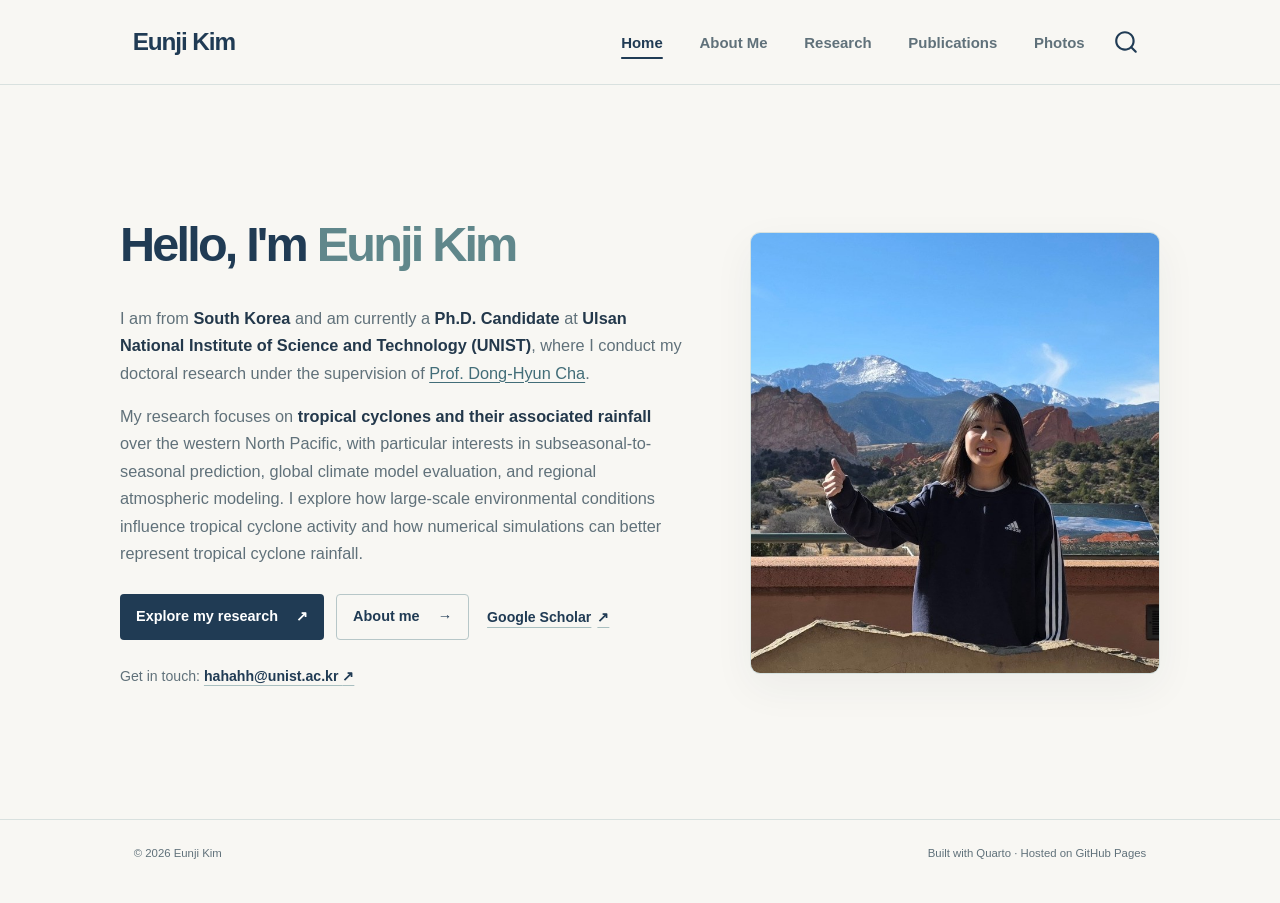
<file: index.html>
<!DOCTYPE html>
<html xmlns="http://www.w3.org/1999/xhtml" lang="en" xml:lang="en"><head>

<meta charset="utf-8">
<meta name="generator" content="quarto-1.11.9">

<meta name="viewport" content="width=device-width, initial-scale=1.0, user-scalable=yes">


<title>Home | Eunji Kim</title>
<style>
/* Default styles provided by pandoc.
** See https://pandoc.org/MANUAL.html#variables-for-html for config info.
*/
span.smallcaps{font-variant: small-caps;}
div.columns{display: flex; gap: 1.5em;}
div.column{flex: auto;}
@media screen {
div.columns{gap: min(4vw, 1.5em);}
div.column{overflow-x: auto;}
}
div.hanging-indent{margin-left: 1.5em; text-indent: -1.5em;}
ul.task-list{list-style: none;}
ul.task-list li input[type="checkbox"] {
  width: 0.8em;
  margin: 0 0.8em 0.2em -1em; /* quarto-specific, see https://github.com/quarto-dev/quarto-cli/issues/4556 */ 
  vertical-align: middle;
}
</style>


<script src="site_libs/quarto-nav/quarto-nav.js"></script>
<script src="site_libs/clipboard/clipboard.min.js"></script>
<script src="site_libs/quarto-search/autocomplete.umd.js"></script>
<script src="site_libs/quarto-search/fuse.min.js"></script>
<script src="site_libs/quarto-search/quarto-search.js"></script>
<meta name="quarto:offset" content="./">
<link href="./images/favicon.svg" rel="icon" type="image/svg+xml">
<script src="site_libs/quarto-html/quarto.js" type="module"></script>
<script src="site_libs/quarto-html/tabsets/tabsets.js" type="module"></script>
<script src="site_libs/quarto-html/scrollable-regions/scrollable-regions.js" type="module"></script>
<script src="site_libs/quarto-html/popper.min.js"></script>
<script src="site_libs/quarto-html/tippy.umd.min.js"></script>
<script src="site_libs/quarto-html/anchor.min.js"></script>
<link href="site_libs/quarto-html/tippy.css" rel="stylesheet">
<link href="site_libs/quarto-html/quarto-syntax-highlighting-63b5708e65d6cd79cd7618c58d0c21e7.css" rel="stylesheet" id="quarto-text-highlighting-styles">
<script src="site_libs/bootstrap/bootstrap.min.js"></script>
<link href="site_libs/bootstrap/bootstrap-icons.css" rel="stylesheet">
<link href="site_libs/bootstrap/bootstrap-195a9284f00966abad9b238e2230b127.min.css" rel="stylesheet" append-hash="true" id="quarto-bootstrap" data-mode="light">
<script id="quarto-search-options" type="application/json">{
  "location": "navbar",
  "copy-button": false,
  "collapse-after": 3,
  "panel-placement": "end",
  "type": "overlay",
  "limit": 50,
  "keyboard-shortcut": [
    "f",
    "/",
    "s"
  ],
  "show-item-context": false,
  "language": {
    "search-no-results-text": "No results",
    "search-matching-documents-text": "matching documents",
    "search-copy-link-title": "Copy link to search",
    "search-hide-matches-text": "Hide additional matches",
    "search-more-match-text": "more match in this document",
    "search-more-matches-text": "more matches in this document",
    "search-clear-button-title": "Clear",
    "search-text-placeholder": "",
    "search-detached-cancel-button-title": "Cancel",
    "search-submit-button-title": "Submit",
    "search-label": "Search"
  }
}</script>
<style>html{ scroll-behavior: smooth; }</style>


<link rel="stylesheet" href="site-theme-v23.css">
<meta property="og:title" content="Home | Eunji Kim">
</head>

<body class="nav-fixed fullcontent quarto-light"><a id="quarto-skip-link" class="visually-hidden-focusable" href="#quarto-content">Skip to main content</a>

<div id="quarto-search-results"></div>
  <header id="quarto-header" class="headroom fixed-top">
    <nav class="navbar navbar-expand-lg " data-bs-theme="dark" aria-label="Site">
      <div class="navbar-container container-fluid">
      <div class="navbar-brand-container mx-auto">
    <a class="navbar-brand" href="./index.html">
    <span class="navbar-title">Eunji Kim</span>
    </a>
  </div>
          <button class="navbar-toggler" type="button" data-bs-toggle="collapse" data-bs-target="#navbarCollapse" aria-controls="navbarCollapse" aria-expanded="false" aria-label="Toggle navigation" onclick="if (window.quartoToggleHeadroom) { window.quartoToggleHeadroom(); }">
  <span class="navbar-toggler-icon"></span>
</button>
          <div class="collapse navbar-collapse" id="navbarCollapse">
            <ul class="navbar-nav navbar-nav-scroll ms-auto">
  <li class="nav-item">
    <a class="nav-link active" href="./index.html" aria-current="page"> 
<span class="menu-text">Home</span></a>
  </li>  
  <li class="nav-item">
    <a class="nav-link" href="./about.html"> 
<span class="menu-text">About Me</span></a>
  </li>  
  <li class="nav-item">
    <a class="nav-link" href="./research.html"> 
<span class="menu-text">Research</span></a>
  </li>  
  <li class="nav-item">
    <a class="nav-link" href="./publications.html"> 
<span class="menu-text">Publications</span></a>
  </li>  
  <li class="nav-item">
    <a class="nav-link" href="./photos.html"> 
<span class="menu-text">Photos</span></a>
  </li>  
</ul>
          </div> <!-- /navcollapse -->
            <div class="quarto-navbar-tools">
</div>
            <div id="quarto-search" class="" title="Search"></div>
      </div> <!-- /container-fluid -->
    </nav>
</header>
<!-- content -->
<div id="quarto-content" class="quarto-container page-layout-custom page-navbar" tabindex="-1">
<!-- sidebar -->
<!-- margin-sidebar -->
<!-- main -->

<header id="title-block-header">
<h1 class="title display-7">Home | Eunji Kim</h1>

</header>


<div role="main">
<div class="site-container hero-only">
<section class="hero" aria-labelledby="hero-title">
  <div class="hero-copy">
    <h1 id="hero-title">Hello, I'm <span class="hero-name">Eunji Kim</span></h1>
    <p class="hero-description">I am from <strong>South Korea</strong> and am currently a <strong>Ph.D. Candidate</strong> at <strong>Ulsan National Institute of Science and Technology (UNIST)</strong>, where I conduct my doctoral research under the supervision of <strong><a class="advisor-link" href="https://dhcha.unist.ac.kr/" target="_blank" rel="noopener noreferrer" aria-label="Prof. Dong-Hyun Cha lab website (opens in a new tab)">Prof. Dong-Hyun Cha</a></strong>.</p>
    <p class="hero-description">My research focuses on <strong>tropical cyclones and their associated rainfall</strong> over the western North Pacific, with particular interests in subseasonal-to-seasonal prediction, global climate model evaluation, and regional atmospheric modeling. I explore how large-scale environmental conditions influence tropical cyclone activity and how numerical simulations can better represent tropical cyclone rainfall.</p>
    <div class="hero-actions">
      <a class="btn-primary-site" href="research.html">Explore my research <span aria-hidden="true">↗</span></a>
      <a class="btn-secondary-site" href="about.html">About me <span aria-hidden="true">→</span></a>
      <a class="btn-scholar-site" href="https://scholar.google.com/citations?user=w1ew_qMAAAAJ&amp;hl=en" target="_blank" rel="noopener noreferrer" aria-label="Open Eunji Kim's Google Scholar profile (opens in a new tab)">Google Scholar <span aria-hidden="true">↗</span></a>
        
</div>
<p class="hero-contact">Get in touch: <a href="mailto:hahahh@unist.ac.kr">hahahh@unist.ac.kr <span aria-hidden="true">↗</span></a></p>
  </div>
  <div class="hero-visual">
    <div class="visual-frame profile-frame"><img src="images/eunji-profile.jpg" alt="Eunji Kim smiling outdoors with mountains behind her" width="700" height="755" fetchpriority="high"></div>
  </div>
</section>
</div>
</div>




<script id="quarto-html-after-body" type="application/javascript">
  window.document.addEventListener("DOMContentLoaded", function (event) {
    const icon = "";
    const anchorJS = new window.AnchorJS();
    anchorJS.options = {
      placement: 'right',
      icon: icon
    };
    anchorJS.add('.anchored');
    const isCodeAnnotation = (el) => {
      for (const clz of el.classList) {
        if (clz.startsWith('code-annotation-')) {                     
          return true;
        }
      }
      return false;
    }
    const onCopySuccess = function(e) {
      // button target
      const button = e.trigger;
      // don't keep focus
      button.blur();
      // flash "checked"
      button.classList.add('code-copy-button-checked');
      var currentTitle = button.getAttribute("title");
      button.setAttribute("title", "Copied!");
      let tooltip;
      if (window.bootstrap) {
        button.setAttribute("data-bs-toggle", "tooltip");
        button.setAttribute("data-bs-placement", "left");
        button.setAttribute("data-bs-title", "Copied!");
        tooltip = new bootstrap.Tooltip(button, 
          { trigger: "manual", 
            customClass: "code-copy-button-tooltip",
            offset: [0, -8]});
        tooltip.show();    
      }
      setTimeout(function() {
        if (tooltip) {
          tooltip.hide();
          button.removeAttribute("data-bs-title");
          button.removeAttribute("data-bs-toggle");
          button.removeAttribute("data-bs-placement");
        }
        button.setAttribute("title", currentTitle);
        button.classList.remove('code-copy-button-checked');
      }, 1000);
      // clear code selection
      e.clearSelection();
    }
    const getTextToCopy = function(trigger) {
      const outerScaffold = trigger.parentElement.cloneNode(true);
      const codeEl = outerScaffold.querySelector('code');
      for (const childEl of codeEl.children) {
        if (isCodeAnnotation(childEl)) {
          childEl.remove();
        }
      }
      return codeEl.innerText;
    }
    const clipboard = new window.ClipboardJS('.code-copy-button:not([data-in-quarto-modal])', {
      text: getTextToCopy
    });
    clipboard.on('success', onCopySuccess);
    if (window.document.getElementById('quarto-embedded-source-code-modal')) {
      const clipboardModal = new window.ClipboardJS('.code-copy-button[data-in-quarto-modal]', {
        text: getTextToCopy,
        container: window.document.getElementById('quarto-embedded-source-code-modal')
      });
      clipboardModal.on('success', onCopySuccess);
    }
      var localhostRegex = new RegExp(/^(?:http|https):\/\/localhost\:?[0-9]*\//);
      var mailtoRegex = new RegExp(/^mailto:/);
        var filterRegex = new RegExp("https:\/\/Eunji-Kim-Atmos\.github\.io\/website\/");
      const newWindowLabel = "(opens in a new tab)";
      const newWindowNoteId = "quarto-ext-newwindow-label";
      // Links reference one hidden label through aria-describedby, so the
      // announcement never changes their accessible name.
      var describeNewWindow = (link) => {
        if (!window.document.getElementById(newWindowNoteId)) {
          var newWindowNote = window.document.createElement("span");
          newWindowNote.id = newWindowNoteId;
          newWindowNote.hidden = true;
          newWindowNote.textContent = newWindowLabel;
          window.document.body.appendChild(newWindowNote);
        }
        var describedBy = (link.getAttribute("aria-describedby") || "").split(/\s+/).filter(Boolean);
        if (!describedBy.includes(newWindowNoteId)) {
          describedBy.push(newWindowNoteId);
          link.setAttribute("aria-describedby", describedBy.join(" "));
        }
      }
      var isInternal = (href) => {
          return filterRegex.test(href) || localhostRegex.test(href) || mailtoRegex.test(href);
      }
      // Inspect non-navigation links and adorn them if external
      window.quartoDecorateExternalLinks = function (root) {
     var links = (root || window.document).querySelectorAll('a[href]:not(.nav-link):not(.navbar-brand):not(.toc-action):not(.sidebar-link):not(.sidebar-item-toggle):not(.pagination-link):not(.no-external):not([aria-hidden]):not(.dropdown-item):not(.quarto-navigation-tool):not(.about-link)');
      for (var i=0; i<links.length; i++) {
        const link = links[i];
        if (!isInternal(link.href)) {
          // undo the damage that might have been done by quarto-nav.js in the case of
          // links that we want to consider external
          if (link.dataset.originalHref !== undefined) {
            link.href = link.dataset.originalHref;
          }
            // target, if specified
            link.setAttribute("target", "_blank");
            if (link.getAttribute("rel") === null) {
              link.setAttribute("rel", "noopener");
            }
            describeNewWindow(link);
          if (!link.classList.contains('no-external-icon')) {
          }
        }
      }
      };
      window.quartoDecorateExternalLinks(window.document);
    // Esc closes the popup (WCAG 1.4.13) and focus leaving both trigger and
    // popup closes it (WCAG 2.4.11); tippy handles neither for interactive popups.
    const hideOnEscAndFocusOut = {
      name: 'hideOnEscAndFocusOut',
      defaultValue: true,
      fn(instance) {
        const dismiss = () => {
          // A show scheduled by the trigger delay would otherwise reopen it
          instance.clearDelayTimeouts();
          instance.hide();
        };
        const onKeyDown = (event) => {
          if (event.key !== 'Escape') {
            return;
          }
          // Keep Esc from also reaching page handlers (e.g. reveal.js overview),
          // except an open reveal.js slide menu, which Esc should close too.
          // The menu handles keys only when its keyboard option is on.
          const menuHandlesEsc = window.Reveal?.getPlugin?.('menu')?.isOpen() &&
            window.Reveal.getConfig().menu?.keyboard !== false;
          if (!menuHandlesEsc) {
            event.stopPropagation();
          }
          if (instance.popper.contains(window.document.activeElement)) {
            // Disabled while refocusing so the focus trigger does not reopen it
            instance.disable();
            instance.reference.focus();
            instance.enable();
          }
          dismiss();
        };
        const onFocusOut = (event) => {
          const target = event.relatedTarget;
          if (target && !instance.reference.contains(target) &&
              !instance.popper.contains(target)) {
            dismiss();
          }
        };
        // On the trigger too: a click trigger (code-annotations: select) has no
        // blur handling. Attached for the instance's lifetime so leaving the
        // trigger also cancels a show still pending on the trigger delay.
        instance.reference.addEventListener('focusout', onFocusOut);
        return {
          onShow() {
            window.document.addEventListener('keydown', onKeyDown, true);
            instance.popper.addEventListener('focusout', onFocusOut);
          },
          onHide() {
            window.document.removeEventListener('keydown', onKeyDown, true);
            instance.popper.removeEventListener('focusout', onFocusOut);
          },
          onDestroy() {
            instance.reference.removeEventListener('focusout', onFocusOut);
          },
        };
      },
    };
    function tippyHover(el, contentFn, onTriggerFn, onUntriggerFn) {
      const config = {
        allowHTML: true,
        maxWidth: 500,
        delay: 100,
        arrow: false,
        appendTo: function(el) {
            return el.parentElement;
        },
        interactive: true,
        interactiveBorder: 10,
        theme: 'quarto',
        placement: 'bottom-start',
        plugins: [hideOnEscAndFocusOut],
      };
      if (contentFn) {
        config.content = contentFn;
      }
      if (onTriggerFn) {
        config.onTrigger = onTriggerFn;
      }
      if (onUntriggerFn) {
        config.onUntrigger = onUntriggerFn;
      }
      window.tippy(el, config); 
    }
    const noterefs = window.document.querySelectorAll('a[role="doc-noteref"]');
    for (var i=0; i<noterefs.length; i++) {
      const ref = noterefs[i];
      tippyHover(ref, function() {
        // use id or data attribute instead here
        let href = ref.getAttribute('data-footnote-href') || ref.getAttribute('href');
        try { href = new URL(href).hash; } catch {}
        const id = href.replace(/^#\/?/, "");
        const note = window.document.getElementById(id);
        if (note) {
          return note.innerHTML;
        } else {
          return "";
        }
      });
    }
    const xrefs = window.document.querySelectorAll('a.quarto-xref');
    const processXRef = (id, note) => {
      // Strip column container classes
      const stripColumnClz = (el) => {
        el.classList.remove("page-full", "page-columns");
        if (el.children) {
          for (const child of el.children) {
            stripColumnClz(child);
          }
        }
      }
      stripColumnClz(note)
      if (id === null || id.startsWith('sec-')) {
        // Special case sections, only their first couple elements
        const container = document.createElement("div");
        if (note.children && note.children.length > 2) {
          container.appendChild(note.children[0].cloneNode(true));
          for (let i = 1; i < note.children.length; i++) {
            const child = note.children[i];
            if (child.tagName === "P" && child.innerText === "") {
              continue;
            } else {
              container.appendChild(child.cloneNode(true));
              break;
            }
          }
          if (window.Quarto?.typesetMath) {
            window.Quarto.typesetMath(container);
          }
          return container.innerHTML
        } else {
          if (window.Quarto?.typesetMath) {
            window.Quarto.typesetMath(note);
          }
          return note.innerHTML;
        }
      } else {
        // Remove any anchor links if they are present
        const anchorLink = note.querySelector('a.anchorjs-link');
        if (anchorLink) {
          anchorLink.remove();
        }
        if (window.Quarto?.typesetMath) {
          window.Quarto.typesetMath(note);
        }
        if (note.classList.contains("callout")) {
          return note.outerHTML;
        } else {
          return note.innerHTML;
        }
      }
    }
    for (var i=0; i<xrefs.length; i++) {
      const xref = xrefs[i];
      tippyHover(xref, undefined, function(instance) {
        instance.disable();
        let url = xref.getAttribute('href');
        let hash = undefined; 
        if (url.startsWith('#')) {
          hash = url;
        } else {
          try { hash = new URL(url).hash; } catch {}
        }
        if (hash) {
          const id = hash.replace(/^#\/?/, "");
          const note = window.document.getElementById(id);
          if (note !== null) {
            try {
              const html = processXRef(id, note.cloneNode(true));
              instance.setContent(html);
            } finally {
              instance.enable();
              instance.show();
            }
          } else {
            // See if we can fetch this
            fetch(url.split('#')[0])
            .then(res => res.text())
            .then(html => {
              const parser = new DOMParser();
              const htmlDoc = parser.parseFromString(html, "text/html");
              const note = htmlDoc.getElementById(id);
              if (note !== null) {
                const html = processXRef(id, note);
                instance.setContent(html);
              } 
            }).finally(() => {
              instance.enable();
              instance.show();
            });
          }
        } else {
          // See if we can fetch a full url (with no hash to target)
          // This is a special case and we should probably do some content thinning / targeting
          fetch(url)
          .then(res => res.text())
          .then(html => {
            const parser = new DOMParser();
            const htmlDoc = parser.parseFromString(html, "text/html");
            const note = htmlDoc.querySelector('main.content');
            if (note !== null) {
              // This should only happen for chapter cross references
              // (since there is no id in the URL)
              // remove the first header
              if (note.children.length > 0 && note.children[0].tagName === "HEADER") {
                note.children[0].remove();
              }
              const html = processXRef(null, note);
              instance.setContent(html);
            } 
          }).finally(() => {
            instance.enable();
            instance.show();
          });
        }
      }, function(instance) {
      });
    }
        let selectedAnnoteEl;
        const selectorForAnnotation = ( cell, annotation) => {
          let cellAttr = 'data-code-cell="' + cell + '"';
          let lineAttr = 'data-code-annotation="' +  annotation + '"';
          const selector = 'span[' + cellAttr + '][' + lineAttr + ']';
          return selector;
        }
        const selectCodeLines = (annoteEl) => {
          const doc = window.document;
          const targetCell = annoteEl.getAttribute("data-target-cell");
          const targetAnnotation = annoteEl.getAttribute("data-target-annotation");
          const annoteSpan = window.document.querySelector(selectorForAnnotation(targetCell, targetAnnotation));
          const lines = annoteSpan.getAttribute("data-code-lines").split(",");
          const lineIds = lines.map((line) => {
            return targetCell + "-" + line;
          })
          // Each band is positioned against its own containing block, which is
          // not the offsetParent of the lines, so place it from client rects.
          const placeBand = (band, firstEl, lastEl, codeBlock) => {
            const container = band.offsetParent;
            if (container === null) {
              return;
            }
            const containerRect = container.getBoundingClientRect();
            // Reveal.js scales slides with a transform, so convert client
            // pixels back to the CSS pixels of the container.
            const scale = containerRect.height / container.offsetHeight || 1;
            const firstRect = firstEl.getBoundingClientRect();
            const lastRect = lastEl.getBoundingClientRect();
            const top = (firstRect.top - containerRect.top) / scale - container.clientTop + container.scrollTop;
            const height = (lastRect.bottom - firstRect.top) / scale;
            band.style.top = top - 2 + "px";
            band.style.height = height + 4 + "px";
            if (codeBlock) {
              // Without the copy button wrapper, the containing block is wider
              // than the code block, so span the code block explicitly.
              const blockRect = codeBlock.getBoundingClientRect();
              band.style.left = (blockRect.left - containerRect.left) / scale - container.clientLeft + container.scrollLeft + "px";
              band.style.width = blockRect.width / scale + "px";
            }
          };
          if (lineIds.length > 0) {
            const el = window.document.getElementById(lineIds[0]);
            const lastEl = window.document.getElementById(lineIds[lineIds.length - 1]);
            const parent = el.parentElement.parentElement;
            // cook up a div (if necessary) and position it
            let div = window.document.getElementById("code-annotation-line-highlight");
            if (div === null) {
              div = window.document.createElement("div");
              div.setAttribute("id", "code-annotation-line-highlight");
              div.style.position = 'absolute';
              parent.appendChild(div);
            }
            placeBand(div, el, lastEl, parent.closest("div.sourceCode") || parent);
            let gutterDiv = window.document.getElementById("code-annotation-line-highlight-gutter");
            if (gutterDiv === null) {
              gutterDiv = window.document.createElement("div");
              gutterDiv.setAttribute("id", "code-annotation-line-highlight-gutter");
              gutterDiv.style.position = 'absolute';
              const codeCell = window.document.getElementById(targetCell);
              const gutter = codeCell.querySelector('.code-annotation-gutter');
              gutter.appendChild(gutterDiv);
            }
            placeBand(gutterDiv, el, lastEl);
            selectedAnnoteEl = annoteEl;
          }
        };
        const unselectCodeLines = () => {
          const elementsIds = ["code-annotation-line-highlight", "code-annotation-line-highlight-gutter"];
          elementsIds.forEach((elId) => {
            const div = window.document.getElementById(elId);
            if (div) {
              div.remove();
            }
          });
          selectedAnnoteEl = undefined;
        };
          // Handle positioning of the toggle
      window.addEventListener(
        "resize",
        throttle(() => {
          elRect = undefined;
          if (selectedAnnoteEl) {
            selectCodeLines(selectedAnnoteEl);
          }
        }, 10)
      );
      function throttle(fn, ms) {
      let throttle = false;
      let timer;
        return (...args) => {
          if(!throttle) { // first call gets through
              fn.apply(this, args);
              throttle = true;
          } else { // all the others get throttled
              if(timer) clearTimeout(timer); // cancel #2
              timer = setTimeout(() => {
                fn.apply(this, args);
                timer = throttle = false;
              }, ms);
          }
        };
      }
        // Attach click handler to the DT
        const annoteDls = window.document.querySelectorAll('dt[data-target-cell]');
        for (const annoteDlNode of annoteDls) {
          annoteDlNode.addEventListener('click', (event) => {
            const clickedEl = event.target;
            if (clickedEl !== selectedAnnoteEl) {
              unselectCodeLines();
              const activeEl = window.document.querySelector('dt[data-target-cell].code-annotation-active');
              if (activeEl) {
                activeEl.classList.remove('code-annotation-active');
              }
              selectCodeLines(clickedEl);
              clickedEl.classList.add('code-annotation-active');
            } else {
              // Unselect the line
              unselectCodeLines();
              clickedEl.classList.remove('code-annotation-active');
            }
          });
        }
    const findCites = (el) => {
      const parentEl = el.parentElement;
      if (parentEl) {
        const cites = parentEl.dataset.cites;
        if (cites) {
          return {
            el,
            cites: cites.split(' ')
          };
        } else {
          return findCites(el.parentElement)
        }
      } else {
        return undefined;
      }
    };
    var bibliorefs = window.document.querySelectorAll('a[role="doc-biblioref"]');
    for (var i=0; i<bibliorefs.length; i++) {
      const ref = bibliorefs[i];
      const citeInfo = findCites(ref);
      if (citeInfo) {
        tippyHover(citeInfo.el, function() {
          var popup = window.document.createElement('div');
          citeInfo.cites.forEach(function(cite) {
            var citeDiv = window.document.createElement('div');
            citeDiv.classList.add('hanging-indent');
            citeDiv.classList.add('csl-entry');
            var biblioDiv = window.document.getElementById('ref-' + cite);
            if (biblioDiv) {
              citeDiv.innerHTML = biblioDiv.innerHTML;
            }
            popup.appendChild(citeDiv);
          });
          return popup.innerHTML;
        });
      }
    }
  });
  </script>
  <script type="application/javascript">
  window.quartoScrollableRegionsLabels = {"code":"Scrollable code","output":"Scrollable output"};
  </script>
</div> <!-- /content -->
<footer class="footer">
  <div class="nav-footer">
    <div class="nav-footer-left">
<p>© 2026 Eunji Kim</p>
</div>   
    <div class="nav-footer-center">
      &nbsp;
    </div>
    <div class="nav-footer-right">
<p>Built with Quarto · Hosted on GitHub Pages</p>
</div>
  </div>
</footer>




<script src="site_libs/quarto-html/zenscroll-min.js"></script>
</body></html>
</file>
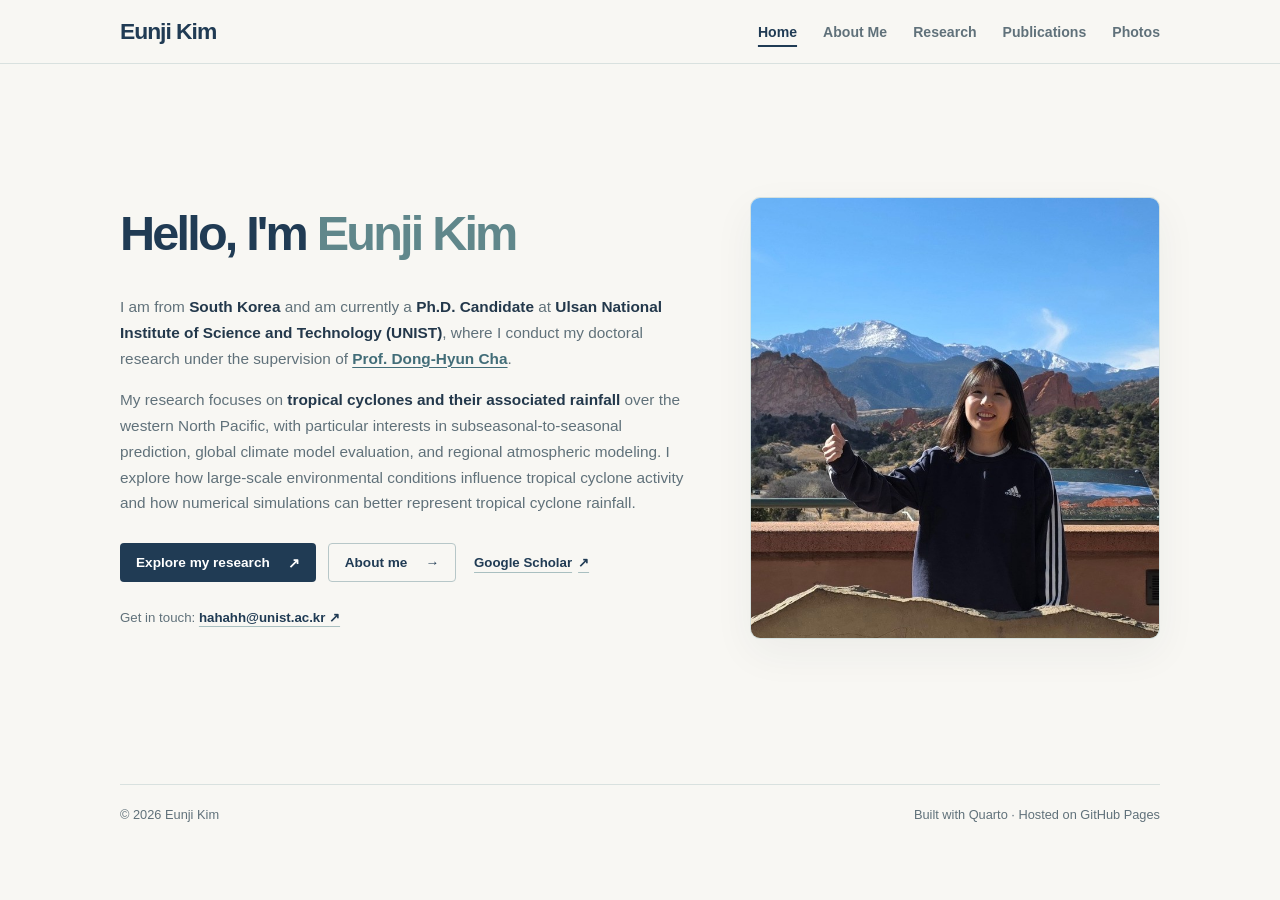
<file: preview/index.html>
<!DOCTYPE html>

<html lang="en"><head><meta charset="utf-8"/><meta content="width=device-width, initial-scale=1" name="viewport"/><meta content="Eunji Kim — Ph.D. Candidate at UNIST researching tropical cyclone rainfall and climate prediction" name="description"/><title>Home | Eunji Kim</title><link href="site-theme-v23.css" rel="stylesheet"/><link href="images/favicon.svg" rel="icon" type="image/svg+xml"/></head><body><nav aria-label="Main navigation" class="navbar"><div class="site-container nav-preview-inner"><a class="navbar-brand" href="index.html">Eunji Kim</a><button aria-controls="preview-links" aria-expanded="false" aria-label="Toggle navigation" class="mobile-nav-button" type="button">☰</button><div class="preview-links" id="preview-links"><a class="active" href="index.html">Home</a><a class="" href="about.html">About Me</a><a class="" href="research.html">Research</a><a class="" href="publications.html">Publications</a><a class="" href="photos.html">Photos</a></div></div></nav><main id="main-content">
<div class="site-container hero-only">
<section aria-labelledby="hero-title" class="hero">
<div class="hero-copy">
<h1 id="hero-title">Hello, I'm <span class="hero-name">Eunji Kim</span></h1>
<p class="hero-description">I am from <strong>South Korea</strong> and am currently a <strong>Ph.D. Candidate</strong> at <strong>Ulsan National Institute of Science and Technology (UNIST)</strong>, where I conduct my doctoral research under the supervision of <strong><a class="advisor-link" href="https://dhcha.unist.ac.kr/" target="_blank" rel="noopener noreferrer" aria-label="Prof. Dong-Hyun Cha lab website (opens in a new tab)">Prof. Dong-Hyun Cha</a></strong>.</p>
<p class="hero-description">My research focuses on <strong>tropical cyclones and their associated rainfall</strong> over the western North Pacific, with particular interests in subseasonal-to-seasonal prediction, global climate model evaluation, and regional atmospheric modeling. I explore how large-scale environmental conditions influence tropical cyclone activity and how numerical simulations can better represent tropical cyclone rainfall.</p>
<div class="hero-actions">
<a class="btn-primary-site" href="research.html">Explore my research <span aria-hidden="true">↗</span></a>
<a class="btn-secondary-site" href="about.html">About me <span aria-hidden="true">→</span></a>
<a aria-label="Open Eunji Kim's Google Scholar profile (opens in a new tab)" class="btn-scholar-site" href="https://scholar.google.com/citations?user=w1ew_qMAAAAJ&amp;hl=en" rel="noopener noreferrer" target="_blank">Google Scholar <span aria-hidden="true">↗</span></a>

</div>
<p class="hero-contact">Get in touch: <a href="mailto:hahahh@unist.ac.kr">hahahh@unist.ac.kr <span aria-hidden="true">↗</span></a></p>
</div>
<div class="hero-visual">
<div class="visual-frame profile-frame"><img alt="Eunji Kim smiling outdoors with mountains behind her" fetchpriority="high" height="755" src="images/eunji-profile.jpg" width="700"/></div>
</div>
</section>
</div></main><footer class="preview-footer site-container"><span>© 2026 Eunji Kim</span><span>Built with Quarto · Hosted on GitHub Pages</span></footer><script>const b=document.querySelector('.mobile-nav-button');const links=document.querySelector('.preview-links');b.addEventListener('click',()=>{const open=links.classList.toggle('open');b.setAttribute('aria-expanded',String(open));});</script></body></html>
</file>
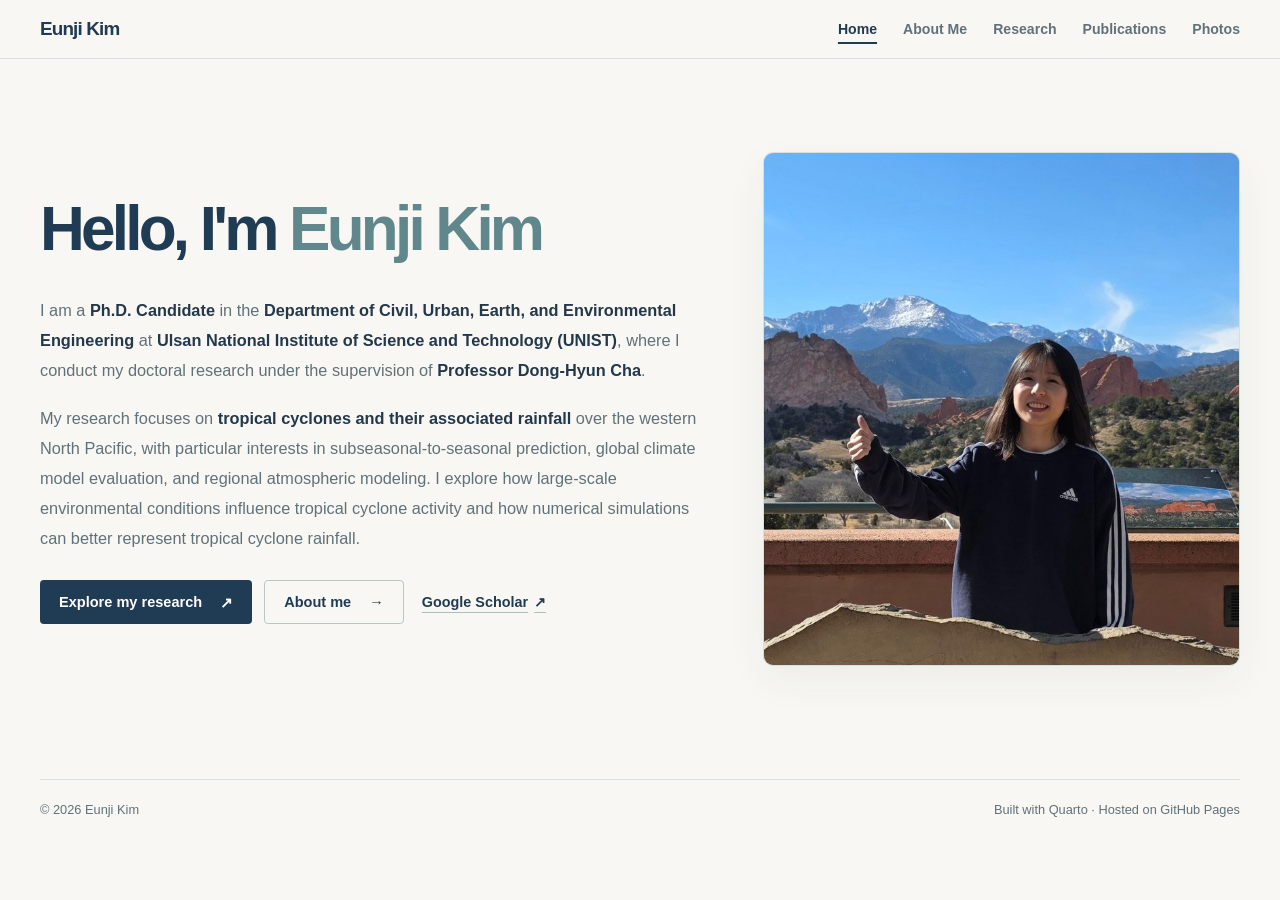
<file: eunji-academic-website-v7/eunji-academic-website-v7/preview/index.html>
<!DOCTYPE html>

<html lang="en"><head><meta charset="utf-8"/><meta content="width=device-width, initial-scale=1" name="viewport"/><meta content="Eunji Kim — Ph.D. Candidate at UNIST researching tropical cyclone rainfall and climate prediction" name="description"/><title>Home | Eunji Kim</title><link href="styles.css" rel="stylesheet"/><link href="images/favicon.svg" rel="icon" type="image/svg+xml"/></head><body><nav aria-label="Main navigation" class="navbar"><div class="site-container nav-preview-inner"><a class="navbar-brand" href="index.html">Eunji Kim</a><button aria-controls="preview-links" aria-expanded="false" aria-label="Toggle navigation" class="mobile-nav-button" type="button">☰</button><div class="preview-links" id="preview-links"><a class="active" href="index.html">Home</a><a class="" href="about.html">About Me</a><a class="" href="research.html">Research</a><a class="" href="publications.html">Publications</a><a class="" href="photos.html">Photos</a></div></div></nav><main id="main-content">
<div class="site-container hero-only">
<section aria-labelledby="hero-title" class="hero">
<div class="hero-copy">
<h1 id="hero-title">Hello, I'm <span class="hero-name">Eunji Kim</span></h1>
<p class="hero-description">I am a <strong>Ph.D. Candidate</strong> in the <strong>Department of Civil, Urban, Earth, and Environmental Engineering</strong> at <strong>Ulsan National Institute of Science and Technology (UNIST)</strong>, where I conduct my doctoral research under the supervision of <strong>Professor Dong-Hyun Cha</strong>.</p>
<p class="hero-description">My research focuses on <strong>tropical cyclones and their associated rainfall</strong> over the western North Pacific, with particular interests in subseasonal-to-seasonal prediction, global climate model evaluation, and regional atmospheric modeling. I explore how large-scale environmental conditions influence tropical cyclone activity and how numerical simulations can better represent tropical cyclone rainfall.</p>
<div class="hero-actions">
<a class="btn-primary-site" href="research.html">Explore my research <span aria-hidden="true">↗</span></a>
<a class="btn-secondary-site" href="about.html">About me <span aria-hidden="true">→</span></a>
<a aria-label="Open Eunji Kim's Google Scholar profile (opens in a new tab)" class="btn-scholar-site" href="https://scholar.google.com/citations?user=w1ew_qMAAAAJ&amp;hl=en" rel="noopener noreferrer" target="_blank">Google Scholar <span aria-hidden="true">↗</span></a>
</div>
</div>
<div class="hero-visual">
<div class="visual-frame profile-frame"><img alt="Eunji Kim smiling outdoors with mountains behind her" fetchpriority="high" height="755" src="images/eunji-profile.jpg" width="700"/></div>
</div>
</section>
</div></main><footer class="preview-footer site-container"><span>© 2026 Eunji Kim</span><span>Built with Quarto · Hosted on GitHub Pages</span></footer><script>const b=document.querySelector('.mobile-nav-button');const links=document.querySelector('.preview-links');b.addEventListener('click',()=>{const open=links.classList.toggle('open');b.setAttribute('aria-expanded',String(open));});</script></body></html>
</file>
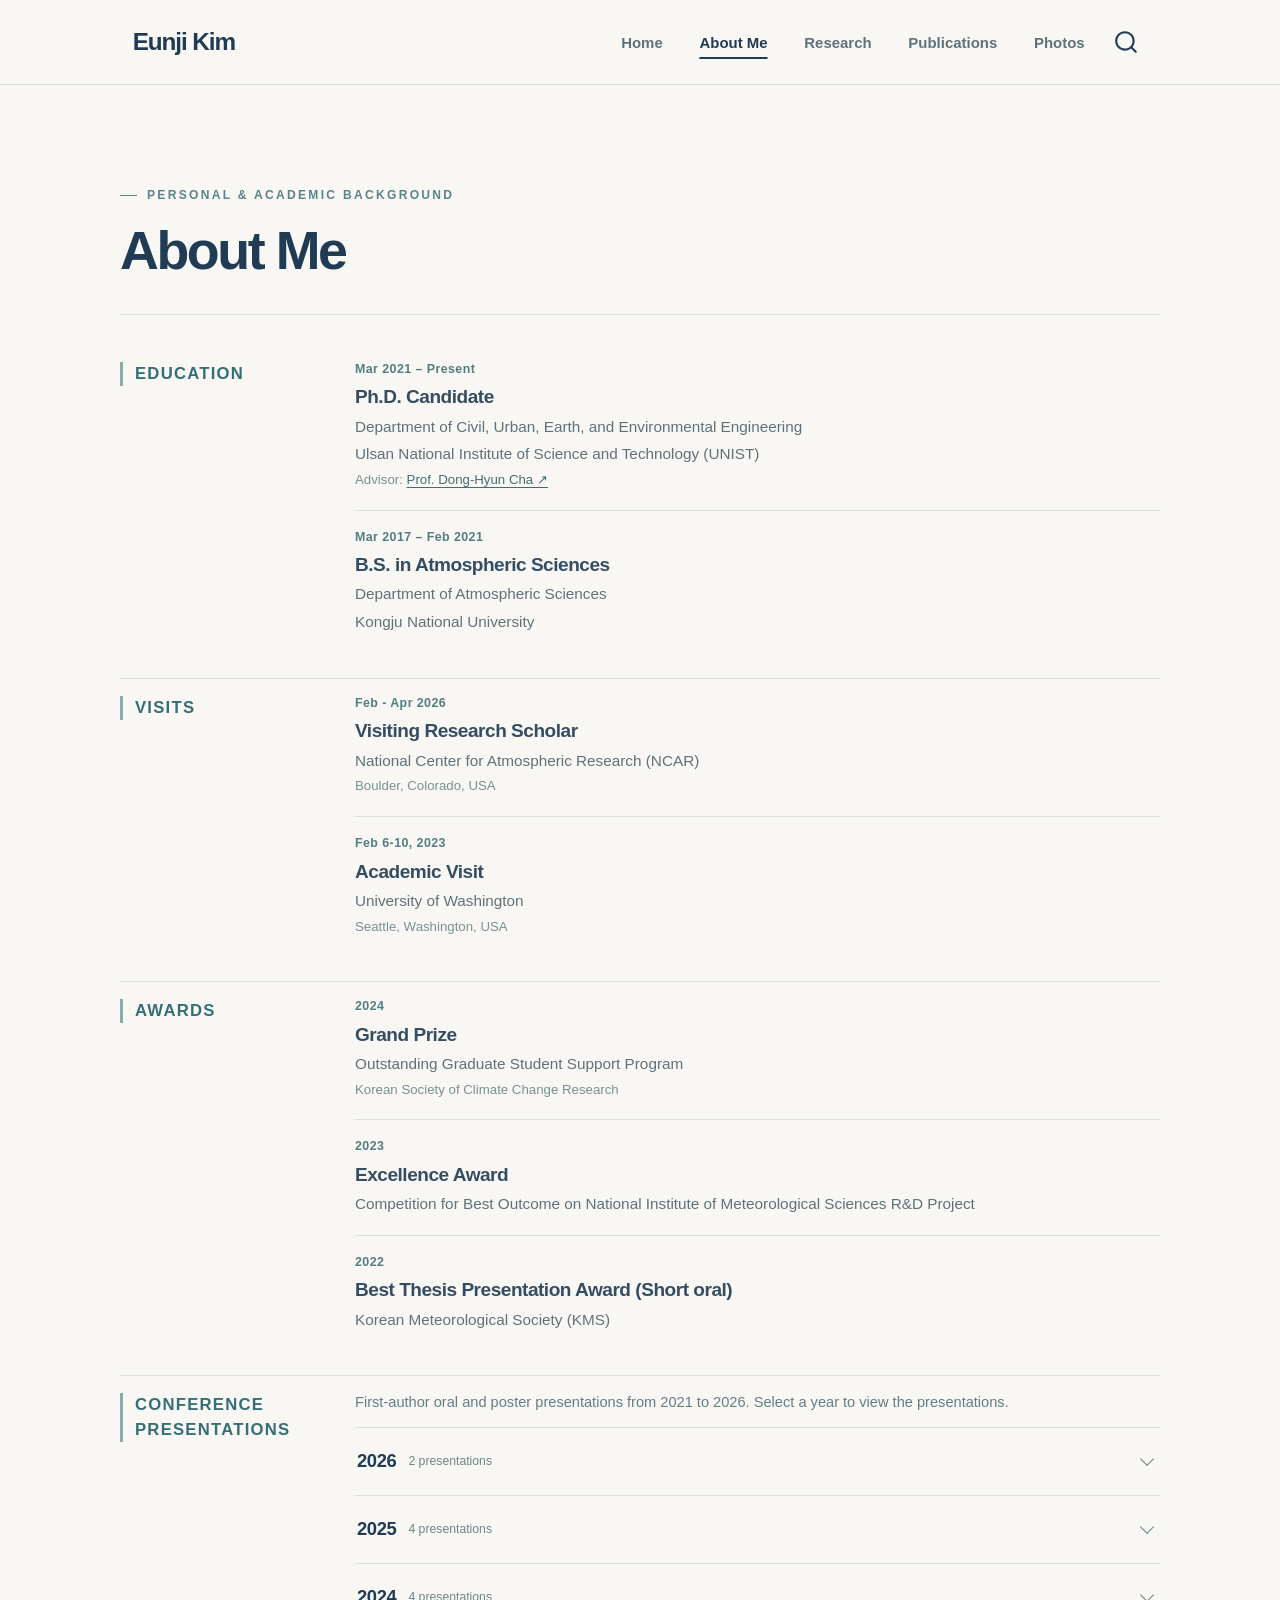
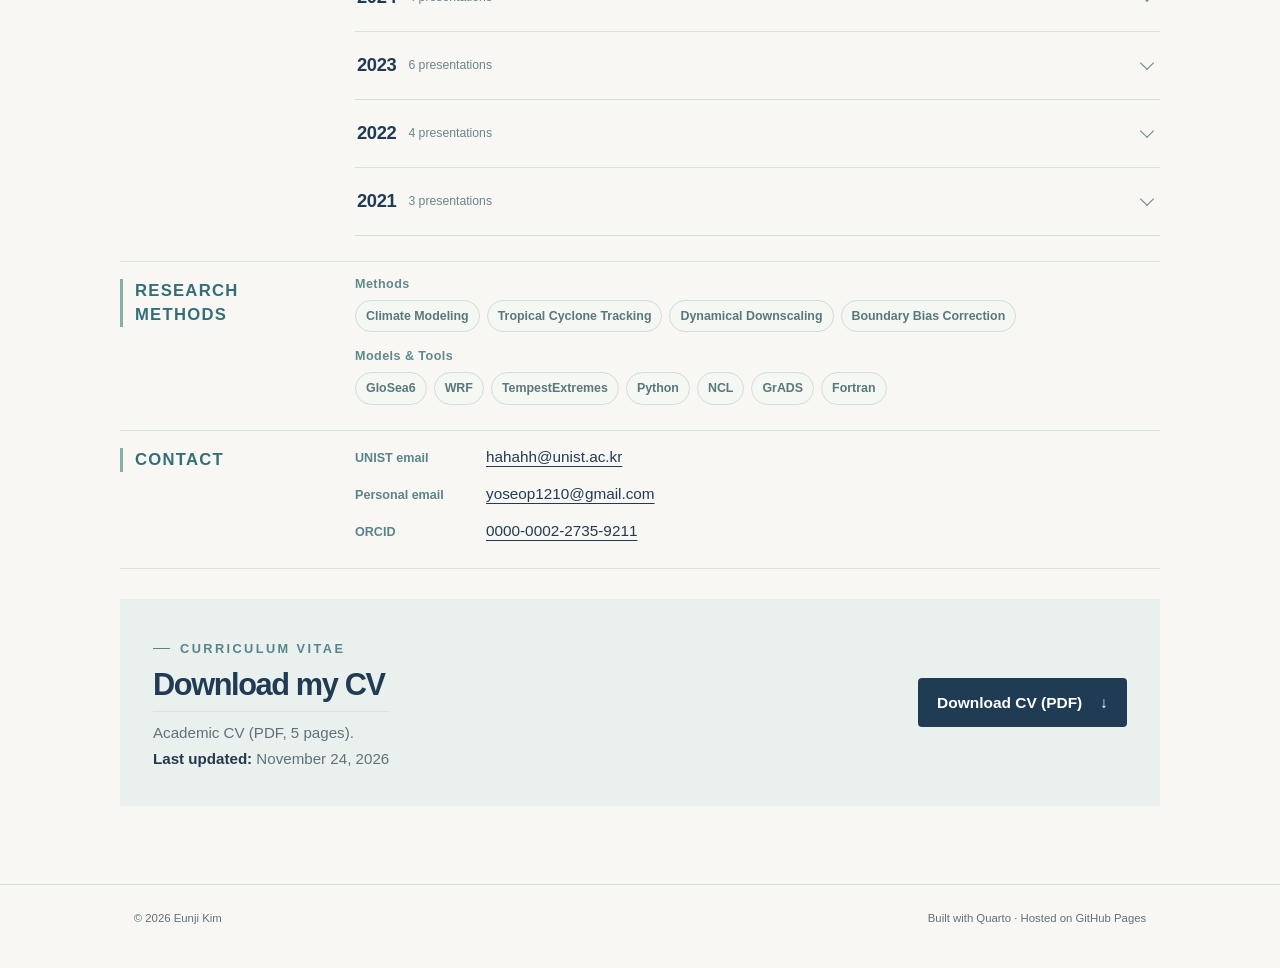
<file: about.html>
<!DOCTYPE html>
<html xmlns="http://www.w3.org/1999/xhtml" lang="en" xml:lang="en"><head>

<meta charset="utf-8">
<meta name="generator" content="quarto-1.11.9">

<meta name="viewport" content="width=device-width, initial-scale=1.0, user-scalable=yes">


<title>About Me | Eunji Kim</title>
<style>
/* Default styles provided by pandoc.
** See https://pandoc.org/MANUAL.html#variables-for-html for config info.
*/
span.smallcaps{font-variant: small-caps;}
div.columns{display: flex; gap: 1.5em;}
div.column{flex: auto;}
@media screen {
div.columns{gap: min(4vw, 1.5em);}
div.column{overflow-x: auto;}
}
div.hanging-indent{margin-left: 1.5em; text-indent: -1.5em;}
ul.task-list{list-style: none;}
ul.task-list li input[type="checkbox"] {
  width: 0.8em;
  margin: 0 0.8em 0.2em -1em; /* quarto-specific, see https://github.com/quarto-dev/quarto-cli/issues/4556 */ 
  vertical-align: middle;
}
</style>


<script src="site_libs/quarto-nav/quarto-nav.js"></script>
<script src="site_libs/clipboard/clipboard.min.js"></script>
<script src="site_libs/quarto-search/autocomplete.umd.js"></script>
<script src="site_libs/quarto-search/fuse.min.js"></script>
<script src="site_libs/quarto-search/quarto-search.js"></script>
<meta name="quarto:offset" content="./">
<link href="./images/favicon.svg" rel="icon" type="image/svg+xml">
<script src="site_libs/quarto-html/quarto.js" type="module"></script>
<script src="site_libs/quarto-html/tabsets/tabsets.js" type="module"></script>
<script src="site_libs/quarto-html/scrollable-regions/scrollable-regions.js" type="module"></script>
<script src="site_libs/quarto-html/popper.min.js"></script>
<script src="site_libs/quarto-html/tippy.umd.min.js"></script>
<script src="site_libs/quarto-html/anchor.min.js"></script>
<link href="site_libs/quarto-html/tippy.css" rel="stylesheet">
<link href="site_libs/quarto-html/quarto-syntax-highlighting-63b5708e65d6cd79cd7618c58d0c21e7.css" rel="stylesheet" id="quarto-text-highlighting-styles">
<script src="site_libs/bootstrap/bootstrap.min.js"></script>
<link href="site_libs/bootstrap/bootstrap-icons.css" rel="stylesheet">
<link href="site_libs/bootstrap/bootstrap-195a9284f00966abad9b238e2230b127.min.css" rel="stylesheet" append-hash="true" id="quarto-bootstrap" data-mode="light">
<script id="quarto-search-options" type="application/json">{
  "location": "navbar",
  "copy-button": false,
  "collapse-after": 3,
  "panel-placement": "end",
  "type": "overlay",
  "limit": 50,
  "keyboard-shortcut": [
    "f",
    "/",
    "s"
  ],
  "show-item-context": false,
  "language": {
    "search-no-results-text": "No results",
    "search-matching-documents-text": "matching documents",
    "search-copy-link-title": "Copy link to search",
    "search-hide-matches-text": "Hide additional matches",
    "search-more-match-text": "more match in this document",
    "search-more-matches-text": "more matches in this document",
    "search-clear-button-title": "Clear",
    "search-text-placeholder": "",
    "search-detached-cancel-button-title": "Cancel",
    "search-submit-button-title": "Submit",
    "search-label": "Search"
  }
}</script>
<style>html{ scroll-behavior: smooth; }</style>


<link rel="stylesheet" href="site-theme-v23.css">
<meta property="og:title" content="About Me | Eunji Kim">
</head>

<body class="nav-fixed fullcontent quarto-light"><a id="quarto-skip-link" class="visually-hidden-focusable" href="#quarto-content">Skip to main content</a>

<div id="quarto-search-results"></div>
  <header id="quarto-header" class="headroom fixed-top">
    <nav class="navbar navbar-expand-lg " data-bs-theme="dark" aria-label="Site">
      <div class="navbar-container container-fluid">
      <div class="navbar-brand-container mx-auto">
    <a class="navbar-brand" href="./index.html">
    <span class="navbar-title">Eunji Kim</span>
    </a>
  </div>
          <button class="navbar-toggler" type="button" data-bs-toggle="collapse" data-bs-target="#navbarCollapse" aria-controls="navbarCollapse" aria-expanded="false" aria-label="Toggle navigation" onclick="if (window.quartoToggleHeadroom) { window.quartoToggleHeadroom(); }">
  <span class="navbar-toggler-icon"></span>
</button>
          <div class="collapse navbar-collapse" id="navbarCollapse">
            <ul class="navbar-nav navbar-nav-scroll ms-auto">
  <li class="nav-item">
    <a class="nav-link" href="./index.html"> 
<span class="menu-text">Home</span></a>
  </li>  
  <li class="nav-item">
    <a class="nav-link active" href="./about.html" aria-current="page"> 
<span class="menu-text">About Me</span></a>
  </li>  
  <li class="nav-item">
    <a class="nav-link" href="./research.html"> 
<span class="menu-text">Research</span></a>
  </li>  
  <li class="nav-item">
    <a class="nav-link" href="./publications.html"> 
<span class="menu-text">Publications</span></a>
  </li>  
  <li class="nav-item">
    <a class="nav-link" href="./photos.html"> 
<span class="menu-text">Photos</span></a>
  </li>  
</ul>
          </div> <!-- /navcollapse -->
            <div class="quarto-navbar-tools">
</div>
            <div id="quarto-search" class="" title="Search"></div>
      </div> <!-- /container-fluid -->
    </nav>
</header>
<!-- content -->
<div id="quarto-content" class="quarto-container page-layout-custom page-navbar" tabindex="-1">
<!-- sidebar -->
<!-- margin-sidebar -->
<!-- main -->

<header id="title-block-header">
<h1 class="title display-7">About Me | Eunji Kim</h1>

</header>


<div role="main">
<div class="site-container page-shell about-page">
<header class="page-hero"><div class="kicker">Personal &amp; academic background</div><h1>About Me</h1></header>
<div class="about-sections">
<section class="cv-section" id="education">
  <h2>Education</h2>
  <div class="cv-items">
    <div class="cv-entry">
      <span class="cv-period">Mar 2021 – Present</span>
      <h3>Ph.D. Candidate</h3>
      <p>Department of Civil, Urban, Earth, and Environmental Engineering</p>
      <p>Ulsan National Institute of Science and Technology (UNIST)</p>
      <p class="cv-note">Advisor: <a class="advisor-link" href="https://scholar.google.com/citations?user=1NXNPmUAAAAJ&amp;hl=en" target="_blank" rel="noopener noreferrer" aria-label="Prof. Dong-Hyun Cha Google Scholar (opens in a new tab)">Prof. Dong-Hyun Cha ↗</a></p>
    </div>
    <div class="cv-entry">
      <span class="cv-period">Mar 2017 – Feb 2021</span>
      <h3>B.S. in Atmospheric Sciences</h3>
      <p>Department of Atmospheric Sciences</p>
      <p>Kongju National University</p>
    </div>
  </div>
</section>
<section class="cv-section" id="academic-visits">
  <h2>Visits</h2>
  <div class="cv-items">
    <div class="cv-entry"><span class="cv-period">Feb - Apr 2026</span><h3>Visiting Research Scholar</h3><p>National Center for Atmospheric Research (NCAR)</p><p class="cv-note">Boulder, Colorado, USA</p></div>
    <div class="cv-entry"><span class="cv-period">Feb 6-10, 2023</span><h3>Academic Visit</h3><p>University of Washington</p><p class="cv-note">Seattle, Washington, USA</p></div>
  </div>
</section>
<section class="cv-section" id="awards">
  <h2>Awards</h2>
  <div class="cv-items">
    <div class="cv-entry award-entry">
      <span class="cv-period">2024</span>
      <h3>Grand Prize</h3>
      <p>Outstanding Graduate Student Support Program</p>
      <p class="cv-note">Korean Society of Climate Change Research</p>
    </div>
    <div class="cv-entry award-entry">
      <span class="cv-period">2023</span>
      <h3>Excellence Award</h3>
      <p>Competition for Best Outcome on National Institute of Meteorological Sciences R&amp;D Project</p>
    </div>
    <div class="cv-entry award-entry">
      <span class="cv-period">2022</span>
      <h3>Best Thesis Presentation Award (Short oral)</h3>
      <p>Korean Meteorological Society (KMS)</p>
    </div>
  </div>
</section>
<section class="cv-section" id="presentations" aria-labelledby="presentations-title">
  <h2 id="presentations-title">Conference Presentations</h2>
  <div class="presentation-years">
    <p class="presentation-intro">First-author oral and poster presentations from 2021 to 2026. Select a year to view the presentations.</p>
    <details class="presentation-year">
      <summary><span class="presentation-year-label">2026</span><span class="presentation-count">2 presentations</span><span class="presentation-toggle" aria-hidden="true"></span></summary>
      <ol class="presentation-list">
      <li class="presentation-item">
        <h3 class="presentation-title" lang="en">Subseasonal Predictability of Tropical Cyclone Rainfall over the Western North Pacific in GloSea6</h3>
        <div class="presentation-meta"><span class="presentation-venue">AOGS 2026</span><span class="presentation-kind">Poster</span></div>
      </li>
      <li class="presentation-item">
        <h3 class="presentation-title" lang="en">Improving Simulations of Tropical Cyclone Rainfall over the Western North Pacific through Dynamical Downscaling with Boundary Condition Bias Correction</h3>
        <div class="presentation-meta"><span class="presentation-venue">2026 Korean Meteorological Society Autumn Meeting</span><span class="presentation-kind">Oral</span></div>
      </li>
      </ol>
    </details>
    <details class="presentation-year">
      <summary><span class="presentation-year-label">2025</span><span class="presentation-count">4 presentations</span><span class="presentation-toggle" aria-hidden="true"></span></summary>
      <ol class="presentation-list">
      <li class="presentation-item">
        <h3 class="presentation-title" lang="en">Subseasonal Activities of Tropical Cyclones over the Western North Pacific in GloSea6</h3>
        <div class="presentation-meta"><span class="presentation-venue">EGU 2025</span><span class="presentation-kind">Poster</span></div>
      </li>
      <li class="presentation-item">
        <h3 class="presentation-title" lang="en">Analysis of Simulated Future Tropical Cyclone Activity Using a Multi-GCM–RCM Ensemble</h3>
        <div class="presentation-meta"><span class="presentation-venue">2025 Korean Meteorological Society Spring Meeting</span><span class="presentation-kind">Oral</span></div>
      </li>
      <li class="presentation-item">
        <h3 class="presentation-title" lang="en">Evaluation of Tropical Cyclone Rainfall Simulation over the Western North Pacific in GloSea6</h3>
        <div class="presentation-meta"><span class="presentation-venue">AOGS 2025</span><span class="presentation-kind">Oral</span></div>
      </li>
      <li class="presentation-item">
        <h3 class="presentation-title" lang="en">Evaluation of Tropical Cyclone-Associated Rainfall Simulated by GloSea6 over the Western North Pacific</h3>
        <div class="presentation-meta"><span class="presentation-venue">2025 Korean Meteorological Society Autumn Meeting</span><span class="presentation-kind">Oral</span></div>
      </li>
      </ol>
    </details>
    <details class="presentation-year">
      <summary><span class="presentation-year-label">2024</span><span class="presentation-count">4 presentations</span><span class="presentation-toggle" aria-hidden="true"></span></summary>
      <ol class="presentation-list">
      <li class="presentation-item">
        <h3 class="presentation-title" lang="en">Analysis of Intraseasonal Tropical Cyclone Activity over the Western North Pacific Using GloSea6</h3>
        <div class="presentation-meta"><span class="presentation-venue">2024 Korean Society of Climate Change Research Spring Conference</span><span class="presentation-kind">Oral</span></div>
      </li>
      <li class="presentation-item">
        <h3 class="presentation-title" lang="en">Tropical Cyclone Activities over the Western North Pacific in Subseasonal Forecast of GloSea6</h3>
        <div class="presentation-meta"><span class="presentation-venue">AOGS 2024</span><span class="presentation-kind">Oral</span></div>
      </li>
      <li class="presentation-item">
        <h3 class="presentation-title" lang="en">Analysis of Simulated Intraseasonal Tropical Cyclone Genesis in GloSea6</h3>
        <div class="presentation-meta"><span class="presentation-venue">2024 Korean Meteorological Society Autumn Meeting</span><span class="presentation-kind">Oral</span></div>
      </li>
      <li class="presentation-item">
        <h3 class="presentation-title" lang="en">Analysis of Future Tropical Cyclone Activity Using a Multi-GCM–RCM Ensemble</h3>
        <div class="presentation-meta"><span class="presentation-venue">2024 Korean Society of Climate Change Research Autumn Conference</span><span class="presentation-kind">Oral</span></div>
      </li>
      </ol>
    </details>
    <details class="presentation-year">
      <summary><span class="presentation-year-label">2023</span><span class="presentation-count">6 presentations</span><span class="presentation-toggle" aria-hidden="true"></span></summary>
      <ol class="presentation-list">
      <li class="presentation-item">
        <h3 class="presentation-title" lang="en">Analysis of Simulated Future Tropical Cyclone Activity under SSP Scenarios Using a Multi-Regional Climate Model Ensemble</h3>
        <div class="presentation-meta"><span class="presentation-venue">2023 Korean Meteorological Society Spring Meeting</span><span class="presentation-kind">Oral</span></div>
      </li>
      <li class="presentation-item">
        <h3 class="presentation-title" lang="en">Future Characteristics of Tropical Cyclones over the CORDEX East Asia Domain in Multi-RCMs under the SSP Scenarios</h3>
        <div class="presentation-meta"><span class="presentation-venue">EGU 2023</span><span class="presentation-kind">Oral</span></div>
      </li>
      <li class="presentation-item">
        <h3 class="presentation-title" lang="en">Analysis of Landfalling Tropical Cyclone Simulations in CORDEX-East Asia Regional Climate Models under SSP Scenarios</h3>
        <div class="presentation-meta"><span class="presentation-venue">2023 Korean Society of Climate Change Research Spring Conference</span><span class="presentation-kind">Oral</span></div>
      </li>
      <li class="presentation-item">
        <h3 class="presentation-title" lang="en">Future Activities of Tropical Cyclone under the SSP Scenarios Using Multi-RCMs</h3>
        <div class="presentation-meta"><span class="presentation-venue">AOGS 2023</span><span class="presentation-kind">Oral</span></div>
      </li>
      <li class="presentation-item">
        <h3 class="presentation-title" lang="en">Future Characteristics of Tropical Cyclones under the SSP Scenarios over the CORDEX-East Asia Domain Using Multi-RCMs</h3>
        <div class="presentation-meta"><span class="presentation-venue">ICRC-CORDEX 2023</span><span class="presentation-kind">Poster</span></div>
      </li>
      <li class="presentation-item">
        <h3 class="presentation-title" lang="en">Analysis of Future Tropical Cyclone Activity Using a Multi-Regional Climate Model Ensemble Driven by CMIP5 and CMIP6</h3>
        <div class="presentation-meta"><span class="presentation-venue">2023 Korean Meteorological Society Autumn Meeting</span><span class="presentation-kind">Oral</span></div>
      </li>
      </ol>
    </details>
    <details class="presentation-year">
      <summary><span class="presentation-year-label">2022</span><span class="presentation-count">4 presentations</span><span class="presentation-toggle" aria-hidden="true"></span></summary>
      <ol class="presentation-list">
      <li class="presentation-item">
        <h3 class="presentation-title" lang="en">Analysis of Future Tropical Cyclone Variability under SSP Scenarios Using Multiple Regional Climate Models</h3>
        <div class="presentation-meta"><span class="presentation-venue">2022 Korean Meteorological Society Spring Meeting</span><span class="presentation-kind">Short oral</span></div>
      </li>
      <li class="presentation-item">
        <h3 class="presentation-title" lang="en">Analysis of Future Tropical Cyclone Characteristics under SSP Scenarios Using Multiple Regional Climate Models</h3>
        <div class="presentation-meta"><span class="presentation-venue">2022 Korean Society of Climate Change Research Spring Conference</span><span class="presentation-kind">Oral</span></div>
      </li>
      <li class="presentation-item">
        <h3 class="presentation-title" lang="en">Future Projections of Tropical Cyclone Activities in Multi-RCMs under the SSP Scenarios over the CORDEX-East Asia Domain</h3>
        <div class="presentation-meta"><span class="presentation-venue">AOGS 2022</span><span class="presentation-kind">Poster</span></div>
      </li>
      <li class="presentation-item">
        <h3 class="presentation-title" lang="en">Analysis of Seasonal Changes in Future Tropical Cyclone Activity under SSP Scenarios Using Multiple Regional Climate Models</h3>
        <div class="presentation-meta"><span class="presentation-venue">2022 Korean Society of Climate Change Research Autumn Conference</span><span class="presentation-kind">Oral</span></div>
      </li>
      </ol>
    </details>
    <details class="presentation-year">
      <summary><span class="presentation-year-label">2021</span><span class="presentation-count">3 presentations</span><span class="presentation-toggle" aria-hidden="true"></span></summary>
      <ol class="presentation-list">
      <li class="presentation-item">
        <h3 class="presentation-title" lang="en">Environmental Conditions for the Largest Number of Tropical Cyclones Affecting Korea in 2019</h3>
        <div class="presentation-meta"><span class="presentation-venue">AOGS 2021</span><span class="presentation-kind">Poster</span></div>
      </li>
      <li class="presentation-item">
        <h3 class="presentation-title" lang="en">Comparison of Synoptic Characteristics Associated with Tropical Cyclones Affecting the Korean Peninsula in 2019 and 2020</h3>
        <div class="presentation-meta"><span class="presentation-venue">2021 Korean Meteorological Society Autumn Meeting</span><span class="presentation-kind">Poster</span></div>
      </li>
      <li class="presentation-item">
        <h3 class="presentation-title" lang="en">Analysis of Long-Term Tropical Cyclone Variability under SSP Climate Change Scenarios</h3>
        <div class="presentation-meta"><span class="presentation-venue">2021 Korean Society of Climate Change Research Autumn Conference</span><span class="presentation-kind">Oral</span></div>
      </li>
      </ol>
    </details>
  </div>
</section>
<section class="cv-section" id="skills" aria-labelledby="skills-title">
  <h2 id="skills-title">Research Methods</h2>
  <div class="skill-groups">
    <div class="skill-group">
      <h3 class="skill-group-heading">Methods</h3>
      <div class="chips" aria-label="Research methods">
        <span class="chip">Climate Modeling</span>
        <span class="chip">Tropical Cyclone Tracking</span>
        
        <span class="chip">Dynamical Downscaling</span>
        <span class="chip">Boundary Bias Correction</span>
      </div>
    </div>
    <div class="skill-group">
      <h3 class="skill-group-heading">Models &amp; Tools</h3>
      <div class="chips" aria-label="Models and programming tools">
        <span class="chip">GloSea6</span>
        <span class="chip">WRF</span>
        <span class="chip">TempestExtremes</span>
        <span class="chip">Python</span>
        <span class="chip">NCL</span>
        <span class="chip">GrADS</span>
        <span class="chip">Fortran</span>
      </div>
    </div>
  </div>
</section>
<section class="cv-section" id="contact" aria-labelledby="contact-title">
  <h2 id="contact-title">Contact</h2>
  <div class="contact-details">
    <div class="contact-entry"><span class="contact-type">UNIST email</span><a href="mailto:hahahh@unist.ac.kr">hahahh@unist.ac.kr</a></div>
    <div class="contact-entry"><span class="contact-type">Personal email</span><a href="mailto:yoseop1210@gmail.com">yoseop1210@gmail.com</a></div>
    <div class="contact-entry"><span class="contact-type">ORCID</span><a href="https://orcid.org/0000-0002-2735-9211" target="_blank" rel="noopener noreferrer" aria-label="Open Eunji Kim's ORCID profile (opens in a new tab)">0000-0002-2735-9211</a></div>
  </div>
</section>
</div>
<section class="cv-download" aria-labelledby="cv-download-title"><div><div class="kicker">Curriculum vitae</div><h2 id="cv-download-title">Download my CV</h2><p>Academic CV (PDF, 5 pages).</p><p class="cv-updated"><strong>Last updated:</strong> November 24, 2026</p></div><a class="btn-primary-site" href="files/Eunji_Kim_CV.pdf" download="Eunji_Kim_CV.pdf" aria-label="Download Eunji Kim's CV (PDF)">Download CV (PDF) <span aria-hidden="true">↓</span></a></section>

</div>
</div>




<script id="quarto-html-after-body" type="application/javascript">
  window.document.addEventListener("DOMContentLoaded", function (event) {
    const icon = "";
    const anchorJS = new window.AnchorJS();
    anchorJS.options = {
      placement: 'right',
      icon: icon
    };
    anchorJS.add('.anchored');
    const isCodeAnnotation = (el) => {
      for (const clz of el.classList) {
        if (clz.startsWith('code-annotation-')) {                     
          return true;
        }
      }
      return false;
    }
    const onCopySuccess = function(e) {
      // button target
      const button = e.trigger;
      // don't keep focus
      button.blur();
      // flash "checked"
      button.classList.add('code-copy-button-checked');
      var currentTitle = button.getAttribute("title");
      button.setAttribute("title", "Copied!");
      let tooltip;
      if (window.bootstrap) {
        button.setAttribute("data-bs-toggle", "tooltip");
        button.setAttribute("data-bs-placement", "left");
        button.setAttribute("data-bs-title", "Copied!");
        tooltip = new bootstrap.Tooltip(button, 
          { trigger: "manual", 
            customClass: "code-copy-button-tooltip",
            offset: [0, -8]});
        tooltip.show();    
      }
      setTimeout(function() {
        if (tooltip) {
          tooltip.hide();
          button.removeAttribute("data-bs-title");
          button.removeAttribute("data-bs-toggle");
          button.removeAttribute("data-bs-placement");
        }
        button.setAttribute("title", currentTitle);
        button.classList.remove('code-copy-button-checked');
      }, 1000);
      // clear code selection
      e.clearSelection();
    }
    const getTextToCopy = function(trigger) {
      const outerScaffold = trigger.parentElement.cloneNode(true);
      const codeEl = outerScaffold.querySelector('code');
      for (const childEl of codeEl.children) {
        if (isCodeAnnotation(childEl)) {
          childEl.remove();
        }
      }
      return codeEl.innerText;
    }
    const clipboard = new window.ClipboardJS('.code-copy-button:not([data-in-quarto-modal])', {
      text: getTextToCopy
    });
    clipboard.on('success', onCopySuccess);
    if (window.document.getElementById('quarto-embedded-source-code-modal')) {
      const clipboardModal = new window.ClipboardJS('.code-copy-button[data-in-quarto-modal]', {
        text: getTextToCopy,
        container: window.document.getElementById('quarto-embedded-source-code-modal')
      });
      clipboardModal.on('success', onCopySuccess);
    }
      var localhostRegex = new RegExp(/^(?:http|https):\/\/localhost\:?[0-9]*\//);
      var mailtoRegex = new RegExp(/^mailto:/);
        var filterRegex = new RegExp("https:\/\/Eunji-Kim-Atmos\.github\.io\/website\/");
      const newWindowLabel = "(opens in a new tab)";
      const newWindowNoteId = "quarto-ext-newwindow-label";
      // Links reference one hidden label through aria-describedby, so the
      // announcement never changes their accessible name.
      var describeNewWindow = (link) => {
        if (!window.document.getElementById(newWindowNoteId)) {
          var newWindowNote = window.document.createElement("span");
          newWindowNote.id = newWindowNoteId;
          newWindowNote.hidden = true;
          newWindowNote.textContent = newWindowLabel;
          window.document.body.appendChild(newWindowNote);
        }
        var describedBy = (link.getAttribute("aria-describedby") || "").split(/\s+/).filter(Boolean);
        if (!describedBy.includes(newWindowNoteId)) {
          describedBy.push(newWindowNoteId);
          link.setAttribute("aria-describedby", describedBy.join(" "));
        }
      }
      var isInternal = (href) => {
          return filterRegex.test(href) || localhostRegex.test(href) || mailtoRegex.test(href);
      }
      // Inspect non-navigation links and adorn them if external
      window.quartoDecorateExternalLinks = function (root) {
     var links = (root || window.document).querySelectorAll('a[href]:not(.nav-link):not(.navbar-brand):not(.toc-action):not(.sidebar-link):not(.sidebar-item-toggle):not(.pagination-link):not(.no-external):not([aria-hidden]):not(.dropdown-item):not(.quarto-navigation-tool):not(.about-link)');
      for (var i=0; i<links.length; i++) {
        const link = links[i];
        if (!isInternal(link.href)) {
          // undo the damage that might have been done by quarto-nav.js in the case of
          // links that we want to consider external
          if (link.dataset.originalHref !== undefined) {
            link.href = link.dataset.originalHref;
          }
            // target, if specified
            link.setAttribute("target", "_blank");
            if (link.getAttribute("rel") === null) {
              link.setAttribute("rel", "noopener");
            }
            describeNewWindow(link);
          if (!link.classList.contains('no-external-icon')) {
          }
        }
      }
      };
      window.quartoDecorateExternalLinks(window.document);
    // Esc closes the popup (WCAG 1.4.13) and focus leaving both trigger and
    // popup closes it (WCAG 2.4.11); tippy handles neither for interactive popups.
    const hideOnEscAndFocusOut = {
      name: 'hideOnEscAndFocusOut',
      defaultValue: true,
      fn(instance) {
        const dismiss = () => {
          // A show scheduled by the trigger delay would otherwise reopen it
          instance.clearDelayTimeouts();
          instance.hide();
        };
        const onKeyDown = (event) => {
          if (event.key !== 'Escape') {
            return;
          }
          // Keep Esc from also reaching page handlers (e.g. reveal.js overview),
          // except an open reveal.js slide menu, which Esc should close too.
          // The menu handles keys only when its keyboard option is on.
          const menuHandlesEsc = window.Reveal?.getPlugin?.('menu')?.isOpen() &&
            window.Reveal.getConfig().menu?.keyboard !== false;
          if (!menuHandlesEsc) {
            event.stopPropagation();
          }
          if (instance.popper.contains(window.document.activeElement)) {
            // Disabled while refocusing so the focus trigger does not reopen it
            instance.disable();
            instance.reference.focus();
            instance.enable();
          }
          dismiss();
        };
        const onFocusOut = (event) => {
          const target = event.relatedTarget;
          if (target && !instance.reference.contains(target) &&
              !instance.popper.contains(target)) {
            dismiss();
          }
        };
        // On the trigger too: a click trigger (code-annotations: select) has no
        // blur handling. Attached for the instance's lifetime so leaving the
        // trigger also cancels a show still pending on the trigger delay.
        instance.reference.addEventListener('focusout', onFocusOut);
        return {
          onShow() {
            window.document.addEventListener('keydown', onKeyDown, true);
            instance.popper.addEventListener('focusout', onFocusOut);
          },
          onHide() {
            window.document.removeEventListener('keydown', onKeyDown, true);
            instance.popper.removeEventListener('focusout', onFocusOut);
          },
          onDestroy() {
            instance.reference.removeEventListener('focusout', onFocusOut);
          },
        };
      },
    };
    function tippyHover(el, contentFn, onTriggerFn, onUntriggerFn) {
      const config = {
        allowHTML: true,
        maxWidth: 500,
        delay: 100,
        arrow: false,
        appendTo: function(el) {
            return el.parentElement;
        },
        interactive: true,
        interactiveBorder: 10,
        theme: 'quarto',
        placement: 'bottom-start',
        plugins: [hideOnEscAndFocusOut],
      };
      if (contentFn) {
        config.content = contentFn;
      }
      if (onTriggerFn) {
        config.onTrigger = onTriggerFn;
      }
      if (onUntriggerFn) {
        config.onUntrigger = onUntriggerFn;
      }
      window.tippy(el, config); 
    }
    const noterefs = window.document.querySelectorAll('a[role="doc-noteref"]');
    for (var i=0; i<noterefs.length; i++) {
      const ref = noterefs[i];
      tippyHover(ref, function() {
        // use id or data attribute instead here
        let href = ref.getAttribute('data-footnote-href') || ref.getAttribute('href');
        try { href = new URL(href).hash; } catch {}
        const id = href.replace(/^#\/?/, "");
        const note = window.document.getElementById(id);
        if (note) {
          return note.innerHTML;
        } else {
          return "";
        }
      });
    }
    const xrefs = window.document.querySelectorAll('a.quarto-xref');
    const processXRef = (id, note) => {
      // Strip column container classes
      const stripColumnClz = (el) => {
        el.classList.remove("page-full", "page-columns");
        if (el.children) {
          for (const child of el.children) {
            stripColumnClz(child);
          }
        }
      }
      stripColumnClz(note)
      if (id === null || id.startsWith('sec-')) {
        // Special case sections, only their first couple elements
        const container = document.createElement("div");
        if (note.children && note.children.length > 2) {
          container.appendChild(note.children[0].cloneNode(true));
          for (let i = 1; i < note.children.length; i++) {
            const child = note.children[i];
            if (child.tagName === "P" && child.innerText === "") {
              continue;
            } else {
              container.appendChild(child.cloneNode(true));
              break;
            }
          }
          if (window.Quarto?.typesetMath) {
            window.Quarto.typesetMath(container);
          }
          return container.innerHTML
        } else {
          if (window.Quarto?.typesetMath) {
            window.Quarto.typesetMath(note);
          }
          return note.innerHTML;
        }
      } else {
        // Remove any anchor links if they are present
        const anchorLink = note.querySelector('a.anchorjs-link');
        if (anchorLink) {
          anchorLink.remove();
        }
        if (window.Quarto?.typesetMath) {
          window.Quarto.typesetMath(note);
        }
        if (note.classList.contains("callout")) {
          return note.outerHTML;
        } else {
          return note.innerHTML;
        }
      }
    }
    for (var i=0; i<xrefs.length; i++) {
      const xref = xrefs[i];
      tippyHover(xref, undefined, function(instance) {
        instance.disable();
        let url = xref.getAttribute('href');
        let hash = undefined; 
        if (url.startsWith('#')) {
          hash = url;
        } else {
          try { hash = new URL(url).hash; } catch {}
        }
        if (hash) {
          const id = hash.replace(/^#\/?/, "");
          const note = window.document.getElementById(id);
          if (note !== null) {
            try {
              const html = processXRef(id, note.cloneNode(true));
              instance.setContent(html);
            } finally {
              instance.enable();
              instance.show();
            }
          } else {
            // See if we can fetch this
            fetch(url.split('#')[0])
            .then(res => res.text())
            .then(html => {
              const parser = new DOMParser();
              const htmlDoc = parser.parseFromString(html, "text/html");
              const note = htmlDoc.getElementById(id);
              if (note !== null) {
                const html = processXRef(id, note);
                instance.setContent(html);
              } 
            }).finally(() => {
              instance.enable();
              instance.show();
            });
          }
        } else {
          // See if we can fetch a full url (with no hash to target)
          // This is a special case and we should probably do some content thinning / targeting
          fetch(url)
          .then(res => res.text())
          .then(html => {
            const parser = new DOMParser();
            const htmlDoc = parser.parseFromString(html, "text/html");
            const note = htmlDoc.querySelector('main.content');
            if (note !== null) {
              // This should only happen for chapter cross references
              // (since there is no id in the URL)
              // remove the first header
              if (note.children.length > 0 && note.children[0].tagName === "HEADER") {
                note.children[0].remove();
              }
              const html = processXRef(null, note);
              instance.setContent(html);
            } 
          }).finally(() => {
            instance.enable();
            instance.show();
          });
        }
      }, function(instance) {
      });
    }
        let selectedAnnoteEl;
        const selectorForAnnotation = ( cell, annotation) => {
          let cellAttr = 'data-code-cell="' + cell + '"';
          let lineAttr = 'data-code-annotation="' +  annotation + '"';
          const selector = 'span[' + cellAttr + '][' + lineAttr + ']';
          return selector;
        }
        const selectCodeLines = (annoteEl) => {
          const doc = window.document;
          const targetCell = annoteEl.getAttribute("data-target-cell");
          const targetAnnotation = annoteEl.getAttribute("data-target-annotation");
          const annoteSpan = window.document.querySelector(selectorForAnnotation(targetCell, targetAnnotation));
          const lines = annoteSpan.getAttribute("data-code-lines").split(",");
          const lineIds = lines.map((line) => {
            return targetCell + "-" + line;
          })
          // Each band is positioned against its own containing block, which is
          // not the offsetParent of the lines, so place it from client rects.
          const placeBand = (band, firstEl, lastEl, codeBlock) => {
            const container = band.offsetParent;
            if (container === null) {
              return;
            }
            const containerRect = container.getBoundingClientRect();
            // Reveal.js scales slides with a transform, so convert client
            // pixels back to the CSS pixels of the container.
            const scale = containerRect.height / container.offsetHeight || 1;
            const firstRect = firstEl.getBoundingClientRect();
            const lastRect = lastEl.getBoundingClientRect();
            const top = (firstRect.top - containerRect.top) / scale - container.clientTop + container.scrollTop;
            const height = (lastRect.bottom - firstRect.top) / scale;
            band.style.top = top - 2 + "px";
            band.style.height = height + 4 + "px";
            if (codeBlock) {
              // Without the copy button wrapper, the containing block is wider
              // than the code block, so span the code block explicitly.
              const blockRect = codeBlock.getBoundingClientRect();
              band.style.left = (blockRect.left - containerRect.left) / scale - container.clientLeft + container.scrollLeft + "px";
              band.style.width = blockRect.width / scale + "px";
            }
          };
          if (lineIds.length > 0) {
            const el = window.document.getElementById(lineIds[0]);
            const lastEl = window.document.getElementById(lineIds[lineIds.length - 1]);
            const parent = el.parentElement.parentElement;
            // cook up a div (if necessary) and position it
            let div = window.document.getElementById("code-annotation-line-highlight");
            if (div === null) {
              div = window.document.createElement("div");
              div.setAttribute("id", "code-annotation-line-highlight");
              div.style.position = 'absolute';
              parent.appendChild(div);
            }
            placeBand(div, el, lastEl, parent.closest("div.sourceCode") || parent);
            let gutterDiv = window.document.getElementById("code-annotation-line-highlight-gutter");
            if (gutterDiv === null) {
              gutterDiv = window.document.createElement("div");
              gutterDiv.setAttribute("id", "code-annotation-line-highlight-gutter");
              gutterDiv.style.position = 'absolute';
              const codeCell = window.document.getElementById(targetCell);
              const gutter = codeCell.querySelector('.code-annotation-gutter');
              gutter.appendChild(gutterDiv);
            }
            placeBand(gutterDiv, el, lastEl);
            selectedAnnoteEl = annoteEl;
          }
        };
        const unselectCodeLines = () => {
          const elementsIds = ["code-annotation-line-highlight", "code-annotation-line-highlight-gutter"];
          elementsIds.forEach((elId) => {
            const div = window.document.getElementById(elId);
            if (div) {
              div.remove();
            }
          });
          selectedAnnoteEl = undefined;
        };
          // Handle positioning of the toggle
      window.addEventListener(
        "resize",
        throttle(() => {
          elRect = undefined;
          if (selectedAnnoteEl) {
            selectCodeLines(selectedAnnoteEl);
          }
        }, 10)
      );
      function throttle(fn, ms) {
      let throttle = false;
      let timer;
        return (...args) => {
          if(!throttle) { // first call gets through
              fn.apply(this, args);
              throttle = true;
          } else { // all the others get throttled
              if(timer) clearTimeout(timer); // cancel #2
              timer = setTimeout(() => {
                fn.apply(this, args);
                timer = throttle = false;
              }, ms);
          }
        };
      }
        // Attach click handler to the DT
        const annoteDls = window.document.querySelectorAll('dt[data-target-cell]');
        for (const annoteDlNode of annoteDls) {
          annoteDlNode.addEventListener('click', (event) => {
            const clickedEl = event.target;
            if (clickedEl !== selectedAnnoteEl) {
              unselectCodeLines();
              const activeEl = window.document.querySelector('dt[data-target-cell].code-annotation-active');
              if (activeEl) {
                activeEl.classList.remove('code-annotation-active');
              }
              selectCodeLines(clickedEl);
              clickedEl.classList.add('code-annotation-active');
            } else {
              // Unselect the line
              unselectCodeLines();
              clickedEl.classList.remove('code-annotation-active');
            }
          });
        }
    const findCites = (el) => {
      const parentEl = el.parentElement;
      if (parentEl) {
        const cites = parentEl.dataset.cites;
        if (cites) {
          return {
            el,
            cites: cites.split(' ')
          };
        } else {
          return findCites(el.parentElement)
        }
      } else {
        return undefined;
      }
    };
    var bibliorefs = window.document.querySelectorAll('a[role="doc-biblioref"]');
    for (var i=0; i<bibliorefs.length; i++) {
      const ref = bibliorefs[i];
      const citeInfo = findCites(ref);
      if (citeInfo) {
        tippyHover(citeInfo.el, function() {
          var popup = window.document.createElement('div');
          citeInfo.cites.forEach(function(cite) {
            var citeDiv = window.document.createElement('div');
            citeDiv.classList.add('hanging-indent');
            citeDiv.classList.add('csl-entry');
            var biblioDiv = window.document.getElementById('ref-' + cite);
            if (biblioDiv) {
              citeDiv.innerHTML = biblioDiv.innerHTML;
            }
            popup.appendChild(citeDiv);
          });
          return popup.innerHTML;
        });
      }
    }
  });
  </script>
  <script type="application/javascript">
  window.quartoScrollableRegionsLabels = {"code":"Scrollable code","output":"Scrollable output"};
  </script>
</div> <!-- /content -->
<footer class="footer">
  <div class="nav-footer">
    <div class="nav-footer-left">
<p>© 2026 Eunji Kim</p>
</div>   
    <div class="nav-footer-center">
      &nbsp;
    </div>
    <div class="nav-footer-right">
<p>Built with Quarto · Hosted on GitHub Pages</p>
</div>
  </div>
</footer>




<script src="site_libs/quarto-html/zenscroll-min.js"></script>
</body></html>
</file>
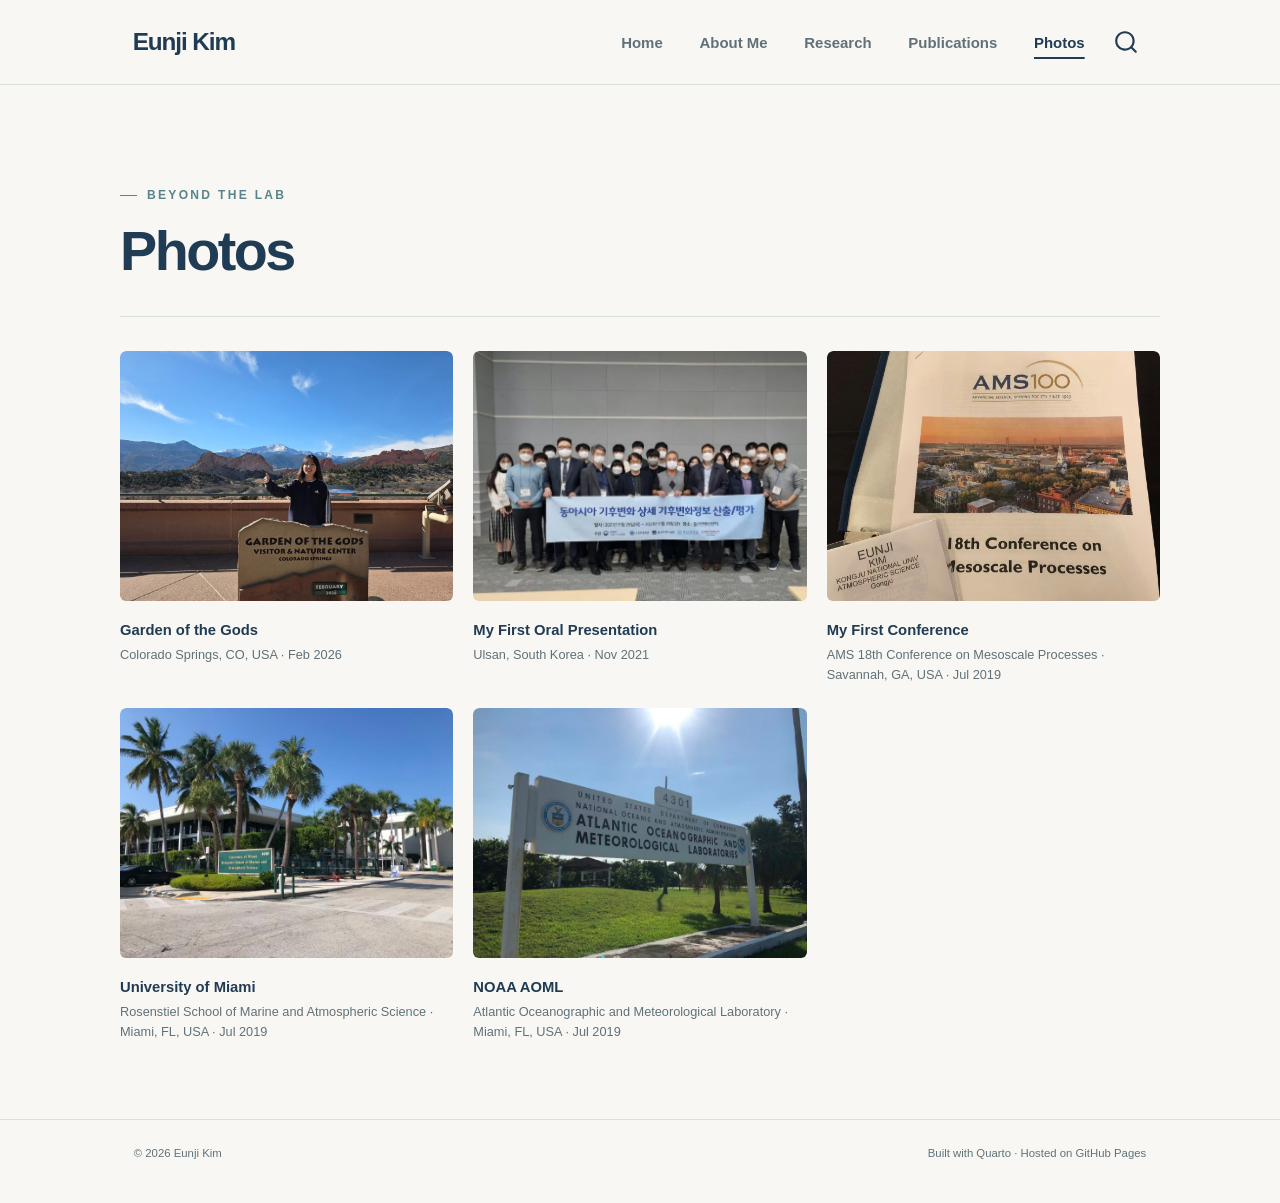
<file: photos.html>
<!DOCTYPE html>
<html xmlns="http://www.w3.org/1999/xhtml" lang="en" xml:lang="en"><head>

<meta charset="utf-8">
<meta name="generator" content="quarto-1.11.9">

<meta name="viewport" content="width=device-width, initial-scale=1.0, user-scalable=yes">


<title>Photos | Eunji Kim</title>
<style>
/* Default styles provided by pandoc.
** See https://pandoc.org/MANUAL.html#variables-for-html for config info.
*/
span.smallcaps{font-variant: small-caps;}
div.columns{display: flex; gap: 1.5em;}
div.column{flex: auto;}
@media screen {
div.columns{gap: min(4vw, 1.5em);}
div.column{overflow-x: auto;}
}
div.hanging-indent{margin-left: 1.5em; text-indent: -1.5em;}
ul.task-list{list-style: none;}
ul.task-list li input[type="checkbox"] {
  width: 0.8em;
  margin: 0 0.8em 0.2em -1em; /* quarto-specific, see https://github.com/quarto-dev/quarto-cli/issues/4556 */ 
  vertical-align: middle;
}
</style>


<script src="site_libs/quarto-nav/quarto-nav.js"></script>
<script src="site_libs/clipboard/clipboard.min.js"></script>
<script src="site_libs/quarto-search/autocomplete.umd.js"></script>
<script src="site_libs/quarto-search/fuse.min.js"></script>
<script src="site_libs/quarto-search/quarto-search.js"></script>
<meta name="quarto:offset" content="./">
<link href="./images/favicon.svg" rel="icon" type="image/svg+xml">
<script src="site_libs/quarto-html/quarto.js" type="module"></script>
<script src="site_libs/quarto-html/tabsets/tabsets.js" type="module"></script>
<script src="site_libs/quarto-html/scrollable-regions/scrollable-regions.js" type="module"></script>
<script src="site_libs/quarto-html/popper.min.js"></script>
<script src="site_libs/quarto-html/tippy.umd.min.js"></script>
<script src="site_libs/quarto-html/anchor.min.js"></script>
<link href="site_libs/quarto-html/tippy.css" rel="stylesheet">
<link href="site_libs/quarto-html/quarto-syntax-highlighting-63b5708e65d6cd79cd7618c58d0c21e7.css" rel="stylesheet" id="quarto-text-highlighting-styles">
<script src="site_libs/bootstrap/bootstrap.min.js"></script>
<link href="site_libs/bootstrap/bootstrap-icons.css" rel="stylesheet">
<link href="site_libs/bootstrap/bootstrap-195a9284f00966abad9b238e2230b127.min.css" rel="stylesheet" append-hash="true" id="quarto-bootstrap" data-mode="light">
<script id="quarto-search-options" type="application/json">{
  "location": "navbar",
  "copy-button": false,
  "collapse-after": 3,
  "panel-placement": "end",
  "type": "overlay",
  "limit": 50,
  "keyboard-shortcut": [
    "f",
    "/",
    "s"
  ],
  "show-item-context": false,
  "language": {
    "search-no-results-text": "No results",
    "search-matching-documents-text": "matching documents",
    "search-copy-link-title": "Copy link to search",
    "search-hide-matches-text": "Hide additional matches",
    "search-more-match-text": "more match in this document",
    "search-more-matches-text": "more matches in this document",
    "search-clear-button-title": "Clear",
    "search-text-placeholder": "",
    "search-detached-cancel-button-title": "Cancel",
    "search-submit-button-title": "Submit",
    "search-label": "Search"
  }
}</script>
<style>html{ scroll-behavior: smooth; }</style>


<link rel="stylesheet" href="site-theme-v23.css">
<meta property="og:title" content="Photos | Eunji Kim">
</head>

<body class="nav-fixed fullcontent quarto-light"><a id="quarto-skip-link" class="visually-hidden-focusable" href="#quarto-content">Skip to main content</a>

<div id="quarto-search-results"></div>
  <header id="quarto-header" class="headroom fixed-top">
    <nav class="navbar navbar-expand-lg " data-bs-theme="dark" aria-label="Site">
      <div class="navbar-container container-fluid">
      <div class="navbar-brand-container mx-auto">
    <a class="navbar-brand" href="./index.html">
    <span class="navbar-title">Eunji Kim</span>
    </a>
  </div>
          <button class="navbar-toggler" type="button" data-bs-toggle="collapse" data-bs-target="#navbarCollapse" aria-controls="navbarCollapse" aria-expanded="false" aria-label="Toggle navigation" onclick="if (window.quartoToggleHeadroom) { window.quartoToggleHeadroom(); }">
  <span class="navbar-toggler-icon"></span>
</button>
          <div class="collapse navbar-collapse" id="navbarCollapse">
            <ul class="navbar-nav navbar-nav-scroll ms-auto">
  <li class="nav-item">
    <a class="nav-link" href="./index.html"> 
<span class="menu-text">Home</span></a>
  </li>  
  <li class="nav-item">
    <a class="nav-link" href="./about.html"> 
<span class="menu-text">About Me</span></a>
  </li>  
  <li class="nav-item">
    <a class="nav-link" href="./research.html"> 
<span class="menu-text">Research</span></a>
  </li>  
  <li class="nav-item">
    <a class="nav-link" href="./publications.html"> 
<span class="menu-text">Publications</span></a>
  </li>  
  <li class="nav-item">
    <a class="nav-link active" href="./photos.html" aria-current="page"> 
<span class="menu-text">Photos</span></a>
  </li>  
</ul>
          </div> <!-- /navcollapse -->
            <div class="quarto-navbar-tools">
</div>
            <div id="quarto-search" class="" title="Search"></div>
      </div> <!-- /container-fluid -->
    </nav>
</header>
<!-- content -->
<div id="quarto-content" class="quarto-container page-layout-custom page-navbar" tabindex="-1">
<!-- sidebar -->
<!-- margin-sidebar -->
<!-- main -->

<header id="title-block-header">
<h1 class="title display-7">Photos | Eunji Kim</h1>

</header>


<div role="main">
<div class="site-container page-shell">
<header class="page-hero"><div class="kicker">Beyond the lab</div><h1>Photos</h1></header>
<section class="photo-gallery" aria-label="Photo gallery">
  <figure class="photo-feature figure">
    <button class="photo-open" type="button" data-photo-src="images/eunji-photo-original.jpg" aria-label="View Garden of the Gods photograph">
      <img src="images/eunji-photo-original.jpg" alt="Visitor posing at Garden of the Gods in Colorado Springs" width="2048" height="1535" loading="lazy" class="figure-img">
    </button>
    <figcaption><strong>Garden of the Gods</strong><span>Colorado Springs, CO, USA · Feb 2026</span></figcaption>
  </figure>
  <figure class="photo-feature figure">
    <button class="photo-open" type="button" data-photo-src="images/first-oral-presentation-2021.avif" aria-label="View My First Oral Presentation photograph">
      <img src="images/first-oral-presentation-2021.avif" alt="Group photo at an East Asia climate change workshop in Ulsan in November 2021" width="1536" height="1021" loading="lazy" class="figure-img">
    </button>
    <figcaption><strong>My First Oral Presentation</strong><span>Ulsan, South Korea · Nov 2021</span></figcaption>
  </figure>
  <figure class="photo-feature figure">
    <button class="photo-open" type="button" data-photo-src="images/first-conference-2019-hq.avif" aria-label="View My First Conference photograph">
      <img src="images/first-conference-2019-hq.avif" alt="AMS 18th Conference on Mesoscale Processes program and conference badge" width="1152" height="1536" loading="lazy" class="figure-img">
    </button>
    <figcaption><strong>My First Conference</strong><span>AMS 18th Conference on Mesoscale Processes · Savannah, GA, USA · Jul 2019</span></figcaption>
  </figure>
  <figure class="photo-feature figure">
    <button class="photo-open" type="button" data-photo-src="images/university-of-miami-2019.avif" aria-label="View University of Miami photograph">
      <img src="images/university-of-miami-2019.avif" alt="University of Miami Rosenstiel School building with palm trees" width="1536" height="1152" loading="lazy" class="figure-img">
    </button>
    <figcaption><strong>University of Miami</strong><span>Rosenstiel School of Marine and Atmospheric Science · Miami, FL, USA · Jul 2019</span></figcaption>
  </figure>
  <figure class="photo-feature figure">
    <button class="photo-open" type="button" data-photo-src="images/noaa-aoml-2019.avif" aria-label="View NOAA AOML photograph">
      <img src="images/noaa-aoml-2019.avif" alt="Sign for NOAA's Atlantic Oceanographic and Meteorological Laboratory in Miami" width="1536" height="1152" loading="lazy" class="figure-img">
    </button>
    <figcaption><strong>NOAA AOML</strong><span>Atlantic Oceanographic and Meteorological Laboratory · Miami, FL, USA · Jul 2019</span></figcaption>
  </figure>
</section>
<dialog class="photo-lightbox" aria-label="Enlarged photograph">
  <button type="button" class="photo-lightbox-close" aria-label="Close photograph">×</button>
  <figure class="figure">
    <img class="photo-lightbox-image figure-img" alt="">
    <figcaption class="photo-lightbox-caption">
      <strong class="photo-lightbox-title"></strong>
      <span class="photo-lightbox-detail"></span>
    </figcaption>
  </figure>
</dialog>
<script>
(function () {
  const dialog = document.querySelector('.photo-lightbox');
  if (!dialog) return;
  const fullImage = dialog.querySelector('.photo-lightbox-image');
  const title = dialog.querySelector('.photo-lightbox-title');
  const detail = dialog.querySelector('.photo-lightbox-detail');
  document.querySelectorAll('.photo-open').forEach(function (button) {
    button.addEventListener('click', function () {
      const figure = button.closest('figure');
      fullImage.src = button.getAttribute('data-photo-src');
      fullImage.alt = button.querySelector('img').alt;
      title.textContent = figure.querySelector('figcaption strong').textContent;
      detail.textContent = figure.querySelector('figcaption span').textContent;
      dialog.showModal();
    });
  });
  dialog.querySelector('.photo-lightbox-close').addEventListener('click', function () { dialog.close(); });
  dialog.addEventListener('click', function (event) { if (event.target === dialog) dialog.close(); });
  dialog.addEventListener('close', function () { fullImage.removeAttribute('src'); });
}());
</script>

</div>
</div>




<script id="quarto-html-after-body" type="application/javascript">
  window.document.addEventListener("DOMContentLoaded", function (event) {
    const icon = "";
    const anchorJS = new window.AnchorJS();
    anchorJS.options = {
      placement: 'right',
      icon: icon
    };
    anchorJS.add('.anchored');
    const isCodeAnnotation = (el) => {
      for (const clz of el.classList) {
        if (clz.startsWith('code-annotation-')) {                     
          return true;
        }
      }
      return false;
    }
    const onCopySuccess = function(e) {
      // button target
      const button = e.trigger;
      // don't keep focus
      button.blur();
      // flash "checked"
      button.classList.add('code-copy-button-checked');
      var currentTitle = button.getAttribute("title");
      button.setAttribute("title", "Copied!");
      let tooltip;
      if (window.bootstrap) {
        button.setAttribute("data-bs-toggle", "tooltip");
        button.setAttribute("data-bs-placement", "left");
        button.setAttribute("data-bs-title", "Copied!");
        tooltip = new bootstrap.Tooltip(button, 
          { trigger: "manual", 
            customClass: "code-copy-button-tooltip",
            offset: [0, -8]});
        tooltip.show();    
      }
      setTimeout(function() {
        if (tooltip) {
          tooltip.hide();
          button.removeAttribute("data-bs-title");
          button.removeAttribute("data-bs-toggle");
          button.removeAttribute("data-bs-placement");
        }
        button.setAttribute("title", currentTitle);
        button.classList.remove('code-copy-button-checked');
      }, 1000);
      // clear code selection
      e.clearSelection();
    }
    const getTextToCopy = function(trigger) {
      const outerScaffold = trigger.parentElement.cloneNode(true);
      const codeEl = outerScaffold.querySelector('code');
      for (const childEl of codeEl.children) {
        if (isCodeAnnotation(childEl)) {
          childEl.remove();
        }
      }
      return codeEl.innerText;
    }
    const clipboard = new window.ClipboardJS('.code-copy-button:not([data-in-quarto-modal])', {
      text: getTextToCopy
    });
    clipboard.on('success', onCopySuccess);
    if (window.document.getElementById('quarto-embedded-source-code-modal')) {
      const clipboardModal = new window.ClipboardJS('.code-copy-button[data-in-quarto-modal]', {
        text: getTextToCopy,
        container: window.document.getElementById('quarto-embedded-source-code-modal')
      });
      clipboardModal.on('success', onCopySuccess);
    }
      var localhostRegex = new RegExp(/^(?:http|https):\/\/localhost\:?[0-9]*\//);
      var mailtoRegex = new RegExp(/^mailto:/);
        var filterRegex = new RegExp("https:\/\/Eunji-Kim-Atmos\.github\.io\/website\/");
      const newWindowLabel = "(opens in a new tab)";
      const newWindowNoteId = "quarto-ext-newwindow-label";
      // Links reference one hidden label through aria-describedby, so the
      // announcement never changes their accessible name.
      var describeNewWindow = (link) => {
        if (!window.document.getElementById(newWindowNoteId)) {
          var newWindowNote = window.document.createElement("span");
          newWindowNote.id = newWindowNoteId;
          newWindowNote.hidden = true;
          newWindowNote.textContent = newWindowLabel;
          window.document.body.appendChild(newWindowNote);
        }
        var describedBy = (link.getAttribute("aria-describedby") || "").split(/\s+/).filter(Boolean);
        if (!describedBy.includes(newWindowNoteId)) {
          describedBy.push(newWindowNoteId);
          link.setAttribute("aria-describedby", describedBy.join(" "));
        }
      }
      var isInternal = (href) => {
          return filterRegex.test(href) || localhostRegex.test(href) || mailtoRegex.test(href);
      }
      // Inspect non-navigation links and adorn them if external
      window.quartoDecorateExternalLinks = function (root) {
     var links = (root || window.document).querySelectorAll('a[href]:not(.nav-link):not(.navbar-brand):not(.toc-action):not(.sidebar-link):not(.sidebar-item-toggle):not(.pagination-link):not(.no-external):not([aria-hidden]):not(.dropdown-item):not(.quarto-navigation-tool):not(.about-link)');
      for (var i=0; i<links.length; i++) {
        const link = links[i];
        if (!isInternal(link.href)) {
          // undo the damage that might have been done by quarto-nav.js in the case of
          // links that we want to consider external
          if (link.dataset.originalHref !== undefined) {
            link.href = link.dataset.originalHref;
          }
            // target, if specified
            link.setAttribute("target", "_blank");
            if (link.getAttribute("rel") === null) {
              link.setAttribute("rel", "noopener");
            }
            describeNewWindow(link);
          if (!link.classList.contains('no-external-icon')) {
          }
        }
      }
      };
      window.quartoDecorateExternalLinks(window.document);
    // Esc closes the popup (WCAG 1.4.13) and focus leaving both trigger and
    // popup closes it (WCAG 2.4.11); tippy handles neither for interactive popups.
    const hideOnEscAndFocusOut = {
      name: 'hideOnEscAndFocusOut',
      defaultValue: true,
      fn(instance) {
        const dismiss = () => {
          // A show scheduled by the trigger delay would otherwise reopen it
          instance.clearDelayTimeouts();
          instance.hide();
        };
        const onKeyDown = (event) => {
          if (event.key !== 'Escape') {
            return;
          }
          // Keep Esc from also reaching page handlers (e.g. reveal.js overview),
          // except an open reveal.js slide menu, which Esc should close too.
          // The menu handles keys only when its keyboard option is on.
          const menuHandlesEsc = window.Reveal?.getPlugin?.('menu')?.isOpen() &&
            window.Reveal.getConfig().menu?.keyboard !== false;
          if (!menuHandlesEsc) {
            event.stopPropagation();
          }
          if (instance.popper.contains(window.document.activeElement)) {
            // Disabled while refocusing so the focus trigger does not reopen it
            instance.disable();
            instance.reference.focus();
            instance.enable();
          }
          dismiss();
        };
        const onFocusOut = (event) => {
          const target = event.relatedTarget;
          if (target && !instance.reference.contains(target) &&
              !instance.popper.contains(target)) {
            dismiss();
          }
        };
        // On the trigger too: a click trigger (code-annotations: select) has no
        // blur handling. Attached for the instance's lifetime so leaving the
        // trigger also cancels a show still pending on the trigger delay.
        instance.reference.addEventListener('focusout', onFocusOut);
        return {
          onShow() {
            window.document.addEventListener('keydown', onKeyDown, true);
            instance.popper.addEventListener('focusout', onFocusOut);
          },
          onHide() {
            window.document.removeEventListener('keydown', onKeyDown, true);
            instance.popper.removeEventListener('focusout', onFocusOut);
          },
          onDestroy() {
            instance.reference.removeEventListener('focusout', onFocusOut);
          },
        };
      },
    };
    function tippyHover(el, contentFn, onTriggerFn, onUntriggerFn) {
      const config = {
        allowHTML: true,
        maxWidth: 500,
        delay: 100,
        arrow: false,
        appendTo: function(el) {
            return el.parentElement;
        },
        interactive: true,
        interactiveBorder: 10,
        theme: 'quarto',
        placement: 'bottom-start',
        plugins: [hideOnEscAndFocusOut],
      };
      if (contentFn) {
        config.content = contentFn;
      }
      if (onTriggerFn) {
        config.onTrigger = onTriggerFn;
      }
      if (onUntriggerFn) {
        config.onUntrigger = onUntriggerFn;
      }
      window.tippy(el, config); 
    }
    const noterefs = window.document.querySelectorAll('a[role="doc-noteref"]');
    for (var i=0; i<noterefs.length; i++) {
      const ref = noterefs[i];
      tippyHover(ref, function() {
        // use id or data attribute instead here
        let href = ref.getAttribute('data-footnote-href') || ref.getAttribute('href');
        try { href = new URL(href).hash; } catch {}
        const id = href.replace(/^#\/?/, "");
        const note = window.document.getElementById(id);
        if (note) {
          return note.innerHTML;
        } else {
          return "";
        }
      });
    }
    const xrefs = window.document.querySelectorAll('a.quarto-xref');
    const processXRef = (id, note) => {
      // Strip column container classes
      const stripColumnClz = (el) => {
        el.classList.remove("page-full", "page-columns");
        if (el.children) {
          for (const child of el.children) {
            stripColumnClz(child);
          }
        }
      }
      stripColumnClz(note)
      if (id === null || id.startsWith('sec-')) {
        // Special case sections, only their first couple elements
        const container = document.createElement("div");
        if (note.children && note.children.length > 2) {
          container.appendChild(note.children[0].cloneNode(true));
          for (let i = 1; i < note.children.length; i++) {
            const child = note.children[i];
            if (child.tagName === "P" && child.innerText === "") {
              continue;
            } else {
              container.appendChild(child.cloneNode(true));
              break;
            }
          }
          if (window.Quarto?.typesetMath) {
            window.Quarto.typesetMath(container);
          }
          return container.innerHTML
        } else {
          if (window.Quarto?.typesetMath) {
            window.Quarto.typesetMath(note);
          }
          return note.innerHTML;
        }
      } else {
        // Remove any anchor links if they are present
        const anchorLink = note.querySelector('a.anchorjs-link');
        if (anchorLink) {
          anchorLink.remove();
        }
        if (window.Quarto?.typesetMath) {
          window.Quarto.typesetMath(note);
        }
        if (note.classList.contains("callout")) {
          return note.outerHTML;
        } else {
          return note.innerHTML;
        }
      }
    }
    for (var i=0; i<xrefs.length; i++) {
      const xref = xrefs[i];
      tippyHover(xref, undefined, function(instance) {
        instance.disable();
        let url = xref.getAttribute('href');
        let hash = undefined; 
        if (url.startsWith('#')) {
          hash = url;
        } else {
          try { hash = new URL(url).hash; } catch {}
        }
        if (hash) {
          const id = hash.replace(/^#\/?/, "");
          const note = window.document.getElementById(id);
          if (note !== null) {
            try {
              const html = processXRef(id, note.cloneNode(true));
              instance.setContent(html);
            } finally {
              instance.enable();
              instance.show();
            }
          } else {
            // See if we can fetch this
            fetch(url.split('#')[0])
            .then(res => res.text())
            .then(html => {
              const parser = new DOMParser();
              const htmlDoc = parser.parseFromString(html, "text/html");
              const note = htmlDoc.getElementById(id);
              if (note !== null) {
                const html = processXRef(id, note);
                instance.setContent(html);
              } 
            }).finally(() => {
              instance.enable();
              instance.show();
            });
          }
        } else {
          // See if we can fetch a full url (with no hash to target)
          // This is a special case and we should probably do some content thinning / targeting
          fetch(url)
          .then(res => res.text())
          .then(html => {
            const parser = new DOMParser();
            const htmlDoc = parser.parseFromString(html, "text/html");
            const note = htmlDoc.querySelector('main.content');
            if (note !== null) {
              // This should only happen for chapter cross references
              // (since there is no id in the URL)
              // remove the first header
              if (note.children.length > 0 && note.children[0].tagName === "HEADER") {
                note.children[0].remove();
              }
              const html = processXRef(null, note);
              instance.setContent(html);
            } 
          }).finally(() => {
            instance.enable();
            instance.show();
          });
        }
      }, function(instance) {
      });
    }
        let selectedAnnoteEl;
        const selectorForAnnotation = ( cell, annotation) => {
          let cellAttr = 'data-code-cell="' + cell + '"';
          let lineAttr = 'data-code-annotation="' +  annotation + '"';
          const selector = 'span[' + cellAttr + '][' + lineAttr + ']';
          return selector;
        }
        const selectCodeLines = (annoteEl) => {
          const doc = window.document;
          const targetCell = annoteEl.getAttribute("data-target-cell");
          const targetAnnotation = annoteEl.getAttribute("data-target-annotation");
          const annoteSpan = window.document.querySelector(selectorForAnnotation(targetCell, targetAnnotation));
          const lines = annoteSpan.getAttribute("data-code-lines").split(",");
          const lineIds = lines.map((line) => {
            return targetCell + "-" + line;
          })
          // Each band is positioned against its own containing block, which is
          // not the offsetParent of the lines, so place it from client rects.
          const placeBand = (band, firstEl, lastEl, codeBlock) => {
            const container = band.offsetParent;
            if (container === null) {
              return;
            }
            const containerRect = container.getBoundingClientRect();
            // Reveal.js scales slides with a transform, so convert client
            // pixels back to the CSS pixels of the container.
            const scale = containerRect.height / container.offsetHeight || 1;
            const firstRect = firstEl.getBoundingClientRect();
            const lastRect = lastEl.getBoundingClientRect();
            const top = (firstRect.top - containerRect.top) / scale - container.clientTop + container.scrollTop;
            const height = (lastRect.bottom - firstRect.top) / scale;
            band.style.top = top - 2 + "px";
            band.style.height = height + 4 + "px";
            if (codeBlock) {
              // Without the copy button wrapper, the containing block is wider
              // than the code block, so span the code block explicitly.
              const blockRect = codeBlock.getBoundingClientRect();
              band.style.left = (blockRect.left - containerRect.left) / scale - container.clientLeft + container.scrollLeft + "px";
              band.style.width = blockRect.width / scale + "px";
            }
          };
          if (lineIds.length > 0) {
            const el = window.document.getElementById(lineIds[0]);
            const lastEl = window.document.getElementById(lineIds[lineIds.length - 1]);
            const parent = el.parentElement.parentElement;
            // cook up a div (if necessary) and position it
            let div = window.document.getElementById("code-annotation-line-highlight");
            if (div === null) {
              div = window.document.createElement("div");
              div.setAttribute("id", "code-annotation-line-highlight");
              div.style.position = 'absolute';
              parent.appendChild(div);
            }
            placeBand(div, el, lastEl, parent.closest("div.sourceCode") || parent);
            let gutterDiv = window.document.getElementById("code-annotation-line-highlight-gutter");
            if (gutterDiv === null) {
              gutterDiv = window.document.createElement("div");
              gutterDiv.setAttribute("id", "code-annotation-line-highlight-gutter");
              gutterDiv.style.position = 'absolute';
              const codeCell = window.document.getElementById(targetCell);
              const gutter = codeCell.querySelector('.code-annotation-gutter');
              gutter.appendChild(gutterDiv);
            }
            placeBand(gutterDiv, el, lastEl);
            selectedAnnoteEl = annoteEl;
          }
        };
        const unselectCodeLines = () => {
          const elementsIds = ["code-annotation-line-highlight", "code-annotation-line-highlight-gutter"];
          elementsIds.forEach((elId) => {
            const div = window.document.getElementById(elId);
            if (div) {
              div.remove();
            }
          });
          selectedAnnoteEl = undefined;
        };
          // Handle positioning of the toggle
      window.addEventListener(
        "resize",
        throttle(() => {
          elRect = undefined;
          if (selectedAnnoteEl) {
            selectCodeLines(selectedAnnoteEl);
          }
        }, 10)
      );
      function throttle(fn, ms) {
      let throttle = false;
      let timer;
        return (...args) => {
          if(!throttle) { // first call gets through
              fn.apply(this, args);
              throttle = true;
          } else { // all the others get throttled
              if(timer) clearTimeout(timer); // cancel #2
              timer = setTimeout(() => {
                fn.apply(this, args);
                timer = throttle = false;
              }, ms);
          }
        };
      }
        // Attach click handler to the DT
        const annoteDls = window.document.querySelectorAll('dt[data-target-cell]');
        for (const annoteDlNode of annoteDls) {
          annoteDlNode.addEventListener('click', (event) => {
            const clickedEl = event.target;
            if (clickedEl !== selectedAnnoteEl) {
              unselectCodeLines();
              const activeEl = window.document.querySelector('dt[data-target-cell].code-annotation-active');
              if (activeEl) {
                activeEl.classList.remove('code-annotation-active');
              }
              selectCodeLines(clickedEl);
              clickedEl.classList.add('code-annotation-active');
            } else {
              // Unselect the line
              unselectCodeLines();
              clickedEl.classList.remove('code-annotation-active');
            }
          });
        }
    const findCites = (el) => {
      const parentEl = el.parentElement;
      if (parentEl) {
        const cites = parentEl.dataset.cites;
        if (cites) {
          return {
            el,
            cites: cites.split(' ')
          };
        } else {
          return findCites(el.parentElement)
        }
      } else {
        return undefined;
      }
    };
    var bibliorefs = window.document.querySelectorAll('a[role="doc-biblioref"]');
    for (var i=0; i<bibliorefs.length; i++) {
      const ref = bibliorefs[i];
      const citeInfo = findCites(ref);
      if (citeInfo) {
        tippyHover(citeInfo.el, function() {
          var popup = window.document.createElement('div');
          citeInfo.cites.forEach(function(cite) {
            var citeDiv = window.document.createElement('div');
            citeDiv.classList.add('hanging-indent');
            citeDiv.classList.add('csl-entry');
            var biblioDiv = window.document.getElementById('ref-' + cite);
            if (biblioDiv) {
              citeDiv.innerHTML = biblioDiv.innerHTML;
            }
            popup.appendChild(citeDiv);
          });
          return popup.innerHTML;
        });
      }
    }
  });
  </script>
  <script type="application/javascript">
  window.quartoScrollableRegionsLabels = {"code":"Scrollable code","output":"Scrollable output"};
  </script>
</div> <!-- /content -->
<footer class="footer">
  <div class="nav-footer">
    <div class="nav-footer-left">
<p>© 2026 Eunji Kim</p>
</div>   
    <div class="nav-footer-center">
      &nbsp;
    </div>
    <div class="nav-footer-right">
<p>Built with Quarto · Hosted on GitHub Pages</p>
</div>
  </div>
</footer>




<script src="site_libs/quarto-html/zenscroll-min.js"></script>
</body></html>
</file>
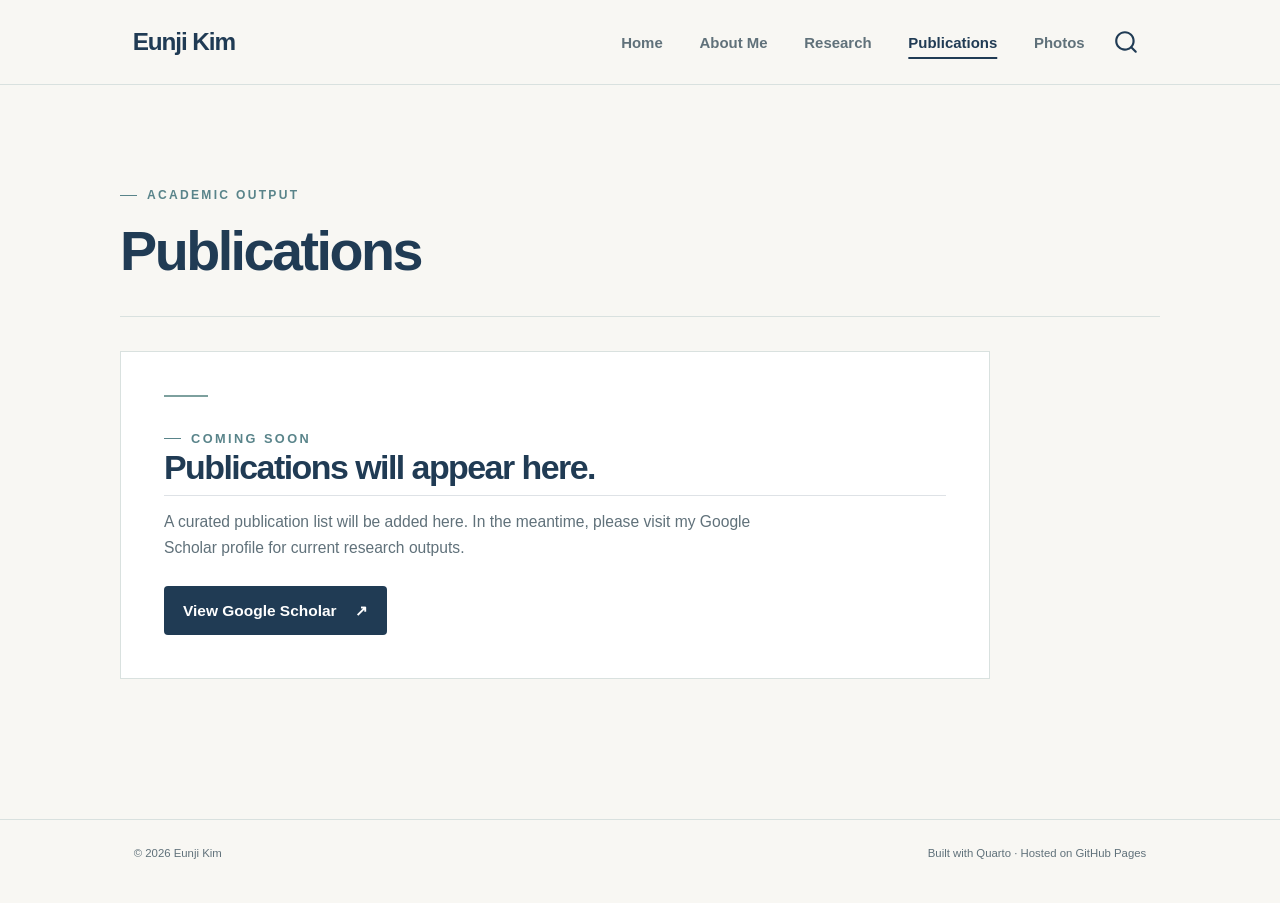
<file: publications.html>
<!DOCTYPE html>
<html xmlns="http://www.w3.org/1999/xhtml" lang="en" xml:lang="en"><head>

<meta charset="utf-8">
<meta name="generator" content="quarto-1.11.9">

<meta name="viewport" content="width=device-width, initial-scale=1.0, user-scalable=yes">


<title>Publications | Eunji Kim</title>
<style>
/* Default styles provided by pandoc.
** See https://pandoc.org/MANUAL.html#variables-for-html for config info.
*/
span.smallcaps{font-variant: small-caps;}
div.columns{display: flex; gap: 1.5em;}
div.column{flex: auto;}
@media screen {
div.columns{gap: min(4vw, 1.5em);}
div.column{overflow-x: auto;}
}
div.hanging-indent{margin-left: 1.5em; text-indent: -1.5em;}
ul.task-list{list-style: none;}
ul.task-list li input[type="checkbox"] {
  width: 0.8em;
  margin: 0 0.8em 0.2em -1em; /* quarto-specific, see https://github.com/quarto-dev/quarto-cli/issues/4556 */ 
  vertical-align: middle;
}
</style>


<script src="site_libs/quarto-nav/quarto-nav.js"></script>
<script src="site_libs/clipboard/clipboard.min.js"></script>
<script src="site_libs/quarto-search/autocomplete.umd.js"></script>
<script src="site_libs/quarto-search/fuse.min.js"></script>
<script src="site_libs/quarto-search/quarto-search.js"></script>
<meta name="quarto:offset" content="./">
<link href="./images/favicon.svg" rel="icon" type="image/svg+xml">
<script src="site_libs/quarto-html/quarto.js" type="module"></script>
<script src="site_libs/quarto-html/tabsets/tabsets.js" type="module"></script>
<script src="site_libs/quarto-html/scrollable-regions/scrollable-regions.js" type="module"></script>
<script src="site_libs/quarto-html/popper.min.js"></script>
<script src="site_libs/quarto-html/tippy.umd.min.js"></script>
<script src="site_libs/quarto-html/anchor.min.js"></script>
<link href="site_libs/quarto-html/tippy.css" rel="stylesheet">
<link href="site_libs/quarto-html/quarto-syntax-highlighting-63b5708e65d6cd79cd7618c58d0c21e7.css" rel="stylesheet" id="quarto-text-highlighting-styles">
<script src="site_libs/bootstrap/bootstrap.min.js"></script>
<link href="site_libs/bootstrap/bootstrap-icons.css" rel="stylesheet">
<link href="site_libs/bootstrap/bootstrap-195a9284f00966abad9b238e2230b127.min.css" rel="stylesheet" append-hash="true" id="quarto-bootstrap" data-mode="light">
<script id="quarto-search-options" type="application/json">{
  "location": "navbar",
  "copy-button": false,
  "collapse-after": 3,
  "panel-placement": "end",
  "type": "overlay",
  "limit": 50,
  "keyboard-shortcut": [
    "f",
    "/",
    "s"
  ],
  "show-item-context": false,
  "language": {
    "search-no-results-text": "No results",
    "search-matching-documents-text": "matching documents",
    "search-copy-link-title": "Copy link to search",
    "search-hide-matches-text": "Hide additional matches",
    "search-more-match-text": "more match in this document",
    "search-more-matches-text": "more matches in this document",
    "search-clear-button-title": "Clear",
    "search-text-placeholder": "",
    "search-detached-cancel-button-title": "Cancel",
    "search-submit-button-title": "Submit",
    "search-label": "Search"
  }
}</script>
<style>html{ scroll-behavior: smooth; }</style>


<link rel="stylesheet" href="site-theme-v23.css">
<meta property="og:title" content="Publications | Eunji Kim">
</head>

<body class="nav-fixed fullcontent quarto-light"><a id="quarto-skip-link" class="visually-hidden-focusable" href="#quarto-content">Skip to main content</a>

<div id="quarto-search-results"></div>
  <header id="quarto-header" class="headroom fixed-top">
    <nav class="navbar navbar-expand-lg " data-bs-theme="dark" aria-label="Site">
      <div class="navbar-container container-fluid">
      <div class="navbar-brand-container mx-auto">
    <a class="navbar-brand" href="./index.html">
    <span class="navbar-title">Eunji Kim</span>
    </a>
  </div>
          <button class="navbar-toggler" type="button" data-bs-toggle="collapse" data-bs-target="#navbarCollapse" aria-controls="navbarCollapse" aria-expanded="false" aria-label="Toggle navigation" onclick="if (window.quartoToggleHeadroom) { window.quartoToggleHeadroom(); }">
  <span class="navbar-toggler-icon"></span>
</button>
          <div class="collapse navbar-collapse" id="navbarCollapse">
            <ul class="navbar-nav navbar-nav-scroll ms-auto">
  <li class="nav-item">
    <a class="nav-link" href="./index.html"> 
<span class="menu-text">Home</span></a>
  </li>  
  <li class="nav-item">
    <a class="nav-link" href="./about.html"> 
<span class="menu-text">About Me</span></a>
  </li>  
  <li class="nav-item">
    <a class="nav-link" href="./research.html"> 
<span class="menu-text">Research</span></a>
  </li>  
  <li class="nav-item">
    <a class="nav-link active" href="./publications.html" aria-current="page"> 
<span class="menu-text">Publications</span></a>
  </li>  
  <li class="nav-item">
    <a class="nav-link" href="./photos.html"> 
<span class="menu-text">Photos</span></a>
  </li>  
</ul>
          </div> <!-- /navcollapse -->
            <div class="quarto-navbar-tools">
</div>
            <div id="quarto-search" class="" title="Search"></div>
      </div> <!-- /container-fluid -->
    </nav>
</header>
<!-- content -->
<div id="quarto-content" class="quarto-container page-layout-custom page-navbar" tabindex="-1">
<!-- sidebar -->
<!-- margin-sidebar -->
<!-- main -->

<header id="title-block-header">
<h1 class="title display-7">Publications | Eunji Kim</h1>

</header>


<div role="main">
<div class="site-container page-shell">
<header class="page-hero"><div class="kicker">Academic output</div><h1>Publications</h1></header>
<section class="empty-state" aria-labelledby="publications-empty-title"><span class="empty-line" aria-hidden="true"></span><div class="kicker">Coming soon</div><h2 id="publications-empty-title">Publications will appear here.</h2><p>A curated publication list will be added here. In the meantime, please visit my Google Scholar profile for current research outputs.</p><a class="btn-primary-site publications-scholar-link" href="https://scholar.google.com/citations?user=w1ew_qMAAAAJ&amp;hl=en" target="_blank" rel="noopener noreferrer">View Google Scholar <span aria-hidden="true">↗</span></a></section>
<!-- Example for adding a real publication (remove comment markers and replace everything):
<article class="topic"><div class="topic-index">2026 / Journal</div><div><h2>Verified paper title</h2><p>Eunji Kim, Coauthors. Journal Name. <a href="https://doi.org/REAL_DOI">DOI ↗</a></p></div></article>
-->
</div>
</div>




<script id="quarto-html-after-body" type="application/javascript">
  window.document.addEventListener("DOMContentLoaded", function (event) {
    const icon = "";
    const anchorJS = new window.AnchorJS();
    anchorJS.options = {
      placement: 'right',
      icon: icon
    };
    anchorJS.add('.anchored');
    const isCodeAnnotation = (el) => {
      for (const clz of el.classList) {
        if (clz.startsWith('code-annotation-')) {                     
          return true;
        }
      }
      return false;
    }
    const onCopySuccess = function(e) {
      // button target
      const button = e.trigger;
      // don't keep focus
      button.blur();
      // flash "checked"
      button.classList.add('code-copy-button-checked');
      var currentTitle = button.getAttribute("title");
      button.setAttribute("title", "Copied!");
      let tooltip;
      if (window.bootstrap) {
        button.setAttribute("data-bs-toggle", "tooltip");
        button.setAttribute("data-bs-placement", "left");
        button.setAttribute("data-bs-title", "Copied!");
        tooltip = new bootstrap.Tooltip(button, 
          { trigger: "manual", 
            customClass: "code-copy-button-tooltip",
            offset: [0, -8]});
        tooltip.show();    
      }
      setTimeout(function() {
        if (tooltip) {
          tooltip.hide();
          button.removeAttribute("data-bs-title");
          button.removeAttribute("data-bs-toggle");
          button.removeAttribute("data-bs-placement");
        }
        button.setAttribute("title", currentTitle);
        button.classList.remove('code-copy-button-checked');
      }, 1000);
      // clear code selection
      e.clearSelection();
    }
    const getTextToCopy = function(trigger) {
      const outerScaffold = trigger.parentElement.cloneNode(true);
      const codeEl = outerScaffold.querySelector('code');
      for (const childEl of codeEl.children) {
        if (isCodeAnnotation(childEl)) {
          childEl.remove();
        }
      }
      return codeEl.innerText;
    }
    const clipboard = new window.ClipboardJS('.code-copy-button:not([data-in-quarto-modal])', {
      text: getTextToCopy
    });
    clipboard.on('success', onCopySuccess);
    if (window.document.getElementById('quarto-embedded-source-code-modal')) {
      const clipboardModal = new window.ClipboardJS('.code-copy-button[data-in-quarto-modal]', {
        text: getTextToCopy,
        container: window.document.getElementById('quarto-embedded-source-code-modal')
      });
      clipboardModal.on('success', onCopySuccess);
    }
      var localhostRegex = new RegExp(/^(?:http|https):\/\/localhost\:?[0-9]*\//);
      var mailtoRegex = new RegExp(/^mailto:/);
        var filterRegex = new RegExp("https:\/\/Eunji-Kim-Atmos\.github\.io\/website\/");
      const newWindowLabel = "(opens in a new tab)";
      const newWindowNoteId = "quarto-ext-newwindow-label";
      // Links reference one hidden label through aria-describedby, so the
      // announcement never changes their accessible name.
      var describeNewWindow = (link) => {
        if (!window.document.getElementById(newWindowNoteId)) {
          var newWindowNote = window.document.createElement("span");
          newWindowNote.id = newWindowNoteId;
          newWindowNote.hidden = true;
          newWindowNote.textContent = newWindowLabel;
          window.document.body.appendChild(newWindowNote);
        }
        var describedBy = (link.getAttribute("aria-describedby") || "").split(/\s+/).filter(Boolean);
        if (!describedBy.includes(newWindowNoteId)) {
          describedBy.push(newWindowNoteId);
          link.setAttribute("aria-describedby", describedBy.join(" "));
        }
      }
      var isInternal = (href) => {
          return filterRegex.test(href) || localhostRegex.test(href) || mailtoRegex.test(href);
      }
      // Inspect non-navigation links and adorn them if external
      window.quartoDecorateExternalLinks = function (root) {
     var links = (root || window.document).querySelectorAll('a[href]:not(.nav-link):not(.navbar-brand):not(.toc-action):not(.sidebar-link):not(.sidebar-item-toggle):not(.pagination-link):not(.no-external):not([aria-hidden]):not(.dropdown-item):not(.quarto-navigation-tool):not(.about-link)');
      for (var i=0; i<links.length; i++) {
        const link = links[i];
        if (!isInternal(link.href)) {
          // undo the damage that might have been done by quarto-nav.js in the case of
          // links that we want to consider external
          if (link.dataset.originalHref !== undefined) {
            link.href = link.dataset.originalHref;
          }
            // target, if specified
            link.setAttribute("target", "_blank");
            if (link.getAttribute("rel") === null) {
              link.setAttribute("rel", "noopener");
            }
            describeNewWindow(link);
          if (!link.classList.contains('no-external-icon')) {
          }
        }
      }
      };
      window.quartoDecorateExternalLinks(window.document);
    // Esc closes the popup (WCAG 1.4.13) and focus leaving both trigger and
    // popup closes it (WCAG 2.4.11); tippy handles neither for interactive popups.
    const hideOnEscAndFocusOut = {
      name: 'hideOnEscAndFocusOut',
      defaultValue: true,
      fn(instance) {
        const dismiss = () => {
          // A show scheduled by the trigger delay would otherwise reopen it
          instance.clearDelayTimeouts();
          instance.hide();
        };
        const onKeyDown = (event) => {
          if (event.key !== 'Escape') {
            return;
          }
          // Keep Esc from also reaching page handlers (e.g. reveal.js overview),
          // except an open reveal.js slide menu, which Esc should close too.
          // The menu handles keys only when its keyboard option is on.
          const menuHandlesEsc = window.Reveal?.getPlugin?.('menu')?.isOpen() &&
            window.Reveal.getConfig().menu?.keyboard !== false;
          if (!menuHandlesEsc) {
            event.stopPropagation();
          }
          if (instance.popper.contains(window.document.activeElement)) {
            // Disabled while refocusing so the focus trigger does not reopen it
            instance.disable();
            instance.reference.focus();
            instance.enable();
          }
          dismiss();
        };
        const onFocusOut = (event) => {
          const target = event.relatedTarget;
          if (target && !instance.reference.contains(target) &&
              !instance.popper.contains(target)) {
            dismiss();
          }
        };
        // On the trigger too: a click trigger (code-annotations: select) has no
        // blur handling. Attached for the instance's lifetime so leaving the
        // trigger also cancels a show still pending on the trigger delay.
        instance.reference.addEventListener('focusout', onFocusOut);
        return {
          onShow() {
            window.document.addEventListener('keydown', onKeyDown, true);
            instance.popper.addEventListener('focusout', onFocusOut);
          },
          onHide() {
            window.document.removeEventListener('keydown', onKeyDown, true);
            instance.popper.removeEventListener('focusout', onFocusOut);
          },
          onDestroy() {
            instance.reference.removeEventListener('focusout', onFocusOut);
          },
        };
      },
    };
    function tippyHover(el, contentFn, onTriggerFn, onUntriggerFn) {
      const config = {
        allowHTML: true,
        maxWidth: 500,
        delay: 100,
        arrow: false,
        appendTo: function(el) {
            return el.parentElement;
        },
        interactive: true,
        interactiveBorder: 10,
        theme: 'quarto',
        placement: 'bottom-start',
        plugins: [hideOnEscAndFocusOut],
      };
      if (contentFn) {
        config.content = contentFn;
      }
      if (onTriggerFn) {
        config.onTrigger = onTriggerFn;
      }
      if (onUntriggerFn) {
        config.onUntrigger = onUntriggerFn;
      }
      window.tippy(el, config); 
    }
    const noterefs = window.document.querySelectorAll('a[role="doc-noteref"]');
    for (var i=0; i<noterefs.length; i++) {
      const ref = noterefs[i];
      tippyHover(ref, function() {
        // use id or data attribute instead here
        let href = ref.getAttribute('data-footnote-href') || ref.getAttribute('href');
        try { href = new URL(href).hash; } catch {}
        const id = href.replace(/^#\/?/, "");
        const note = window.document.getElementById(id);
        if (note) {
          return note.innerHTML;
        } else {
          return "";
        }
      });
    }
    const xrefs = window.document.querySelectorAll('a.quarto-xref');
    const processXRef = (id, note) => {
      // Strip column container classes
      const stripColumnClz = (el) => {
        el.classList.remove("page-full", "page-columns");
        if (el.children) {
          for (const child of el.children) {
            stripColumnClz(child);
          }
        }
      }
      stripColumnClz(note)
      if (id === null || id.startsWith('sec-')) {
        // Special case sections, only their first couple elements
        const container = document.createElement("div");
        if (note.children && note.children.length > 2) {
          container.appendChild(note.children[0].cloneNode(true));
          for (let i = 1; i < note.children.length; i++) {
            const child = note.children[i];
            if (child.tagName === "P" && child.innerText === "") {
              continue;
            } else {
              container.appendChild(child.cloneNode(true));
              break;
            }
          }
          if (window.Quarto?.typesetMath) {
            window.Quarto.typesetMath(container);
          }
          return container.innerHTML
        } else {
          if (window.Quarto?.typesetMath) {
            window.Quarto.typesetMath(note);
          }
          return note.innerHTML;
        }
      } else {
        // Remove any anchor links if they are present
        const anchorLink = note.querySelector('a.anchorjs-link');
        if (anchorLink) {
          anchorLink.remove();
        }
        if (window.Quarto?.typesetMath) {
          window.Quarto.typesetMath(note);
        }
        if (note.classList.contains("callout")) {
          return note.outerHTML;
        } else {
          return note.innerHTML;
        }
      }
    }
    for (var i=0; i<xrefs.length; i++) {
      const xref = xrefs[i];
      tippyHover(xref, undefined, function(instance) {
        instance.disable();
        let url = xref.getAttribute('href');
        let hash = undefined; 
        if (url.startsWith('#')) {
          hash = url;
        } else {
          try { hash = new URL(url).hash; } catch {}
        }
        if (hash) {
          const id = hash.replace(/^#\/?/, "");
          const note = window.document.getElementById(id);
          if (note !== null) {
            try {
              const html = processXRef(id, note.cloneNode(true));
              instance.setContent(html);
            } finally {
              instance.enable();
              instance.show();
            }
          } else {
            // See if we can fetch this
            fetch(url.split('#')[0])
            .then(res => res.text())
            .then(html => {
              const parser = new DOMParser();
              const htmlDoc = parser.parseFromString(html, "text/html");
              const note = htmlDoc.getElementById(id);
              if (note !== null) {
                const html = processXRef(id, note);
                instance.setContent(html);
              } 
            }).finally(() => {
              instance.enable();
              instance.show();
            });
          }
        } else {
          // See if we can fetch a full url (with no hash to target)
          // This is a special case and we should probably do some content thinning / targeting
          fetch(url)
          .then(res => res.text())
          .then(html => {
            const parser = new DOMParser();
            const htmlDoc = parser.parseFromString(html, "text/html");
            const note = htmlDoc.querySelector('main.content');
            if (note !== null) {
              // This should only happen for chapter cross references
              // (since there is no id in the URL)
              // remove the first header
              if (note.children.length > 0 && note.children[0].tagName === "HEADER") {
                note.children[0].remove();
              }
              const html = processXRef(null, note);
              instance.setContent(html);
            } 
          }).finally(() => {
            instance.enable();
            instance.show();
          });
        }
      }, function(instance) {
      });
    }
        let selectedAnnoteEl;
        const selectorForAnnotation = ( cell, annotation) => {
          let cellAttr = 'data-code-cell="' + cell + '"';
          let lineAttr = 'data-code-annotation="' +  annotation + '"';
          const selector = 'span[' + cellAttr + '][' + lineAttr + ']';
          return selector;
        }
        const selectCodeLines = (annoteEl) => {
          const doc = window.document;
          const targetCell = annoteEl.getAttribute("data-target-cell");
          const targetAnnotation = annoteEl.getAttribute("data-target-annotation");
          const annoteSpan = window.document.querySelector(selectorForAnnotation(targetCell, targetAnnotation));
          const lines = annoteSpan.getAttribute("data-code-lines").split(",");
          const lineIds = lines.map((line) => {
            return targetCell + "-" + line;
          })
          // Each band is positioned against its own containing block, which is
          // not the offsetParent of the lines, so place it from client rects.
          const placeBand = (band, firstEl, lastEl, codeBlock) => {
            const container = band.offsetParent;
            if (container === null) {
              return;
            }
            const containerRect = container.getBoundingClientRect();
            // Reveal.js scales slides with a transform, so convert client
            // pixels back to the CSS pixels of the container.
            const scale = containerRect.height / container.offsetHeight || 1;
            const firstRect = firstEl.getBoundingClientRect();
            const lastRect = lastEl.getBoundingClientRect();
            const top = (firstRect.top - containerRect.top) / scale - container.clientTop + container.scrollTop;
            const height = (lastRect.bottom - firstRect.top) / scale;
            band.style.top = top - 2 + "px";
            band.style.height = height + 4 + "px";
            if (codeBlock) {
              // Without the copy button wrapper, the containing block is wider
              // than the code block, so span the code block explicitly.
              const blockRect = codeBlock.getBoundingClientRect();
              band.style.left = (blockRect.left - containerRect.left) / scale - container.clientLeft + container.scrollLeft + "px";
              band.style.width = blockRect.width / scale + "px";
            }
          };
          if (lineIds.length > 0) {
            const el = window.document.getElementById(lineIds[0]);
            const lastEl = window.document.getElementById(lineIds[lineIds.length - 1]);
            const parent = el.parentElement.parentElement;
            // cook up a div (if necessary) and position it
            let div = window.document.getElementById("code-annotation-line-highlight");
            if (div === null) {
              div = window.document.createElement("div");
              div.setAttribute("id", "code-annotation-line-highlight");
              div.style.position = 'absolute';
              parent.appendChild(div);
            }
            placeBand(div, el, lastEl, parent.closest("div.sourceCode") || parent);
            let gutterDiv = window.document.getElementById("code-annotation-line-highlight-gutter");
            if (gutterDiv === null) {
              gutterDiv = window.document.createElement("div");
              gutterDiv.setAttribute("id", "code-annotation-line-highlight-gutter");
              gutterDiv.style.position = 'absolute';
              const codeCell = window.document.getElementById(targetCell);
              const gutter = codeCell.querySelector('.code-annotation-gutter');
              gutter.appendChild(gutterDiv);
            }
            placeBand(gutterDiv, el, lastEl);
            selectedAnnoteEl = annoteEl;
          }
        };
        const unselectCodeLines = () => {
          const elementsIds = ["code-annotation-line-highlight", "code-annotation-line-highlight-gutter"];
          elementsIds.forEach((elId) => {
            const div = window.document.getElementById(elId);
            if (div) {
              div.remove();
            }
          });
          selectedAnnoteEl = undefined;
        };
          // Handle positioning of the toggle
      window.addEventListener(
        "resize",
        throttle(() => {
          elRect = undefined;
          if (selectedAnnoteEl) {
            selectCodeLines(selectedAnnoteEl);
          }
        }, 10)
      );
      function throttle(fn, ms) {
      let throttle = false;
      let timer;
        return (...args) => {
          if(!throttle) { // first call gets through
              fn.apply(this, args);
              throttle = true;
          } else { // all the others get throttled
              if(timer) clearTimeout(timer); // cancel #2
              timer = setTimeout(() => {
                fn.apply(this, args);
                timer = throttle = false;
              }, ms);
          }
        };
      }
        // Attach click handler to the DT
        const annoteDls = window.document.querySelectorAll('dt[data-target-cell]');
        for (const annoteDlNode of annoteDls) {
          annoteDlNode.addEventListener('click', (event) => {
            const clickedEl = event.target;
            if (clickedEl !== selectedAnnoteEl) {
              unselectCodeLines();
              const activeEl = window.document.querySelector('dt[data-target-cell].code-annotation-active');
              if (activeEl) {
                activeEl.classList.remove('code-annotation-active');
              }
              selectCodeLines(clickedEl);
              clickedEl.classList.add('code-annotation-active');
            } else {
              // Unselect the line
              unselectCodeLines();
              clickedEl.classList.remove('code-annotation-active');
            }
          });
        }
    const findCites = (el) => {
      const parentEl = el.parentElement;
      if (parentEl) {
        const cites = parentEl.dataset.cites;
        if (cites) {
          return {
            el,
            cites: cites.split(' ')
          };
        } else {
          return findCites(el.parentElement)
        }
      } else {
        return undefined;
      }
    };
    var bibliorefs = window.document.querySelectorAll('a[role="doc-biblioref"]');
    for (var i=0; i<bibliorefs.length; i++) {
      const ref = bibliorefs[i];
      const citeInfo = findCites(ref);
      if (citeInfo) {
        tippyHover(citeInfo.el, function() {
          var popup = window.document.createElement('div');
          citeInfo.cites.forEach(function(cite) {
            var citeDiv = window.document.createElement('div');
            citeDiv.classList.add('hanging-indent');
            citeDiv.classList.add('csl-entry');
            var biblioDiv = window.document.getElementById('ref-' + cite);
            if (biblioDiv) {
              citeDiv.innerHTML = biblioDiv.innerHTML;
            }
            popup.appendChild(citeDiv);
          });
          return popup.innerHTML;
        });
      }
    }
  });
  </script>
  <script type="application/javascript">
  window.quartoScrollableRegionsLabels = {"code":"Scrollable code","output":"Scrollable output"};
  </script>
</div> <!-- /content -->
<footer class="footer">
  <div class="nav-footer">
    <div class="nav-footer-left">
<p>© 2026 Eunji Kim</p>
</div>   
    <div class="nav-footer-center">
      &nbsp;
    </div>
    <div class="nav-footer-right">
<p>Built with Quarto · Hosted on GitHub Pages</p>
</div>
  </div>
</footer>




<script src="site_libs/quarto-html/zenscroll-min.js"></script>
</body></html>
</file>
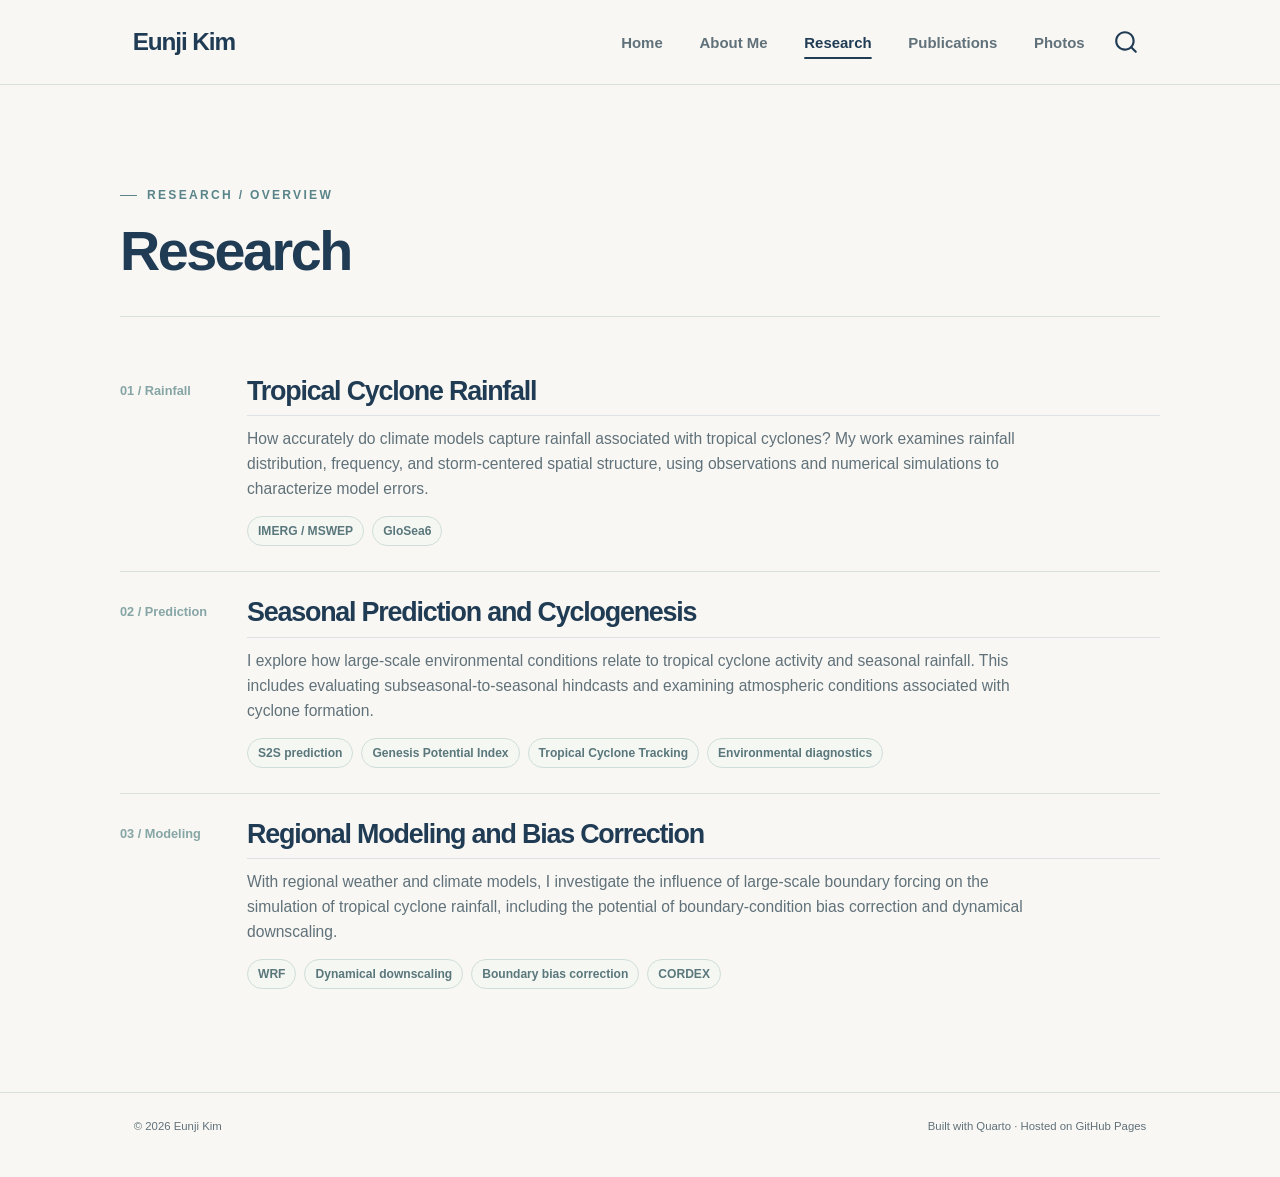
<file: research.html>
<!DOCTYPE html>
<html xmlns="http://www.w3.org/1999/xhtml" lang="en" xml:lang="en"><head>

<meta charset="utf-8">
<meta name="generator" content="quarto-1.11.9">

<meta name="viewport" content="width=device-width, initial-scale=1.0, user-scalable=yes">


<title>Research | Eunji Kim</title>
<style>
/* Default styles provided by pandoc.
** See https://pandoc.org/MANUAL.html#variables-for-html for config info.
*/
span.smallcaps{font-variant: small-caps;}
div.columns{display: flex; gap: 1.5em;}
div.column{flex: auto;}
@media screen {
div.columns{gap: min(4vw, 1.5em);}
div.column{overflow-x: auto;}
}
div.hanging-indent{margin-left: 1.5em; text-indent: -1.5em;}
ul.task-list{list-style: none;}
ul.task-list li input[type="checkbox"] {
  width: 0.8em;
  margin: 0 0.8em 0.2em -1em; /* quarto-specific, see https://github.com/quarto-dev/quarto-cli/issues/4556 */ 
  vertical-align: middle;
}
</style>


<script src="site_libs/quarto-nav/quarto-nav.js"></script>
<script src="site_libs/clipboard/clipboard.min.js"></script>
<script src="site_libs/quarto-search/autocomplete.umd.js"></script>
<script src="site_libs/quarto-search/fuse.min.js"></script>
<script src="site_libs/quarto-search/quarto-search.js"></script>
<meta name="quarto:offset" content="./">
<link href="./images/favicon.svg" rel="icon" type="image/svg+xml">
<script src="site_libs/quarto-html/quarto.js" type="module"></script>
<script src="site_libs/quarto-html/tabsets/tabsets.js" type="module"></script>
<script src="site_libs/quarto-html/scrollable-regions/scrollable-regions.js" type="module"></script>
<script src="site_libs/quarto-html/popper.min.js"></script>
<script src="site_libs/quarto-html/tippy.umd.min.js"></script>
<script src="site_libs/quarto-html/anchor.min.js"></script>
<link href="site_libs/quarto-html/tippy.css" rel="stylesheet">
<link href="site_libs/quarto-html/quarto-syntax-highlighting-63b5708e65d6cd79cd7618c58d0c21e7.css" rel="stylesheet" id="quarto-text-highlighting-styles">
<script src="site_libs/bootstrap/bootstrap.min.js"></script>
<link href="site_libs/bootstrap/bootstrap-icons.css" rel="stylesheet">
<link href="site_libs/bootstrap/bootstrap-195a9284f00966abad9b238e2230b127.min.css" rel="stylesheet" append-hash="true" id="quarto-bootstrap" data-mode="light">
<script id="quarto-search-options" type="application/json">{
  "location": "navbar",
  "copy-button": false,
  "collapse-after": 3,
  "panel-placement": "end",
  "type": "overlay",
  "limit": 50,
  "keyboard-shortcut": [
    "f",
    "/",
    "s"
  ],
  "show-item-context": false,
  "language": {
    "search-no-results-text": "No results",
    "search-matching-documents-text": "matching documents",
    "search-copy-link-title": "Copy link to search",
    "search-hide-matches-text": "Hide additional matches",
    "search-more-match-text": "more match in this document",
    "search-more-matches-text": "more matches in this document",
    "search-clear-button-title": "Clear",
    "search-text-placeholder": "",
    "search-detached-cancel-button-title": "Cancel",
    "search-submit-button-title": "Submit",
    "search-label": "Search"
  }
}</script>
<style>html{ scroll-behavior: smooth; }</style>


<link rel="stylesheet" href="site-theme-v23.css">
<meta property="og:title" content="Research | Eunji Kim">
</head>

<body class="nav-fixed fullcontent quarto-light"><a id="quarto-skip-link" class="visually-hidden-focusable" href="#quarto-content">Skip to main content</a>

<div id="quarto-search-results"></div>
  <header id="quarto-header" class="headroom fixed-top">
    <nav class="navbar navbar-expand-lg " data-bs-theme="dark" aria-label="Site">
      <div class="navbar-container container-fluid">
      <div class="navbar-brand-container mx-auto">
    <a class="navbar-brand" href="./index.html">
    <span class="navbar-title">Eunji Kim</span>
    </a>
  </div>
          <button class="navbar-toggler" type="button" data-bs-toggle="collapse" data-bs-target="#navbarCollapse" aria-controls="navbarCollapse" aria-expanded="false" aria-label="Toggle navigation" onclick="if (window.quartoToggleHeadroom) { window.quartoToggleHeadroom(); }">
  <span class="navbar-toggler-icon"></span>
</button>
          <div class="collapse navbar-collapse" id="navbarCollapse">
            <ul class="navbar-nav navbar-nav-scroll ms-auto">
  <li class="nav-item">
    <a class="nav-link" href="./index.html"> 
<span class="menu-text">Home</span></a>
  </li>  
  <li class="nav-item">
    <a class="nav-link" href="./about.html"> 
<span class="menu-text">About Me</span></a>
  </li>  
  <li class="nav-item">
    <a class="nav-link active" href="./research.html" aria-current="page"> 
<span class="menu-text">Research</span></a>
  </li>  
  <li class="nav-item">
    <a class="nav-link" href="./publications.html"> 
<span class="menu-text">Publications</span></a>
  </li>  
  <li class="nav-item">
    <a class="nav-link" href="./photos.html"> 
<span class="menu-text">Photos</span></a>
  </li>  
</ul>
          </div> <!-- /navcollapse -->
            <div class="quarto-navbar-tools">
</div>
            <div id="quarto-search" class="" title="Search"></div>
      </div> <!-- /container-fluid -->
    </nav>
</header>
<!-- content -->
<div id="quarto-content" class="quarto-container page-layout-custom page-navbar" tabindex="-1">
<!-- sidebar -->
<!-- margin-sidebar -->
<!-- main -->

<header id="title-block-header">
<h1 class="title display-7">Research | Eunji Kim</h1>

</header>


<div role="main">
<div class="site-container page-shell">
<header class="page-hero"><div class="kicker">Research / Overview</div><h1>Research</h1></header>
<div class="topic-list">
  <section class="topic" id="tropical-cyclone-rainfall"><div class="topic-index">01 / Rainfall</div><div><h2>Tropical Cyclone Rainfall</h2><p>How accurately do climate models capture rainfall associated with tropical cyclones? My work examines rainfall distribution, frequency, and storm-centered spatial structure, using observations and numerical simulations to characterize model errors.</p><div class="chips"><span class="chip">IMERG / MSWEP</span><span class="chip">GloSea6</span></div></div></section>
  <section class="topic" id="seasonal-prediction"><div class="topic-index">02 / Prediction</div><div><h2>Seasonal Prediction and Cyclogenesis</h2><p>I explore how large-scale environmental conditions relate to tropical cyclone activity and seasonal rainfall. This includes evaluating subseasonal-to-seasonal hindcasts and examining atmospheric conditions associated with cyclone formation.</p><div class="chips"><span class="chip">S2S prediction</span><span class="chip">Genesis Potential Index</span><span class="chip">Tropical Cyclone Tracking</span><span class="chip">Environmental diagnostics</span></div></div></section>
  <section class="topic" id="regional-modeling"><div class="topic-index">03 / Modeling</div><div><h2>Regional Modeling and Bias Correction</h2><p>With regional weather and climate models, I investigate the influence of large-scale boundary forcing on the simulation of tropical cyclone rainfall, including the potential of boundary-condition bias correction and dynamical downscaling.</p><div class="chips"><span class="chip">WRF</span><span class="chip">Dynamical downscaling</span><span class="chip">Boundary bias correction</span><span class="chip">CORDEX</span></div></div></section>
</div>

</div>
</div>




<script id="quarto-html-after-body" type="application/javascript">
  window.document.addEventListener("DOMContentLoaded", function (event) {
    const icon = "";
    const anchorJS = new window.AnchorJS();
    anchorJS.options = {
      placement: 'right',
      icon: icon
    };
    anchorJS.add('.anchored');
    const isCodeAnnotation = (el) => {
      for (const clz of el.classList) {
        if (clz.startsWith('code-annotation-')) {                     
          return true;
        }
      }
      return false;
    }
    const onCopySuccess = function(e) {
      // button target
      const button = e.trigger;
      // don't keep focus
      button.blur();
      // flash "checked"
      button.classList.add('code-copy-button-checked');
      var currentTitle = button.getAttribute("title");
      button.setAttribute("title", "Copied!");
      let tooltip;
      if (window.bootstrap) {
        button.setAttribute("data-bs-toggle", "tooltip");
        button.setAttribute("data-bs-placement", "left");
        button.setAttribute("data-bs-title", "Copied!");
        tooltip = new bootstrap.Tooltip(button, 
          { trigger: "manual", 
            customClass: "code-copy-button-tooltip",
            offset: [0, -8]});
        tooltip.show();    
      }
      setTimeout(function() {
        if (tooltip) {
          tooltip.hide();
          button.removeAttribute("data-bs-title");
          button.removeAttribute("data-bs-toggle");
          button.removeAttribute("data-bs-placement");
        }
        button.setAttribute("title", currentTitle);
        button.classList.remove('code-copy-button-checked');
      }, 1000);
      // clear code selection
      e.clearSelection();
    }
    const getTextToCopy = function(trigger) {
      const outerScaffold = trigger.parentElement.cloneNode(true);
      const codeEl = outerScaffold.querySelector('code');
      for (const childEl of codeEl.children) {
        if (isCodeAnnotation(childEl)) {
          childEl.remove();
        }
      }
      return codeEl.innerText;
    }
    const clipboard = new window.ClipboardJS('.code-copy-button:not([data-in-quarto-modal])', {
      text: getTextToCopy
    });
    clipboard.on('success', onCopySuccess);
    if (window.document.getElementById('quarto-embedded-source-code-modal')) {
      const clipboardModal = new window.ClipboardJS('.code-copy-button[data-in-quarto-modal]', {
        text: getTextToCopy,
        container: window.document.getElementById('quarto-embedded-source-code-modal')
      });
      clipboardModal.on('success', onCopySuccess);
    }
      var localhostRegex = new RegExp(/^(?:http|https):\/\/localhost\:?[0-9]*\//);
      var mailtoRegex = new RegExp(/^mailto:/);
        var filterRegex = new RegExp("https:\/\/Eunji-Kim-Atmos\.github\.io\/website\/");
      const newWindowLabel = "(opens in a new tab)";
      const newWindowNoteId = "quarto-ext-newwindow-label";
      // Links reference one hidden label through aria-describedby, so the
      // announcement never changes their accessible name.
      var describeNewWindow = (link) => {
        if (!window.document.getElementById(newWindowNoteId)) {
          var newWindowNote = window.document.createElement("span");
          newWindowNote.id = newWindowNoteId;
          newWindowNote.hidden = true;
          newWindowNote.textContent = newWindowLabel;
          window.document.body.appendChild(newWindowNote);
        }
        var describedBy = (link.getAttribute("aria-describedby") || "").split(/\s+/).filter(Boolean);
        if (!describedBy.includes(newWindowNoteId)) {
          describedBy.push(newWindowNoteId);
          link.setAttribute("aria-describedby", describedBy.join(" "));
        }
      }
      var isInternal = (href) => {
          return filterRegex.test(href) || localhostRegex.test(href) || mailtoRegex.test(href);
      }
      // Inspect non-navigation links and adorn them if external
      window.quartoDecorateExternalLinks = function (root) {
     var links = (root || window.document).querySelectorAll('a[href]:not(.nav-link):not(.navbar-brand):not(.toc-action):not(.sidebar-link):not(.sidebar-item-toggle):not(.pagination-link):not(.no-external):not([aria-hidden]):not(.dropdown-item):not(.quarto-navigation-tool):not(.about-link)');
      for (var i=0; i<links.length; i++) {
        const link = links[i];
        if (!isInternal(link.href)) {
          // undo the damage that might have been done by quarto-nav.js in the case of
          // links that we want to consider external
          if (link.dataset.originalHref !== undefined) {
            link.href = link.dataset.originalHref;
          }
            // target, if specified
            link.setAttribute("target", "_blank");
            if (link.getAttribute("rel") === null) {
              link.setAttribute("rel", "noopener");
            }
            describeNewWindow(link);
          if (!link.classList.contains('no-external-icon')) {
          }
        }
      }
      };
      window.quartoDecorateExternalLinks(window.document);
    // Esc closes the popup (WCAG 1.4.13) and focus leaving both trigger and
    // popup closes it (WCAG 2.4.11); tippy handles neither for interactive popups.
    const hideOnEscAndFocusOut = {
      name: 'hideOnEscAndFocusOut',
      defaultValue: true,
      fn(instance) {
        const dismiss = () => {
          // A show scheduled by the trigger delay would otherwise reopen it
          instance.clearDelayTimeouts();
          instance.hide();
        };
        const onKeyDown = (event) => {
          if (event.key !== 'Escape') {
            return;
          }
          // Keep Esc from also reaching page handlers (e.g. reveal.js overview),
          // except an open reveal.js slide menu, which Esc should close too.
          // The menu handles keys only when its keyboard option is on.
          const menuHandlesEsc = window.Reveal?.getPlugin?.('menu')?.isOpen() &&
            window.Reveal.getConfig().menu?.keyboard !== false;
          if (!menuHandlesEsc) {
            event.stopPropagation();
          }
          if (instance.popper.contains(window.document.activeElement)) {
            // Disabled while refocusing so the focus trigger does not reopen it
            instance.disable();
            instance.reference.focus();
            instance.enable();
          }
          dismiss();
        };
        const onFocusOut = (event) => {
          const target = event.relatedTarget;
          if (target && !instance.reference.contains(target) &&
              !instance.popper.contains(target)) {
            dismiss();
          }
        };
        // On the trigger too: a click trigger (code-annotations: select) has no
        // blur handling. Attached for the instance's lifetime so leaving the
        // trigger also cancels a show still pending on the trigger delay.
        instance.reference.addEventListener('focusout', onFocusOut);
        return {
          onShow() {
            window.document.addEventListener('keydown', onKeyDown, true);
            instance.popper.addEventListener('focusout', onFocusOut);
          },
          onHide() {
            window.document.removeEventListener('keydown', onKeyDown, true);
            instance.popper.removeEventListener('focusout', onFocusOut);
          },
          onDestroy() {
            instance.reference.removeEventListener('focusout', onFocusOut);
          },
        };
      },
    };
    function tippyHover(el, contentFn, onTriggerFn, onUntriggerFn) {
      const config = {
        allowHTML: true,
        maxWidth: 500,
        delay: 100,
        arrow: false,
        appendTo: function(el) {
            return el.parentElement;
        },
        interactive: true,
        interactiveBorder: 10,
        theme: 'quarto',
        placement: 'bottom-start',
        plugins: [hideOnEscAndFocusOut],
      };
      if (contentFn) {
        config.content = contentFn;
      }
      if (onTriggerFn) {
        config.onTrigger = onTriggerFn;
      }
      if (onUntriggerFn) {
        config.onUntrigger = onUntriggerFn;
      }
      window.tippy(el, config); 
    }
    const noterefs = window.document.querySelectorAll('a[role="doc-noteref"]');
    for (var i=0; i<noterefs.length; i++) {
      const ref = noterefs[i];
      tippyHover(ref, function() {
        // use id or data attribute instead here
        let href = ref.getAttribute('data-footnote-href') || ref.getAttribute('href');
        try { href = new URL(href).hash; } catch {}
        const id = href.replace(/^#\/?/, "");
        const note = window.document.getElementById(id);
        if (note) {
          return note.innerHTML;
        } else {
          return "";
        }
      });
    }
    const xrefs = window.document.querySelectorAll('a.quarto-xref');
    const processXRef = (id, note) => {
      // Strip column container classes
      const stripColumnClz = (el) => {
        el.classList.remove("page-full", "page-columns");
        if (el.children) {
          for (const child of el.children) {
            stripColumnClz(child);
          }
        }
      }
      stripColumnClz(note)
      if (id === null || id.startsWith('sec-')) {
        // Special case sections, only their first couple elements
        const container = document.createElement("div");
        if (note.children && note.children.length > 2) {
          container.appendChild(note.children[0].cloneNode(true));
          for (let i = 1; i < note.children.length; i++) {
            const child = note.children[i];
            if (child.tagName === "P" && child.innerText === "") {
              continue;
            } else {
              container.appendChild(child.cloneNode(true));
              break;
            }
          }
          if (window.Quarto?.typesetMath) {
            window.Quarto.typesetMath(container);
          }
          return container.innerHTML
        } else {
          if (window.Quarto?.typesetMath) {
            window.Quarto.typesetMath(note);
          }
          return note.innerHTML;
        }
      } else {
        // Remove any anchor links if they are present
        const anchorLink = note.querySelector('a.anchorjs-link');
        if (anchorLink) {
          anchorLink.remove();
        }
        if (window.Quarto?.typesetMath) {
          window.Quarto.typesetMath(note);
        }
        if (note.classList.contains("callout")) {
          return note.outerHTML;
        } else {
          return note.innerHTML;
        }
      }
    }
    for (var i=0; i<xrefs.length; i++) {
      const xref = xrefs[i];
      tippyHover(xref, undefined, function(instance) {
        instance.disable();
        let url = xref.getAttribute('href');
        let hash = undefined; 
        if (url.startsWith('#')) {
          hash = url;
        } else {
          try { hash = new URL(url).hash; } catch {}
        }
        if (hash) {
          const id = hash.replace(/^#\/?/, "");
          const note = window.document.getElementById(id);
          if (note !== null) {
            try {
              const html = processXRef(id, note.cloneNode(true));
              instance.setContent(html);
            } finally {
              instance.enable();
              instance.show();
            }
          } else {
            // See if we can fetch this
            fetch(url.split('#')[0])
            .then(res => res.text())
            .then(html => {
              const parser = new DOMParser();
              const htmlDoc = parser.parseFromString(html, "text/html");
              const note = htmlDoc.getElementById(id);
              if (note !== null) {
                const html = processXRef(id, note);
                instance.setContent(html);
              } 
            }).finally(() => {
              instance.enable();
              instance.show();
            });
          }
        } else {
          // See if we can fetch a full url (with no hash to target)
          // This is a special case and we should probably do some content thinning / targeting
          fetch(url)
          .then(res => res.text())
          .then(html => {
            const parser = new DOMParser();
            const htmlDoc = parser.parseFromString(html, "text/html");
            const note = htmlDoc.querySelector('main.content');
            if (note !== null) {
              // This should only happen for chapter cross references
              // (since there is no id in the URL)
              // remove the first header
              if (note.children.length > 0 && note.children[0].tagName === "HEADER") {
                note.children[0].remove();
              }
              const html = processXRef(null, note);
              instance.setContent(html);
            } 
          }).finally(() => {
            instance.enable();
            instance.show();
          });
        }
      }, function(instance) {
      });
    }
        let selectedAnnoteEl;
        const selectorForAnnotation = ( cell, annotation) => {
          let cellAttr = 'data-code-cell="' + cell + '"';
          let lineAttr = 'data-code-annotation="' +  annotation + '"';
          const selector = 'span[' + cellAttr + '][' + lineAttr + ']';
          return selector;
        }
        const selectCodeLines = (annoteEl) => {
          const doc = window.document;
          const targetCell = annoteEl.getAttribute("data-target-cell");
          const targetAnnotation = annoteEl.getAttribute("data-target-annotation");
          const annoteSpan = window.document.querySelector(selectorForAnnotation(targetCell, targetAnnotation));
          const lines = annoteSpan.getAttribute("data-code-lines").split(",");
          const lineIds = lines.map((line) => {
            return targetCell + "-" + line;
          })
          // Each band is positioned against its own containing block, which is
          // not the offsetParent of the lines, so place it from client rects.
          const placeBand = (band, firstEl, lastEl, codeBlock) => {
            const container = band.offsetParent;
            if (container === null) {
              return;
            }
            const containerRect = container.getBoundingClientRect();
            // Reveal.js scales slides with a transform, so convert client
            // pixels back to the CSS pixels of the container.
            const scale = containerRect.height / container.offsetHeight || 1;
            const firstRect = firstEl.getBoundingClientRect();
            const lastRect = lastEl.getBoundingClientRect();
            const top = (firstRect.top - containerRect.top) / scale - container.clientTop + container.scrollTop;
            const height = (lastRect.bottom - firstRect.top) / scale;
            band.style.top = top - 2 + "px";
            band.style.height = height + 4 + "px";
            if (codeBlock) {
              // Without the copy button wrapper, the containing block is wider
              // than the code block, so span the code block explicitly.
              const blockRect = codeBlock.getBoundingClientRect();
              band.style.left = (blockRect.left - containerRect.left) / scale - container.clientLeft + container.scrollLeft + "px";
              band.style.width = blockRect.width / scale + "px";
            }
          };
          if (lineIds.length > 0) {
            const el = window.document.getElementById(lineIds[0]);
            const lastEl = window.document.getElementById(lineIds[lineIds.length - 1]);
            const parent = el.parentElement.parentElement;
            // cook up a div (if necessary) and position it
            let div = window.document.getElementById("code-annotation-line-highlight");
            if (div === null) {
              div = window.document.createElement("div");
              div.setAttribute("id", "code-annotation-line-highlight");
              div.style.position = 'absolute';
              parent.appendChild(div);
            }
            placeBand(div, el, lastEl, parent.closest("div.sourceCode") || parent);
            let gutterDiv = window.document.getElementById("code-annotation-line-highlight-gutter");
            if (gutterDiv === null) {
              gutterDiv = window.document.createElement("div");
              gutterDiv.setAttribute("id", "code-annotation-line-highlight-gutter");
              gutterDiv.style.position = 'absolute';
              const codeCell = window.document.getElementById(targetCell);
              const gutter = codeCell.querySelector('.code-annotation-gutter');
              gutter.appendChild(gutterDiv);
            }
            placeBand(gutterDiv, el, lastEl);
            selectedAnnoteEl = annoteEl;
          }
        };
        const unselectCodeLines = () => {
          const elementsIds = ["code-annotation-line-highlight", "code-annotation-line-highlight-gutter"];
          elementsIds.forEach((elId) => {
            const div = window.document.getElementById(elId);
            if (div) {
              div.remove();
            }
          });
          selectedAnnoteEl = undefined;
        };
          // Handle positioning of the toggle
      window.addEventListener(
        "resize",
        throttle(() => {
          elRect = undefined;
          if (selectedAnnoteEl) {
            selectCodeLines(selectedAnnoteEl);
          }
        }, 10)
      );
      function throttle(fn, ms) {
      let throttle = false;
      let timer;
        return (...args) => {
          if(!throttle) { // first call gets through
              fn.apply(this, args);
              throttle = true;
          } else { // all the others get throttled
              if(timer) clearTimeout(timer); // cancel #2
              timer = setTimeout(() => {
                fn.apply(this, args);
                timer = throttle = false;
              }, ms);
          }
        };
      }
        // Attach click handler to the DT
        const annoteDls = window.document.querySelectorAll('dt[data-target-cell]');
        for (const annoteDlNode of annoteDls) {
          annoteDlNode.addEventListener('click', (event) => {
            const clickedEl = event.target;
            if (clickedEl !== selectedAnnoteEl) {
              unselectCodeLines();
              const activeEl = window.document.querySelector('dt[data-target-cell].code-annotation-active');
              if (activeEl) {
                activeEl.classList.remove('code-annotation-active');
              }
              selectCodeLines(clickedEl);
              clickedEl.classList.add('code-annotation-active');
            } else {
              // Unselect the line
              unselectCodeLines();
              clickedEl.classList.remove('code-annotation-active');
            }
          });
        }
    const findCites = (el) => {
      const parentEl = el.parentElement;
      if (parentEl) {
        const cites = parentEl.dataset.cites;
        if (cites) {
          return {
            el,
            cites: cites.split(' ')
          };
        } else {
          return findCites(el.parentElement)
        }
      } else {
        return undefined;
      }
    };
    var bibliorefs = window.document.querySelectorAll('a[role="doc-biblioref"]');
    for (var i=0; i<bibliorefs.length; i++) {
      const ref = bibliorefs[i];
      const citeInfo = findCites(ref);
      if (citeInfo) {
        tippyHover(citeInfo.el, function() {
          var popup = window.document.createElement('div');
          citeInfo.cites.forEach(function(cite) {
            var citeDiv = window.document.createElement('div');
            citeDiv.classList.add('hanging-indent');
            citeDiv.classList.add('csl-entry');
            var biblioDiv = window.document.getElementById('ref-' + cite);
            if (biblioDiv) {
              citeDiv.innerHTML = biblioDiv.innerHTML;
            }
            popup.appendChild(citeDiv);
          });
          return popup.innerHTML;
        });
      }
    }
  });
  </script>
  <script type="application/javascript">
  window.quartoScrollableRegionsLabels = {"code":"Scrollable code","output":"Scrollable output"};
  </script>
</div> <!-- /content -->
<footer class="footer">
  <div class="nav-footer">
    <div class="nav-footer-left">
<p>© 2026 Eunji Kim</p>
</div>   
    <div class="nav-footer-center">
      &nbsp;
    </div>
    <div class="nav-footer-right">
<p>Built with Quarto · Hosted on GitHub Pages</p>
</div>
  </div>
</footer>




<script src="site_libs/quarto-html/zenscroll-min.js"></script>
</body></html>
</file>
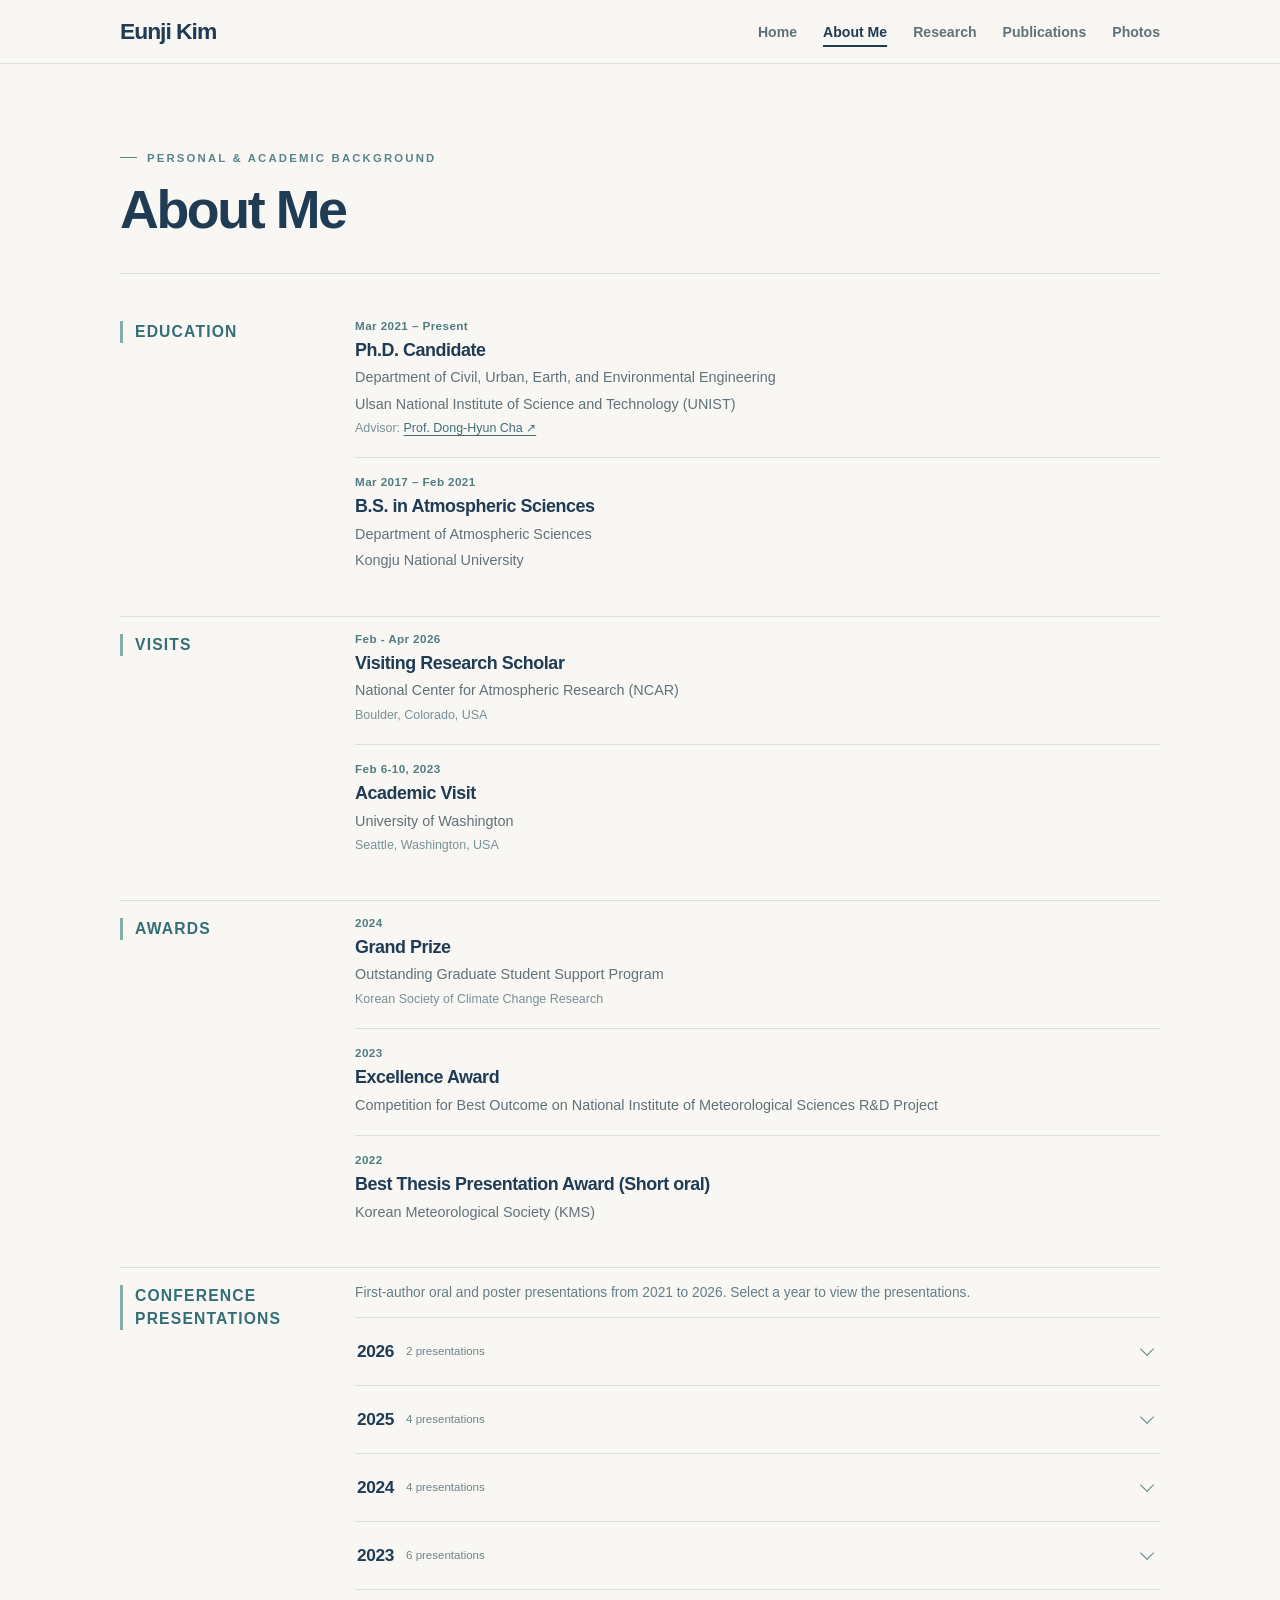
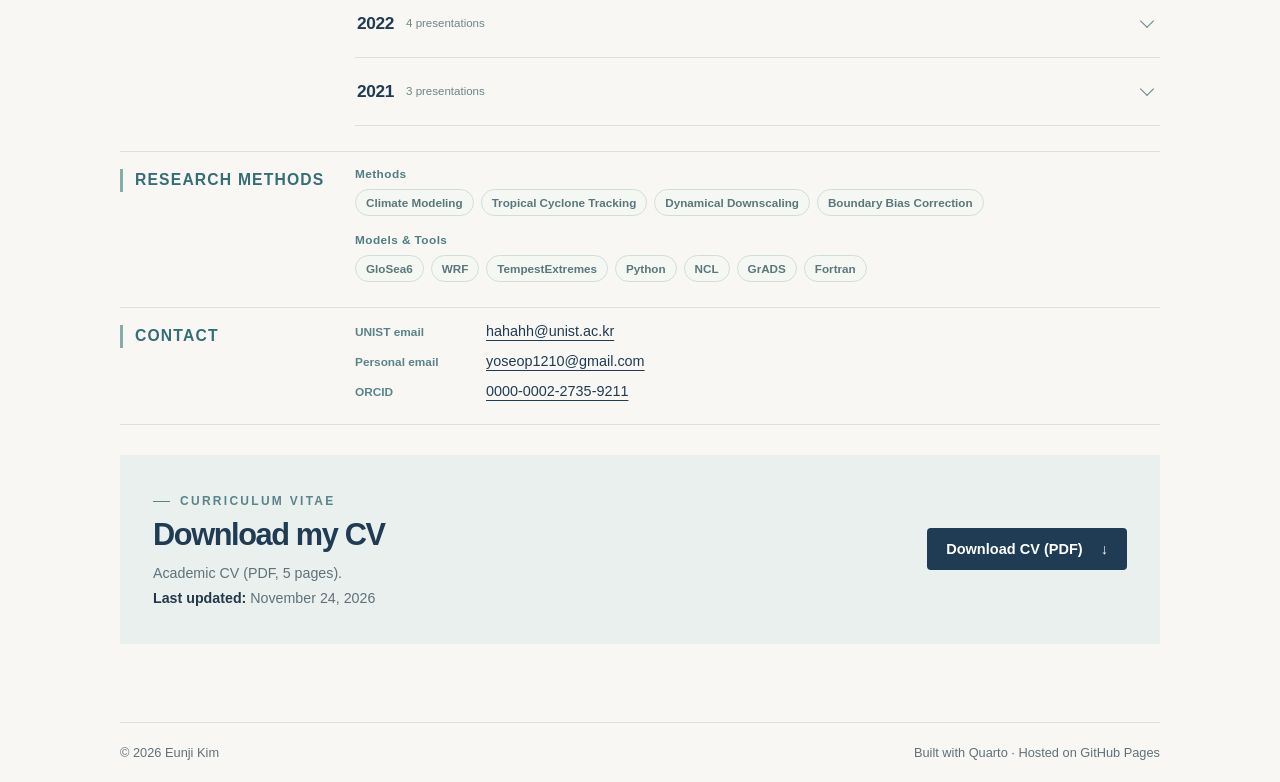
<file: preview/about.html>
<!DOCTYPE html>

<html lang="en"><head><meta charset="utf-8"/><meta content="width=device-width, initial-scale=1" name="viewport"/><meta content="Eunji Kim — Ph.D. Candidate at UNIST researching tropical cyclone rainfall and climate prediction" name="description"/><title>About Me | Eunji Kim</title><link href="site-theme-v23.css" rel="stylesheet"/><link href="images/favicon.svg" rel="icon" type="image/svg+xml"/></head><body><nav aria-label="Main navigation" class="navbar"><div class="site-container nav-preview-inner"><a class="navbar-brand" href="index.html">Eunji Kim</a><button aria-controls="preview-links" aria-expanded="false" aria-label="Toggle navigation" class="mobile-nav-button" type="button">☰</button><div class="preview-links" id="preview-links"><a class="" href="index.html">Home</a><a class="active" href="about.html">About Me</a><a class="" href="research.html">Research</a><a class="" href="publications.html">Publications</a><a class="" href="photos.html">Photos</a></div></div></nav><main id="main-content">
<div class="site-container page-shell about-page">
<header class="page-hero"><div class="kicker">Personal &amp; academic background</div><h1>About Me</h1></header>
<div class="about-sections">
<section class="cv-section" id="education">
<h2>Education</h2>
<div class="cv-items">
<div class="cv-entry">
<span class="cv-period">Mar 2021 – Present</span>
<h3>Ph.D. Candidate</h3>
<p>Department of Civil, Urban, Earth, and Environmental Engineering</p>
<p>Ulsan National Institute of Science and Technology (UNIST)</p>
<p class="cv-note">Advisor: <a class="advisor-link" href="https://scholar.google.com/citations?user=1NXNPmUAAAAJ&amp;hl=en" target="_blank" rel="noopener noreferrer" aria-label="Prof. Dong-Hyun Cha Google Scholar (opens in a new tab)">Prof. Dong-Hyun Cha ↗</a></p>
</div>
<div class="cv-entry">
<span class="cv-period">Mar 2017 – Feb 2021</span>
<h3>B.S. in Atmospheric Sciences</h3>
<p>Department of Atmospheric Sciences</p>
<p>Kongju National University</p>
</div>
</div>
</section>
<section class="cv-section" id="academic-visits"><h2>Visits</h2><div class="cv-items">
<div class="cv-entry"><span class="cv-period">Feb - Apr 2026</span><h3>Visiting Research Scholar</h3><p>National Center for Atmospheric Research (NCAR)</p><p class="cv-note">Boulder, Colorado, USA</p></div>
<div class="cv-entry"><span class="cv-period">Feb 6-10, 2023</span><h3>Academic Visit</h3><p>University of Washington</p><p class="cv-note">Seattle, Washington, USA</p></div>
</div></section>
<section class="cv-section" id="awards">
<h2>Awards</h2>
<div class="cv-items">
<div class="cv-entry award-entry">
<span class="cv-period">2024</span>
<h3>Grand Prize</h3>
<p>Outstanding Graduate Student Support Program</p>
<p class="cv-note">Korean Society of Climate Change Research</p>
</div>
<div class="cv-entry award-entry">
<span class="cv-period">2023</span>
<h3>Excellence Award</h3>
<p>Competition for Best Outcome on National Institute of Meteorological Sciences R&amp;D Project</p>
</div>
<div class="cv-entry award-entry">
<span class="cv-period">2022</span>
<h3>Best Thesis Presentation Award (Short oral)</h3>
<p>Korean Meteorological Society (KMS)</p>
</div>
</div>
</section>
<section class="cv-section" id="presentations" aria-labelledby="presentations-title">
  <h2 id="presentations-title">Conference Presentations</h2>
  <div class="presentation-years">
    <p class="presentation-intro">First-author oral and poster presentations from 2021 to 2026. Select a year to view the presentations.</p>
    <details class="presentation-year">
      <summary><span class="presentation-year-label">2026</span><span class="presentation-count">2 presentations</span><span class="presentation-toggle" aria-hidden="true"></span></summary>
      <ol class="presentation-list">
      <li class="presentation-item">
        <h3 class="presentation-title" lang="en">Subseasonal Predictability of Tropical Cyclone Rainfall over the Western North Pacific in GloSea6</h3>
        <div class="presentation-meta"><span class="presentation-venue">AOGS 2026</span><span class="presentation-kind">Poster</span></div>
      </li>
      <li class="presentation-item">
        <h3 class="presentation-title" lang="en">Improving Simulations of Tropical Cyclone Rainfall over the Western North Pacific through Dynamical Downscaling with Boundary Condition Bias Correction</h3>
        <div class="presentation-meta"><span class="presentation-venue">2026 Korean Meteorological Society Autumn Meeting</span><span class="presentation-kind">Oral</span></div>
      </li>
      </ol>
    </details>
    <details class="presentation-year">
      <summary><span class="presentation-year-label">2025</span><span class="presentation-count">4 presentations</span><span class="presentation-toggle" aria-hidden="true"></span></summary>
      <ol class="presentation-list">
      <li class="presentation-item">
        <h3 class="presentation-title" lang="en">Subseasonal Activities of Tropical Cyclones over the Western North Pacific in GloSea6</h3>
        <div class="presentation-meta"><span class="presentation-venue">EGU 2025</span><span class="presentation-kind">Poster</span></div>
      </li>
      <li class="presentation-item">
        <h3 class="presentation-title" lang="en">Analysis of Simulated Future Tropical Cyclone Activity Using a Multi-GCM–RCM Ensemble</h3>
        <div class="presentation-meta"><span class="presentation-venue">2025 Korean Meteorological Society Spring Meeting</span><span class="presentation-kind">Oral</span></div>
      </li>
      <li class="presentation-item">
        <h3 class="presentation-title" lang="en">Evaluation of Tropical Cyclone Rainfall Simulation over the Western North Pacific in GloSea6</h3>
        <div class="presentation-meta"><span class="presentation-venue">AOGS 2025</span><span class="presentation-kind">Oral</span></div>
      </li>
      <li class="presentation-item">
        <h3 class="presentation-title" lang="en">Evaluation of Tropical Cyclone-Associated Rainfall Simulated by GloSea6 over the Western North Pacific</h3>
        <div class="presentation-meta"><span class="presentation-venue">2025 Korean Meteorological Society Autumn Meeting</span><span class="presentation-kind">Oral</span></div>
      </li>
      </ol>
    </details>
    <details class="presentation-year">
      <summary><span class="presentation-year-label">2024</span><span class="presentation-count">4 presentations</span><span class="presentation-toggle" aria-hidden="true"></span></summary>
      <ol class="presentation-list">
      <li class="presentation-item">
        <h3 class="presentation-title" lang="en">Analysis of Intraseasonal Tropical Cyclone Activity over the Western North Pacific Using GloSea6</h3>
        <div class="presentation-meta"><span class="presentation-venue">2024 Korean Society of Climate Change Research Spring Conference</span><span class="presentation-kind">Oral</span></div>
      </li>
      <li class="presentation-item">
        <h3 class="presentation-title" lang="en">Tropical Cyclone Activities over the Western North Pacific in Subseasonal Forecast of GloSea6</h3>
        <div class="presentation-meta"><span class="presentation-venue">AOGS 2024</span><span class="presentation-kind">Oral</span></div>
      </li>
      <li class="presentation-item">
        <h3 class="presentation-title" lang="en">Analysis of Simulated Intraseasonal Tropical Cyclone Genesis in GloSea6</h3>
        <div class="presentation-meta"><span class="presentation-venue">2024 Korean Meteorological Society Autumn Meeting</span><span class="presentation-kind">Oral</span></div>
      </li>
      <li class="presentation-item">
        <h3 class="presentation-title" lang="en">Analysis of Future Tropical Cyclone Activity Using a Multi-GCM–RCM Ensemble</h3>
        <div class="presentation-meta"><span class="presentation-venue">2024 Korean Society of Climate Change Research Autumn Conference</span><span class="presentation-kind">Oral</span></div>
      </li>
      </ol>
    </details>
    <details class="presentation-year">
      <summary><span class="presentation-year-label">2023</span><span class="presentation-count">6 presentations</span><span class="presentation-toggle" aria-hidden="true"></span></summary>
      <ol class="presentation-list">
      <li class="presentation-item">
        <h3 class="presentation-title" lang="en">Analysis of Simulated Future Tropical Cyclone Activity under SSP Scenarios Using a Multi-Regional Climate Model Ensemble</h3>
        <div class="presentation-meta"><span class="presentation-venue">2023 Korean Meteorological Society Spring Meeting</span><span class="presentation-kind">Oral</span></div>
      </li>
      <li class="presentation-item">
        <h3 class="presentation-title" lang="en">Future Characteristics of Tropical Cyclones over the CORDEX East Asia Domain in Multi-RCMs under the SSP Scenarios</h3>
        <div class="presentation-meta"><span class="presentation-venue">EGU 2023</span><span class="presentation-kind">Oral</span></div>
      </li>
      <li class="presentation-item">
        <h3 class="presentation-title" lang="en">Analysis of Landfalling Tropical Cyclone Simulations in CORDEX-East Asia Regional Climate Models under SSP Scenarios</h3>
        <div class="presentation-meta"><span class="presentation-venue">2023 Korean Society of Climate Change Research Spring Conference</span><span class="presentation-kind">Oral</span></div>
      </li>
      <li class="presentation-item">
        <h3 class="presentation-title" lang="en">Future Activities of Tropical Cyclone under the SSP Scenarios Using Multi-RCMs</h3>
        <div class="presentation-meta"><span class="presentation-venue">AOGS 2023</span><span class="presentation-kind">Oral</span></div>
      </li>
      <li class="presentation-item">
        <h3 class="presentation-title" lang="en">Future Characteristics of Tropical Cyclones under the SSP Scenarios over the CORDEX-East Asia Domain Using Multi-RCMs</h3>
        <div class="presentation-meta"><span class="presentation-venue">ICRC-CORDEX 2023</span><span class="presentation-kind">Poster</span></div>
      </li>
      <li class="presentation-item">
        <h3 class="presentation-title" lang="en">Analysis of Future Tropical Cyclone Activity Using a Multi-Regional Climate Model Ensemble Driven by CMIP5 and CMIP6</h3>
        <div class="presentation-meta"><span class="presentation-venue">2023 Korean Meteorological Society Autumn Meeting</span><span class="presentation-kind">Oral</span></div>
      </li>
      </ol>
    </details>
    <details class="presentation-year">
      <summary><span class="presentation-year-label">2022</span><span class="presentation-count">4 presentations</span><span class="presentation-toggle" aria-hidden="true"></span></summary>
      <ol class="presentation-list">
      <li class="presentation-item">
        <h3 class="presentation-title" lang="en">Analysis of Future Tropical Cyclone Variability under SSP Scenarios Using Multiple Regional Climate Models</h3>
        <div class="presentation-meta"><span class="presentation-venue">2022 Korean Meteorological Society Spring Meeting</span><span class="presentation-kind">Short oral</span></div>
      </li>
      <li class="presentation-item">
        <h3 class="presentation-title" lang="en">Analysis of Future Tropical Cyclone Characteristics under SSP Scenarios Using Multiple Regional Climate Models</h3>
        <div class="presentation-meta"><span class="presentation-venue">2022 Korean Society of Climate Change Research Spring Conference</span><span class="presentation-kind">Oral</span></div>
      </li>
      <li class="presentation-item">
        <h3 class="presentation-title" lang="en">Future Projections of Tropical Cyclone Activities in Multi-RCMs under the SSP Scenarios over the CORDEX-East Asia Domain</h3>
        <div class="presentation-meta"><span class="presentation-venue">AOGS 2022</span><span class="presentation-kind">Poster</span></div>
      </li>
      <li class="presentation-item">
        <h3 class="presentation-title" lang="en">Analysis of Seasonal Changes in Future Tropical Cyclone Activity under SSP Scenarios Using Multiple Regional Climate Models</h3>
        <div class="presentation-meta"><span class="presentation-venue">2022 Korean Society of Climate Change Research Autumn Conference</span><span class="presentation-kind">Oral</span></div>
      </li>
      </ol>
    </details>
    <details class="presentation-year">
      <summary><span class="presentation-year-label">2021</span><span class="presentation-count">3 presentations</span><span class="presentation-toggle" aria-hidden="true"></span></summary>
      <ol class="presentation-list">
      <li class="presentation-item">
        <h3 class="presentation-title" lang="en">Environmental Conditions for the Largest Number of Tropical Cyclones Affecting Korea in 2019</h3>
        <div class="presentation-meta"><span class="presentation-venue">AOGS 2021</span><span class="presentation-kind">Poster</span></div>
      </li>
      <li class="presentation-item">
        <h3 class="presentation-title" lang="en">Comparison of Synoptic Characteristics Associated with Tropical Cyclones Affecting the Korean Peninsula in 2019 and 2020</h3>
        <div class="presentation-meta"><span class="presentation-venue">2021 Korean Meteorological Society Autumn Meeting</span><span class="presentation-kind">Poster</span></div>
      </li>
      <li class="presentation-item">
        <h3 class="presentation-title" lang="en">Analysis of Long-Term Tropical Cyclone Variability under SSP Climate Change Scenarios</h3>
        <div class="presentation-meta"><span class="presentation-venue">2021 Korean Society of Climate Change Research Autumn Conference</span><span class="presentation-kind">Oral</span></div>
      </li>
      </ol>
    </details>
  </div>
</section>
<section class="cv-section" id="skills" aria-labelledby="skills-title">
  <h2 id="skills-title">Research Methods</h2>
  <div class="skill-groups">
    <div class="skill-group">
      <h3 class="skill-group-heading">Methods</h3>
      <div class="chips" aria-label="Research methods">
        <span class="chip">Climate Modeling</span>
        <span class="chip">Tropical Cyclone Tracking</span>
        
        <span class="chip">Dynamical Downscaling</span>
        <span class="chip">Boundary Bias Correction</span>
      </div>
    </div>
    <div class="skill-group">
      <h3 class="skill-group-heading">Models &amp; Tools</h3>
      <div class="chips" aria-label="Models and programming tools">
        <span class="chip">GloSea6</span>
        <span class="chip">WRF</span>
        <span class="chip">TempestExtremes</span>
        <span class="chip">Python</span>
        <span class="chip">NCL</span>
        <span class="chip">GrADS</span>
        <span class="chip">Fortran</span>
      </div>
    </div>
  </div>
</section>
<section class="cv-section" id="contact" aria-labelledby="contact-title">
  <h2 id="contact-title">Contact</h2>
  <div class="contact-details">
    <div class="contact-entry"><span class="contact-type">UNIST email</span><a href="mailto:hahahh@unist.ac.kr">hahahh@unist.ac.kr</a></div>
    <div class="contact-entry"><span class="contact-type">Personal email</span><a href="mailto:yoseop1210@gmail.com">yoseop1210@gmail.com</a></div>
    <div class="contact-entry"><span class="contact-type">ORCID</span><a href="https://orcid.org/0000-0002-2735-9211" target="_blank" rel="noopener noreferrer" aria-label="Open Eunji Kim's ORCID profile (opens in a new tab)">0000-0002-2735-9211</a></div>
  </div>
</section>
</div>
<section class="cv-download" aria-labelledby="cv-download-title"><div><div class="kicker">Curriculum vitae</div><h2 id="cv-download-title">Download my CV</h2><p>Academic CV (PDF, 5 pages).</p><p class="cv-updated"><strong>Last updated:</strong> November 24, 2026</p></div><a class="btn-primary-site" href="files/Eunji_Kim_CV.pdf" download="Eunji_Kim_CV.pdf" aria-label="Download Eunji Kim's CV (PDF)">Download CV (PDF) <span aria-hidden="true">↓</span></a></section>

</div></main><footer class="preview-footer site-container"><span>© 2026 Eunji Kim</span><span>Built with Quarto · Hosted on GitHub Pages</span></footer><script>const b=document.querySelector('.mobile-nav-button');const links=document.querySelector('.preview-links');b.addEventListener('click',()=>{const open=links.classList.toggle('open');b.setAttribute('aria-expanded',String(open));});</script></body></html>
</file>
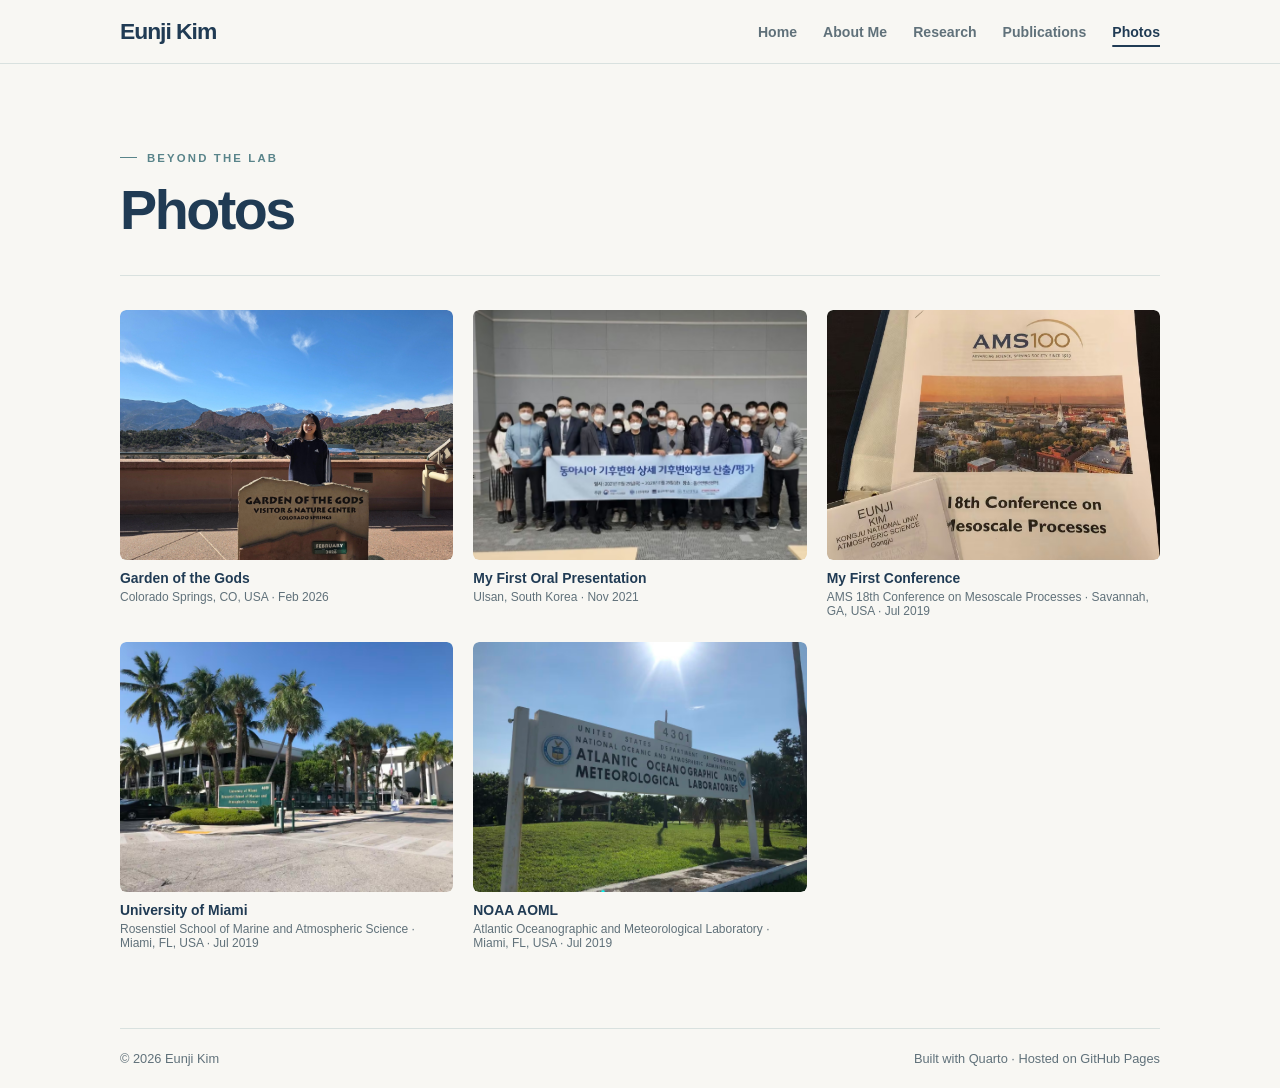
<file: preview/photos.html>
<!DOCTYPE html>
<html lang="en"><head><meta charset="utf-8"><meta name="viewport" content="width=device-width, initial-scale=1"><meta name="description" content="Eunji Kim — Ph.D. Candidate at UNIST researching tropical cyclone rainfall and climate prediction"><title>Photos | Eunji Kim</title><link rel="stylesheet" href="site-theme-v23.css"><link rel="icon" type="image/svg+xml" href="images/favicon.svg"></head><body><nav class="navbar" aria-label="Main navigation"><div class="site-container nav-preview-inner"><a class="navbar-brand" href="index.html">Eunji Kim</a><button class="mobile-nav-button" type="button" aria-expanded="false" aria-controls="preview-links" aria-label="Toggle navigation">☰</button><div class="preview-links" id="preview-links"><a class="" href="index.html">Home</a><a class="" href="about.html">About Me</a><a class="" href="research.html">Research</a><a class="" href="publications.html">Publications</a><a class="active" href="photos.html">Photos</a></div></div></nav><main id="main-content">
<div class="site-container page-shell">
<header class="page-hero"><div class="kicker">Beyond the lab</div><h1>Photos</h1></header>
<section class="photo-gallery" aria-label="Photo gallery">
  <figure class="photo-feature">
    <button class="photo-open" type="button" data-photo-src="images/eunji-photo-original.jpg" aria-label="View Garden of the Gods photograph">
      <img src="images/eunji-photo-original.jpg" alt="Visitor posing at Garden of the Gods in Colorado Springs" width="2048" height="1535" loading="lazy">
    </button>
    <figcaption><strong>Garden of the Gods</strong><span>Colorado Springs, CO, USA · Feb 2026</span></figcaption>
  </figure>
  <figure class="photo-feature">
    <button class="photo-open" type="button" data-photo-src="images/first-oral-presentation-2021.avif" aria-label="View My First Oral Presentation photograph">
      <img src="images/first-oral-presentation-2021.avif" alt="Group photo at an East Asia climate change workshop in Ulsan in November 2021" width="1536" height="1021" loading="lazy">
    </button>
    <figcaption><strong>My First Oral Presentation</strong><span>Ulsan, South Korea · Nov 2021</span></figcaption>
  </figure>
  <figure class="photo-feature">
    <button class="photo-open" type="button" data-photo-src="images/first-conference-2019-hq.avif" aria-label="View My First Conference photograph">
      <img src="images/first-conference-2019-hq.avif" alt="AMS 18th Conference on Mesoscale Processes program and conference badge" width="1152" height="1536" loading="lazy">
    </button>
    <figcaption><strong>My First Conference</strong><span>AMS 18th Conference on Mesoscale Processes · Savannah, GA, USA · Jul 2019</span></figcaption>
  </figure>
  <figure class="photo-feature">
    <button class="photo-open" type="button" data-photo-src="images/university-of-miami-2019.avif" aria-label="View University of Miami photograph">
      <img src="images/university-of-miami-2019.avif" alt="University of Miami Rosenstiel School building with palm trees" width="1536" height="1152" loading="lazy">
    </button>
    <figcaption><strong>University of Miami</strong><span>Rosenstiel School of Marine and Atmospheric Science · Miami, FL, USA · Jul 2019</span></figcaption>
  </figure>
  <figure class="photo-feature">
    <button class="photo-open" type="button" data-photo-src="images/noaa-aoml-2019.avif" aria-label="View NOAA AOML photograph">
      <img src="images/noaa-aoml-2019.avif" alt="Sign for NOAA's Atlantic Oceanographic and Meteorological Laboratory in Miami" width="1536" height="1152" loading="lazy">
    </button>
    <figcaption><strong>NOAA AOML</strong><span>Atlantic Oceanographic and Meteorological Laboratory · Miami, FL, USA · Jul 2019</span></figcaption>
  </figure>
</section>
<dialog class="photo-lightbox" aria-label="Enlarged photograph">
  <button type="button" class="photo-lightbox-close" aria-label="Close photograph">×</button>
  <figure>
    <img class="photo-lightbox-image" alt="">
    <figcaption class="photo-lightbox-caption">
      <strong class="photo-lightbox-title"></strong>
      <span class="photo-lightbox-detail"></span>
    </figcaption>
  </figure>
</dialog>
<script>
(function () {
  const dialog = document.querySelector('.photo-lightbox');
  if (!dialog) return;
  const fullImage = dialog.querySelector('.photo-lightbox-image');
  const title = dialog.querySelector('.photo-lightbox-title');
  const detail = dialog.querySelector('.photo-lightbox-detail');
  document.querySelectorAll('.photo-open').forEach(function (button) {
    button.addEventListener('click', function () {
      const figure = button.closest('figure');
      fullImage.src = button.getAttribute('data-photo-src');
      fullImage.alt = button.querySelector('img').alt;
      title.textContent = figure.querySelector('figcaption strong').textContent;
      detail.textContent = figure.querySelector('figcaption span').textContent;
      dialog.showModal();
    });
  });
  dialog.querySelector('.photo-lightbox-close').addEventListener('click', function () { dialog.close(); });
  dialog.addEventListener('click', function (event) { if (event.target === dialog) dialog.close(); });
  dialog.addEventListener('close', function () { fullImage.removeAttribute('src'); });
}());
</script>

</div></main><footer class="preview-footer site-container"><span>© 2026 Eunji Kim</span><span>Built with Quarto · Hosted on GitHub Pages</span></footer><script>const b=document.querySelector('.mobile-nav-button');const links=document.querySelector('.preview-links');b.addEventListener('click',()=>{const open=links.classList.toggle('open');b.setAttribute('aria-expanded',String(open));});</script></body></html>
</file>
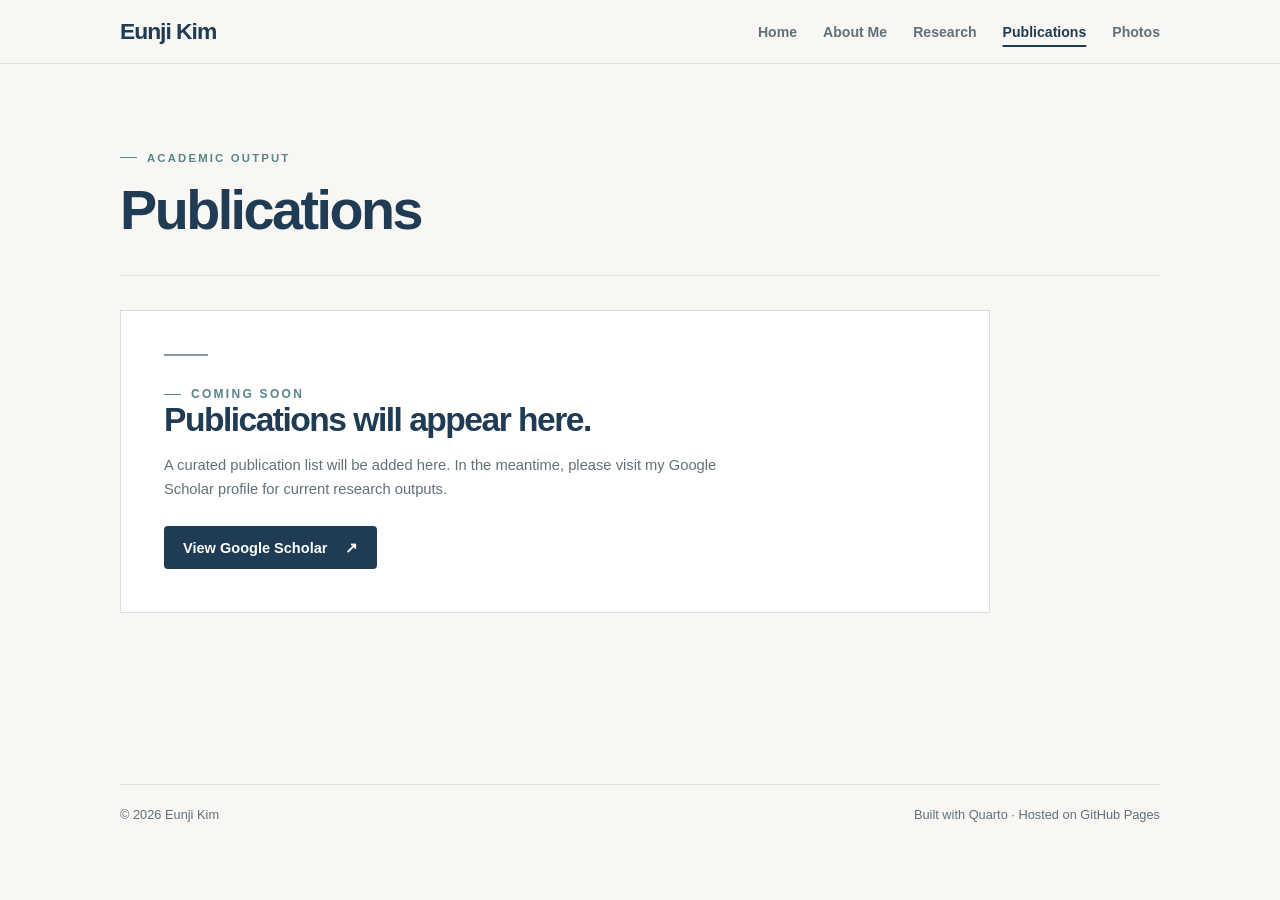
<file: preview/publications.html>
<!DOCTYPE html>
<html lang="en"><head><meta charset="utf-8"><meta name="viewport" content="width=device-width, initial-scale=1"><meta name="description" content="Eunji Kim — Ph.D. Candidate at UNIST researching tropical cyclone rainfall and climate prediction"><title>Publications | Eunji Kim</title><link rel="stylesheet" href="site-theme-v23.css"><link rel="icon" type="image/svg+xml" href="images/favicon.svg"></head><body><nav class="navbar" aria-label="Main navigation"><div class="site-container nav-preview-inner"><a class="navbar-brand" href="index.html">Eunji Kim</a><button class="mobile-nav-button" type="button" aria-expanded="false" aria-controls="preview-links" aria-label="Toggle navigation">☰</button><div class="preview-links" id="preview-links"><a class="" href="index.html">Home</a><a class="" href="about.html">About Me</a><a class="" href="research.html">Research</a><a class="active" href="publications.html">Publications</a><a class="" href="photos.html">Photos</a></div></div></nav><main id="main-content">
<div class="site-container page-shell">
<header class="page-hero"><div class="kicker">Academic output</div><h1>Publications</h1></header>
<section class="empty-state" aria-labelledby="publications-empty-title"><span class="empty-line" aria-hidden="true"></span><div class="kicker">Coming soon</div><h2 id="publications-empty-title">Publications will appear here.</h2><p>A curated publication list will be added here. In the meantime, please visit my Google Scholar profile for current research outputs.</p><a class="btn-primary-site publications-scholar-link" href="https://scholar.google.com/citations?user=w1ew_qMAAAAJ&amp;hl=en" target="_blank" rel="noopener noreferrer">View Google Scholar <span aria-hidden="true">↗</span></a></section>
<!-- Example for adding a real publication (remove comment markers and replace everything):
<article class="topic"><div class="topic-index">2026 / Journal</div><div><h2>Verified paper title</h2><p>Eunji Kim, Coauthors. Journal Name. <a href="https://doi.org/REAL_DOI">DOI ↗</a></p></div></article>
-->
</div></main><footer class="preview-footer site-container"><span>© 2026 Eunji Kim</span><span>Built with Quarto · Hosted on GitHub Pages</span></footer><script>const b=document.querySelector('.mobile-nav-button');const links=document.querySelector('.preview-links');b.addEventListener('click',()=>{const open=links.classList.toggle('open');b.setAttribute('aria-expanded',String(open));});</script></body></html>
</file>
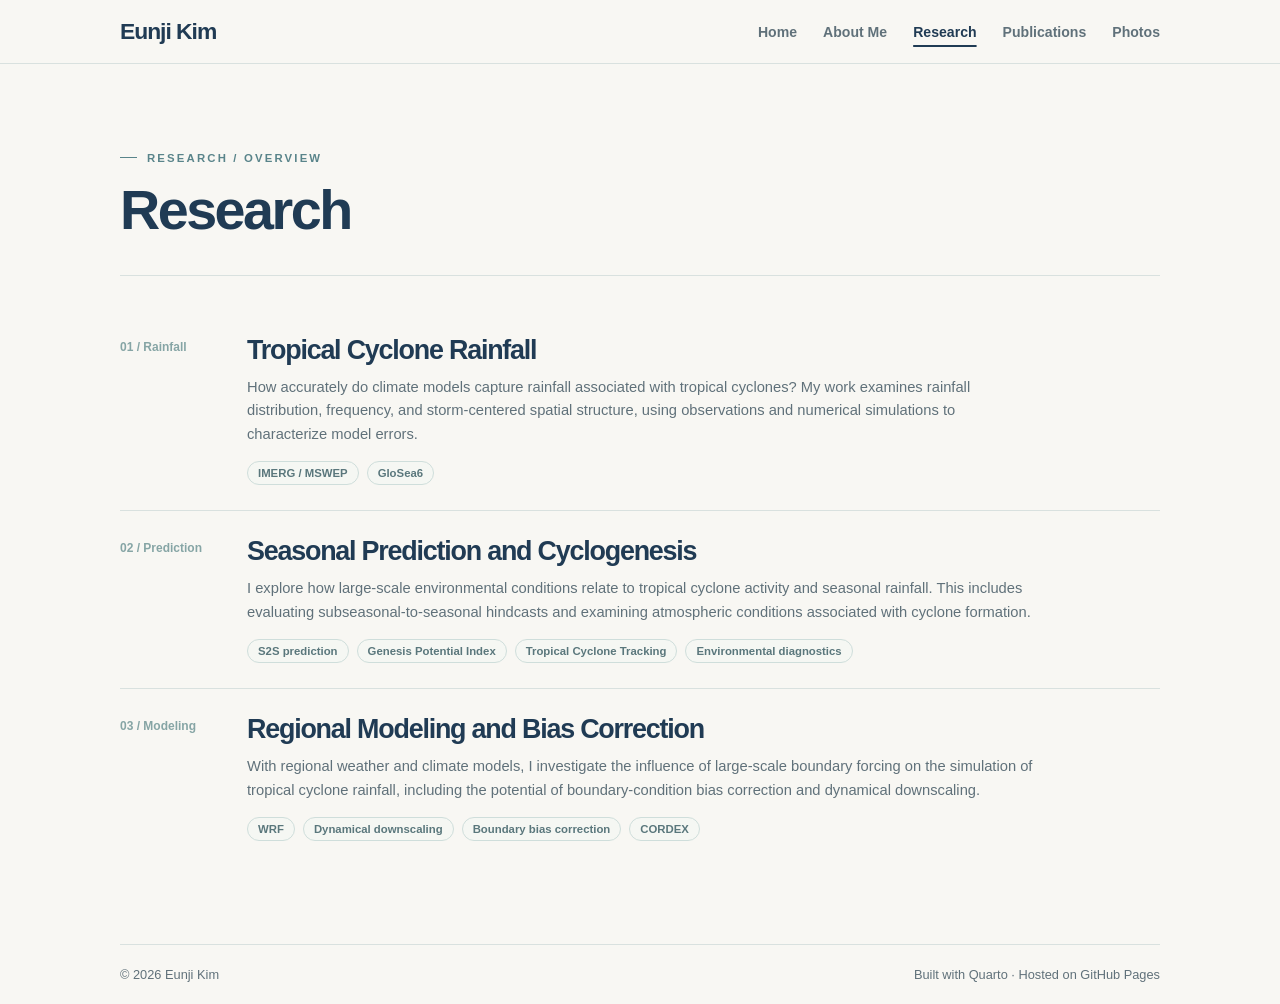
<file: preview/research.html>
<!DOCTYPE html>
<html lang="en"><head><meta charset="utf-8"><meta name="viewport" content="width=device-width, initial-scale=1"><meta name="description" content="Eunji Kim — Ph.D. Candidate at UNIST researching tropical cyclone rainfall and climate prediction"><title>Research | Eunji Kim</title><link rel="stylesheet" href="site-theme-v23.css"><link rel="icon" type="image/svg+xml" href="images/favicon.svg"></head><body><nav class="navbar" aria-label="Main navigation"><div class="site-container nav-preview-inner"><a class="navbar-brand" href="index.html">Eunji Kim</a><button class="mobile-nav-button" type="button" aria-expanded="false" aria-controls="preview-links" aria-label="Toggle navigation">☰</button><div class="preview-links" id="preview-links"><a class="" href="index.html">Home</a><a class="" href="about.html">About Me</a><a class="active" href="research.html">Research</a><a class="" href="publications.html">Publications</a><a class="" href="photos.html">Photos</a></div></div></nav><main id="main-content">
<div class="site-container page-shell">
<header class="page-hero"><div class="kicker">Research / Overview</div><h1>Research</h1></header>
<div class="topic-list">
  <section class="topic" id="tropical-cyclone-rainfall"><div class="topic-index">01 / Rainfall</div><div><h2>Tropical Cyclone Rainfall</h2><p>How accurately do climate models capture rainfall associated with tropical cyclones? My work examines rainfall distribution, frequency, and storm-centered spatial structure, using observations and numerical simulations to characterize model errors.</p><div class="chips"><span class="chip">IMERG / MSWEP</span><span class="chip">GloSea6</span></div></div></section>
  <section class="topic" id="seasonal-prediction"><div class="topic-index">02 / Prediction</div><div><h2>Seasonal Prediction and Cyclogenesis</h2><p>I explore how large-scale environmental conditions relate to tropical cyclone activity and seasonal rainfall. This includes evaluating subseasonal-to-seasonal hindcasts and examining atmospheric conditions associated with cyclone formation.</p><div class="chips"><span class="chip">S2S prediction</span><span class="chip">Genesis Potential Index</span><span class="chip">Tropical Cyclone Tracking</span><span class="chip">Environmental diagnostics</span></div></div></section>
  <section class="topic" id="regional-modeling"><div class="topic-index">03 / Modeling</div><div><h2>Regional Modeling and Bias Correction</h2><p>With regional weather and climate models, I investigate the influence of large-scale boundary forcing on the simulation of tropical cyclone rainfall, including the potential of boundary-condition bias correction and dynamical downscaling.</p><div class="chips"><span class="chip">WRF</span><span class="chip">Dynamical downscaling</span><span class="chip">Boundary bias correction</span><span class="chip">CORDEX</span></div></div></section>
</div>

</div></main><footer class="preview-footer site-container"><span>© 2026 Eunji Kim</span><span>Built with Quarto · Hosted on GitHub Pages</span></footer><script>const b=document.querySelector('.mobile-nav-button');const links=document.querySelector('.preview-links');b.addEventListener('click',()=>{const open=links.classList.toggle('open');b.setAttribute('aria-expanded',String(open));});</script></body></html>
</file>
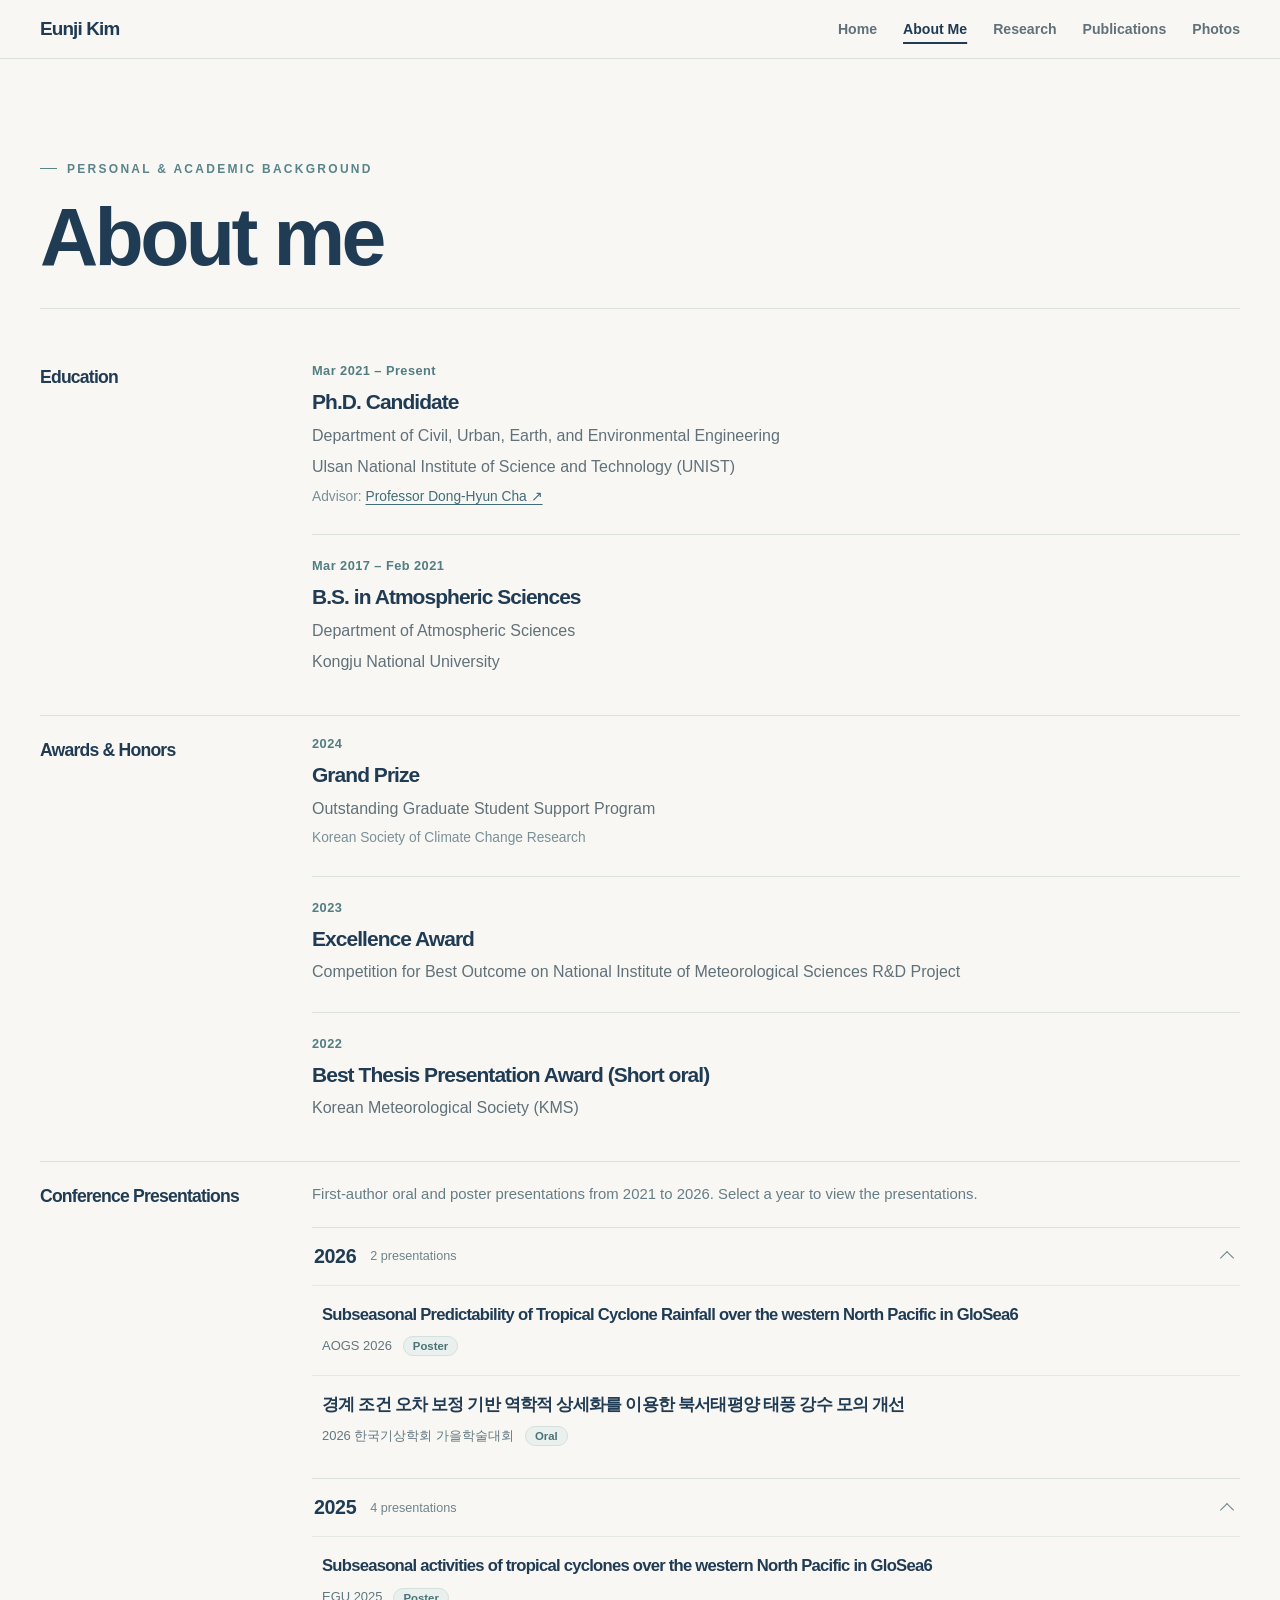
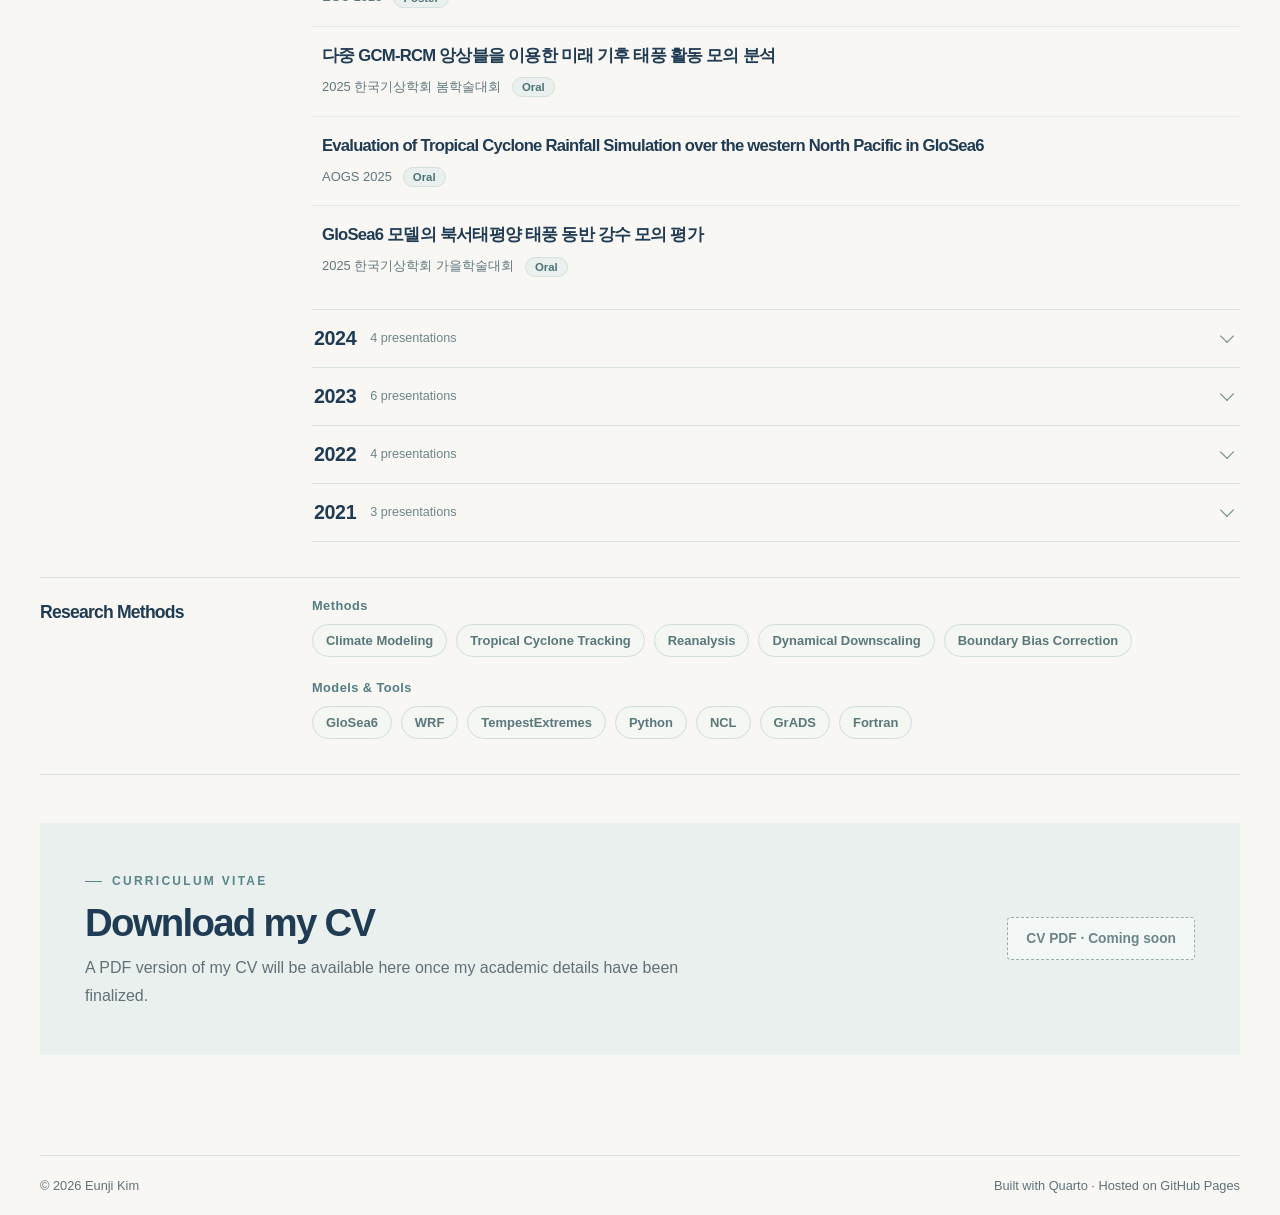
<file: eunji-academic-website-v7/eunji-academic-website-v7/preview/about.html>
<!DOCTYPE html>

<html lang="en"><head><meta charset="utf-8"/><meta content="width=device-width, initial-scale=1" name="viewport"/><meta content="Eunji Kim — Ph.D. Candidate at UNIST researching tropical cyclone rainfall and climate prediction" name="description"/><title>About Me | Eunji Kim</title><link href="styles.css" rel="stylesheet"/><link href="images/favicon.svg" rel="icon" type="image/svg+xml"/></head><body><nav aria-label="Main navigation" class="navbar"><div class="site-container nav-preview-inner"><a class="navbar-brand" href="index.html">Eunji Kim</a><button aria-controls="preview-links" aria-expanded="false" aria-label="Toggle navigation" class="mobile-nav-button" type="button">☰</button><div class="preview-links" id="preview-links"><a class="" href="index.html">Home</a><a class="active" href="about.html">About Me</a><a class="" href="research.html">Research</a><a class="" href="publications.html">Publications</a><a class="" href="photos.html">Photos</a></div></div></nav><main id="main-content">
<div class="site-container page-shell about-page">
<header class="page-hero"><div class="kicker">Personal &amp; academic background</div><h1>About me</h1></header>
<div class="about-sections">
<section class="cv-section" id="education">
<h2>Education</h2>
<div class="cv-items">
<div class="cv-entry">
<span class="cv-period">Mar 2021 – Present</span>
<h3>Ph.D. Candidate</h3>
<p>Department of Civil, Urban, Earth, and Environmental Engineering</p>
<p>Ulsan National Institute of Science and Technology (UNIST)</p>
<p class="cv-note">Advisor: <a class="advisor-link" href="https://scholar.google.com/citations?user=1NXNPmUAAAAJ&amp;hl=en" target="_blank" rel="noopener noreferrer" aria-label="Professor Dong-Hyun Cha Google Scholar (opens in a new tab)">Professor Dong-Hyun Cha ↗</a></p>
</div>
<div class="cv-entry">
<span class="cv-period">Mar 2017 – Feb 2021</span>
<h3>B.S. in Atmospheric Sciences</h3>
<p>Department of Atmospheric Sciences</p>
<p>Kongju National University</p>
</div>
</div>
</section>
<section class="cv-section" id="awards">
<h2>Awards &amp; Honors</h2>
<div class="cv-items">
<div class="cv-entry award-entry">
<span class="cv-period">2024</span>
<h3>Grand Prize</h3>
<p>Outstanding Graduate Student Support Program</p>
<p class="cv-note">Korean Society of Climate Change Research</p>
</div>
<div class="cv-entry award-entry">
<span class="cv-period">2023</span>
<h3>Excellence Award</h3>
<p>Competition for Best Outcome on National Institute of Meteorological Sciences R&amp;D Project</p>
</div>
<div class="cv-entry award-entry">
<span class="cv-period">2022</span>
<h3>Best Thesis Presentation Award (Short oral)</h3>
<p>Korean Meteorological Society (KMS)</p>
</div>
</div>
</section>
<section class="cv-section" id="presentations" aria-labelledby="presentations-title">
  <h2 id="presentations-title">Conference Presentations</h2>
  <div class="presentation-years">
    <p class="presentation-intro">First-author oral and poster presentations from 2021 to 2026. Select a year to view the presentations.</p>
    <details class="presentation-year" open>
      <summary><span class="presentation-year-label">2026</span><span class="presentation-count">2 presentations</span><span class="presentation-toggle" aria-hidden="true"></span></summary>
      <ol class="presentation-list">
      <li class="presentation-item">
        <h3 class="presentation-title" lang="en">Subseasonal Predictability of Tropical Cyclone Rainfall over the western North Pacific in GloSea6</h3>
        <div class="presentation-meta"><span class="presentation-venue">AOGS 2026</span><span class="presentation-kind">Poster</span></div>
      </li>
      <li class="presentation-item">
        <h3 class="presentation-title" lang="ko">경계 조건 오차 보정 기반 역학적 상세화를 이용한 북서태평양 태풍 강수 모의 개선</h3>
        <div class="presentation-meta"><span class="presentation-venue">2026 한국기상학회 가을학술대회</span><span class="presentation-kind">Oral</span></div>
      </li>
      </ol>
    </details>
    <details class="presentation-year" open>
      <summary><span class="presentation-year-label">2025</span><span class="presentation-count">4 presentations</span><span class="presentation-toggle" aria-hidden="true"></span></summary>
      <ol class="presentation-list">
      <li class="presentation-item">
        <h3 class="presentation-title" lang="en">Subseasonal activities of tropical cyclones over the western North Pacific in GloSea6</h3>
        <div class="presentation-meta"><span class="presentation-venue">EGU 2025</span><span class="presentation-kind">Poster</span></div>
      </li>
      <li class="presentation-item">
        <h3 class="presentation-title" lang="ko">다중 GCM-RCM 앙상블을 이용한 미래 기후 태풍 활동 모의 분석</h3>
        <div class="presentation-meta"><span class="presentation-venue">2025 한국기상학회 봄학술대회</span><span class="presentation-kind">Oral</span></div>
      </li>
      <li class="presentation-item">
        <h3 class="presentation-title" lang="en">Evaluation of Tropical Cyclone Rainfall Simulation over the western North Pacific in GloSea6</h3>
        <div class="presentation-meta"><span class="presentation-venue">AOGS 2025</span><span class="presentation-kind">Oral</span></div>
      </li>
      <li class="presentation-item">
        <h3 class="presentation-title" lang="ko">GloSea6 모델의 북서태평양 태풍 동반 강수 모의 평가</h3>
        <div class="presentation-meta"><span class="presentation-venue">2025 한국기상학회 가을학술대회</span><span class="presentation-kind">Oral</span></div>
      </li>
      </ol>
    </details>
    <details class="presentation-year">
      <summary><span class="presentation-year-label">2024</span><span class="presentation-count">4 presentations</span><span class="presentation-toggle" aria-hidden="true"></span></summary>
      <ol class="presentation-list">
      <li class="presentation-item">
        <h3 class="presentation-title" lang="ko">GloSea6 모델을 이용한 북서태평양 계절내 태풍 활동 분석</h3>
        <div class="presentation-meta"><span class="presentation-venue">2024 한국기후변화학회 상반기학술대회</span><span class="presentation-kind">Oral</span></div>
      </li>
      <li class="presentation-item">
        <h3 class="presentation-title" lang="en">Tropical Cyclone Activities Over the Western North Pacific in Subseasonal Forecast of Glosea6</h3>
        <div class="presentation-meta"><span class="presentation-venue">AOGS 2024</span><span class="presentation-kind">Oral</span></div>
      </li>
      <li class="presentation-item">
        <h3 class="presentation-title" lang="ko">GloSea6 모델의 계절내 태풍 발생 모의 분석</h3>
        <div class="presentation-meta"><span class="presentation-venue">2024 한국기상학회 가을학술대회</span><span class="presentation-kind">Oral</span></div>
      </li>
      <li class="presentation-item">
        <h3 class="presentation-title" lang="ko">다중 GCM-RCM 앙상블을 이용한 미래 태풍 활동 분석</h3>
        <div class="presentation-meta"><span class="presentation-venue">2024 한국기후변화학회 하반기학술대회</span><span class="presentation-kind">Oral</span></div>
      </li>
      </ol>
    </details>
    <details class="presentation-year">
      <summary><span class="presentation-year-label">2023</span><span class="presentation-count">6 presentations</span><span class="presentation-toggle" aria-hidden="true"></span></summary>
      <ol class="presentation-list">
      <li class="presentation-item">
        <h3 class="presentation-title" lang="ko">앙상블된 다중 지역기후모델을 이용한 SSP 시나리오에서의 미래 기후 태풍 활동 모의 분석</h3>
        <div class="presentation-meta"><span class="presentation-venue">2023 한국기상학회 봄학술대회</span><span class="presentation-kind">Oral</span></div>
      </li>
      <li class="presentation-item">
        <h3 class="presentation-title" lang="en">Future characteristics of tropical cyclones over CORDEX East Asia domain in Multi-RCMs under the SSP scenarios</h3>
        <div class="presentation-meta"><span class="presentation-venue">EGU 2023</span><span class="presentation-kind">Oral</span></div>
      </li>
      <li class="presentation-item">
        <h3 class="presentation-title" lang="ko">SSP 시나리오 기반 CORDEX-East Asia 다중 지역기후모델의 상륙 태풍 모의 분석</h3>
        <div class="presentation-meta"><span class="presentation-venue">2023 한국기후변화학회 상반기학술대회</span><span class="presentation-kind">Oral</span></div>
      </li>
      <li class="presentation-item">
        <h3 class="presentation-title" lang="en">Future Activities of Tropical Cyclone Under the SSP Scenarios Using Multi-RCMs</h3>
        <div class="presentation-meta"><span class="presentation-venue">AOGS 2023</span><span class="presentation-kind">Oral</span></div>
      </li>
      <li class="presentation-item">
        <h3 class="presentation-title" lang="en">Future Characteristics of Tropical Cyclones under the SSP scenarios over CORDEX-East Asia domain using Multi-RCMs</h3>
        <div class="presentation-meta"><span class="presentation-venue">ICRC-CORDEX 2023</span><span class="presentation-kind">Poster</span></div>
      </li>
      <li class="presentation-item">
        <h3 class="presentation-title" lang="ko">CMIP5, 6 강제력 다중 지역기후모델 앙상블을 이용한 미래 기후 태풍 활동 분석</h3>
        <div class="presentation-meta"><span class="presentation-venue">2023 한국기상학회 가을학술대회</span><span class="presentation-kind">Oral</span></div>
      </li>
      </ol>
    </details>
    <details class="presentation-year">
      <summary><span class="presentation-year-label">2022</span><span class="presentation-count">4 presentations</span><span class="presentation-toggle" aria-hidden="true"></span></summary>
      <ol class="presentation-list">
      <li class="presentation-item">
        <h3 class="presentation-title" lang="ko">다중 지역기후모델을 이용한 SSP 시나리오의 태풍 미래 변동성 분석</h3>
        <div class="presentation-meta"><span class="presentation-venue">2022 한국기상학회 봄학술대회</span><span class="presentation-kind">Short oral</span></div>
      </li>
      <li class="presentation-item">
        <h3 class="presentation-title" lang="ko">다중 지역기후모델을 이용한 SSP 시나리오의 미래 태풍 특성 분석</h3>
        <div class="presentation-meta"><span class="presentation-venue">2022 한국기후변화학회 상반기학술대회</span><span class="presentation-kind">Oral</span></div>
      </li>
      <li class="presentation-item">
        <h3 class="presentation-title" lang="en">Future Projections of Tropical Cyclone Activities in Multi-rcms Under the Ssp Scenarios Over Cordex-east Asia Domain</h3>
        <div class="presentation-meta"><span class="presentation-venue">AOGS 2022</span><span class="presentation-kind">Poster</span></div>
      </li>
      <li class="presentation-item">
        <h3 class="presentation-title" lang="ko">다중 지역기후모델을 이용한 SSP 시나리오 기반 계절별 미래 태풍 활동 변화 분석</h3>
        <div class="presentation-meta"><span class="presentation-venue">2022 한국기후변화학회 하반기학술대회</span><span class="presentation-kind">Oral</span></div>
      </li>
      </ol>
    </details>
    <details class="presentation-year">
      <summary><span class="presentation-year-label">2021</span><span class="presentation-count">3 presentations</span><span class="presentation-toggle" aria-hidden="true"></span></summary>
      <ol class="presentation-list">
      <li class="presentation-item">
        <h3 class="presentation-title" lang="en">Environmental Conditions for the Largest Number of Typhoons Affecting Korea in 2019</h3>
        <div class="presentation-meta"><span class="presentation-venue">AOGS 2021</span><span class="presentation-kind">Poster</span></div>
      </li>
      <li class="presentation-item">
        <h3 class="presentation-title" lang="ko">2019년과 2020년 한반도 영향 태풍과 관련된 종관특성 비교</h3>
        <div class="presentation-meta"><span class="presentation-venue">2021 한국기상학회 가을학술대회</span><span class="presentation-kind">Poster</span></div>
      </li>
      <li class="presentation-item">
        <h3 class="presentation-title" lang="ko">SSP 상세 기후 변화 시나리오의 태풍 장기 변동성 분석</h3>
        <div class="presentation-meta"><span class="presentation-venue">2021 한국기후변화학회 하반기학술대회</span><span class="presentation-kind">Oral</span></div>
      </li>
      </ol>
    </details>
  </div>
</section>
<section class="cv-section" id="skills" aria-labelledby="skills-title">
  <h2 id="skills-title">Research Methods</h2>
  <div class="skill-groups">
    <div class="skill-group">
      <h3 class="skill-group-heading">Methods</h3>
      <div class="chips" aria-label="Research methods">
        <span class="chip">Climate Modeling</span>
        <span class="chip">Tropical Cyclone Tracking</span>
        <span class="chip">Reanalysis</span>
        <span class="chip">Dynamical Downscaling</span>
        <span class="chip">Boundary Bias Correction</span>
      </div>
    </div>
    <div class="skill-group">
      <h3 class="skill-group-heading">Models &amp; Tools</h3>
      <div class="chips" aria-label="Models and programming tools">
        <span class="chip">GloSea6</span>
        <span class="chip">WRF</span>
        <span class="chip">TempestExtremes</span>
        <span class="chip">Python</span>
        <span class="chip">NCL</span>
        <span class="chip">GrADS</span>
        <span class="chip">Fortran</span>
      </div>
    </div>
  </div>
</section>
</div>
<section aria-labelledby="cv-download-title" class="cv-download"><div><div class="kicker">Curriculum vitae</div><h2 id="cv-download-title">Download my CV</h2><p>A PDF version of my CV will be available here once my academic details have been finalized.</p></div><span aria-label="CV download not yet available" class="cv-unavailable">CV PDF · Coming soon</span></section>
<!-- When the real CV is provided: put files/Eunji_Kim_CV.pdf in the project, then replace the span above with:
<a class="btn-primary-site" href="files/Eunji_Kim_CV.pdf" download>Download CV (PDF) ↧</a>
Also add 'files/**' to project.resources in _quarto.yml. -->
</div></main><footer class="preview-footer site-container"><span>© 2026 Eunji Kim</span><span>Built with Quarto · Hosted on GitHub Pages</span></footer><script>const b=document.querySelector('.mobile-nav-button');const links=document.querySelector('.preview-links');b.addEventListener('click',()=>{const open=links.classList.toggle('open');b.setAttribute('aria-expanded',String(open));});</script></body></html>
</file>
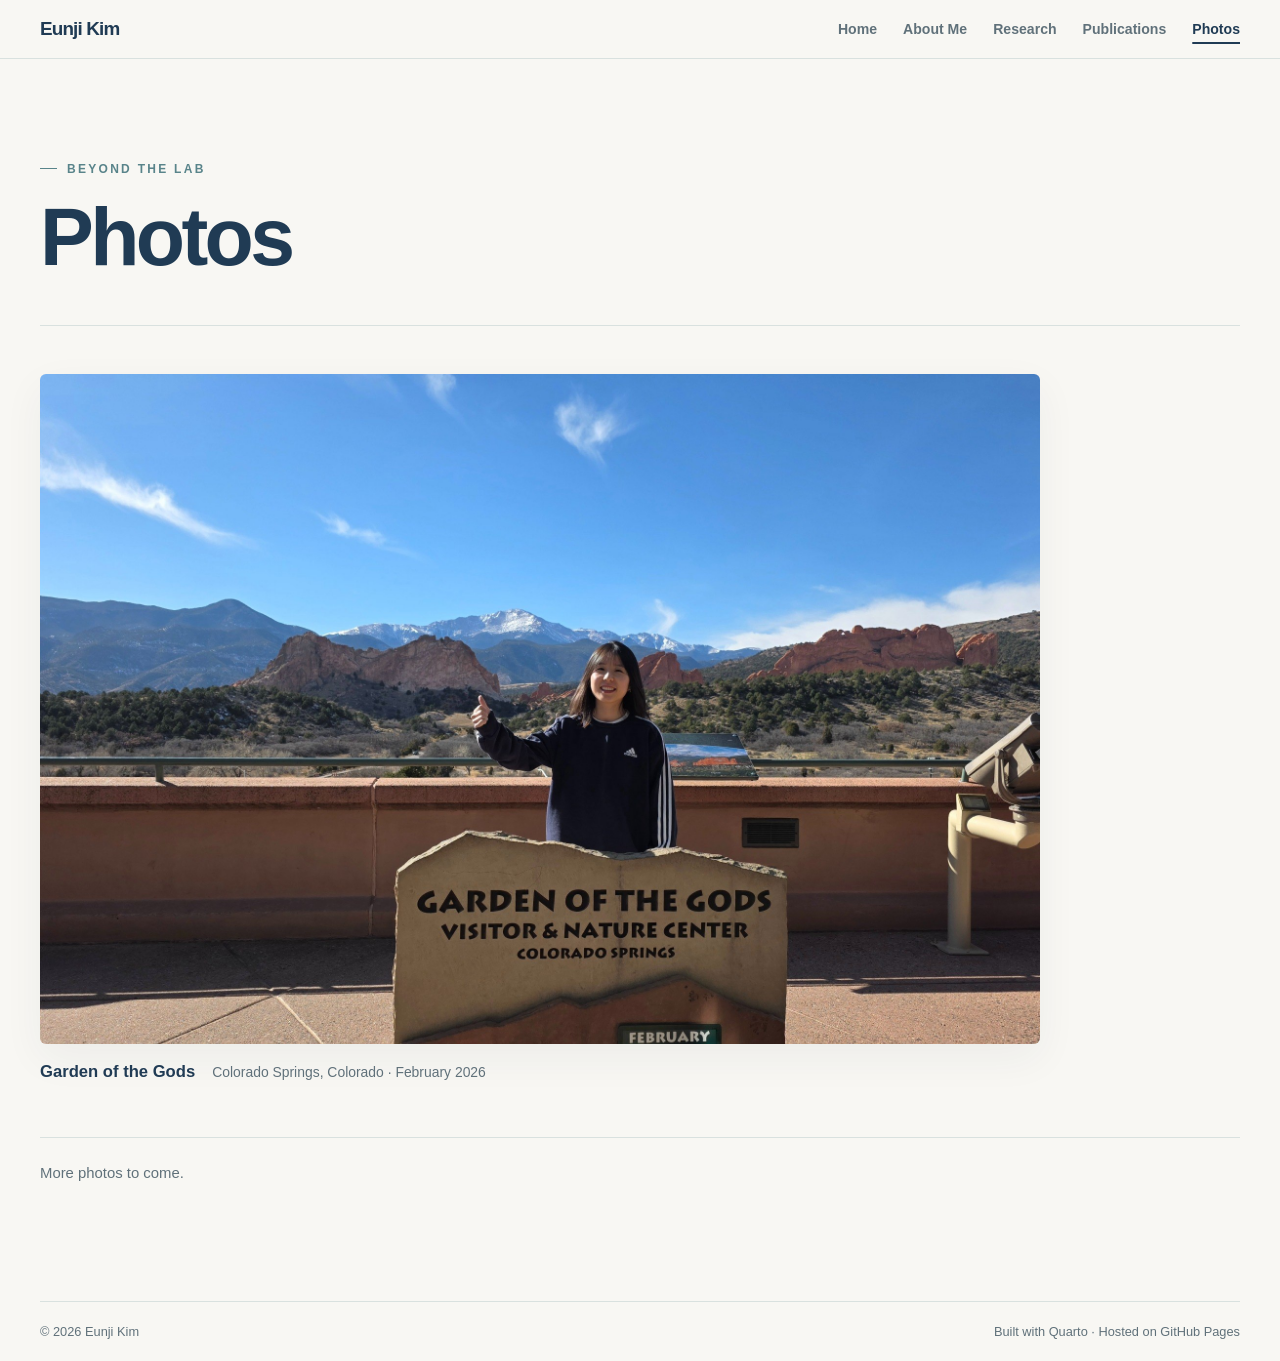
<file: eunji-academic-website-v7/eunji-academic-website-v7/preview/photos.html>
<!DOCTYPE html>
<html lang="en"><head><meta charset="utf-8"><meta name="viewport" content="width=device-width, initial-scale=1"><meta name="description" content="Eunji Kim — Ph.D. Candidate at UNIST researching tropical cyclone rainfall and climate prediction"><title>Photos | Eunji Kim</title><link rel="stylesheet" href="styles.css"><link rel="icon" type="image/svg+xml" href="images/favicon.svg"></head><body><nav class="navbar" aria-label="Main navigation"><div class="site-container nav-preview-inner"><a class="navbar-brand" href="index.html">Eunji Kim</a><button class="mobile-nav-button" type="button" aria-expanded="false" aria-controls="preview-links" aria-label="Toggle navigation">☰</button><div class="preview-links" id="preview-links"><a class="" href="index.html">Home</a><a class="" href="about.html">About Me</a><a class="" href="research.html">Research</a><a class="" href="publications.html">Publications</a><a class="active" href="photos.html">Photos</a></div></div></nav><main id="main-content">
<div class="site-container page-shell">
<header class="page-hero"><div class="kicker">Beyond the lab</div><h1>Photos</h1></header>
<section class="photo-gallery" aria-label="Photo gallery">
  <figure class="photo-feature"><a href="images/eunji-photo-original.jpg" target="_blank" rel="noopener noreferrer" aria-label="View full-size photo from Garden of the Gods"><img src="images/eunji-photo-original.jpg" alt="Eunji Kim at the Garden of the Gods Visitor and Nature Center in Colorado Springs, with red rocks and snow-capped mountains" width="2048" height="1535" loading="lazy"></a><figcaption><strong>Garden of the Gods</strong><span>Colorado Springs, Colorado · February 2026</span></figcaption></figure>
</section>
<p class="gallery-note">More photos to come.</p>
</div></main><footer class="preview-footer site-container"><span>© 2026 Eunji Kim</span><span>Built with Quarto · Hosted on GitHub Pages</span></footer><script>const b=document.querySelector('.mobile-nav-button');const links=document.querySelector('.preview-links');b.addEventListener('click',()=>{const open=links.classList.toggle('open');b.setAttribute('aria-expanded',String(open));});</script></body></html>
</file>
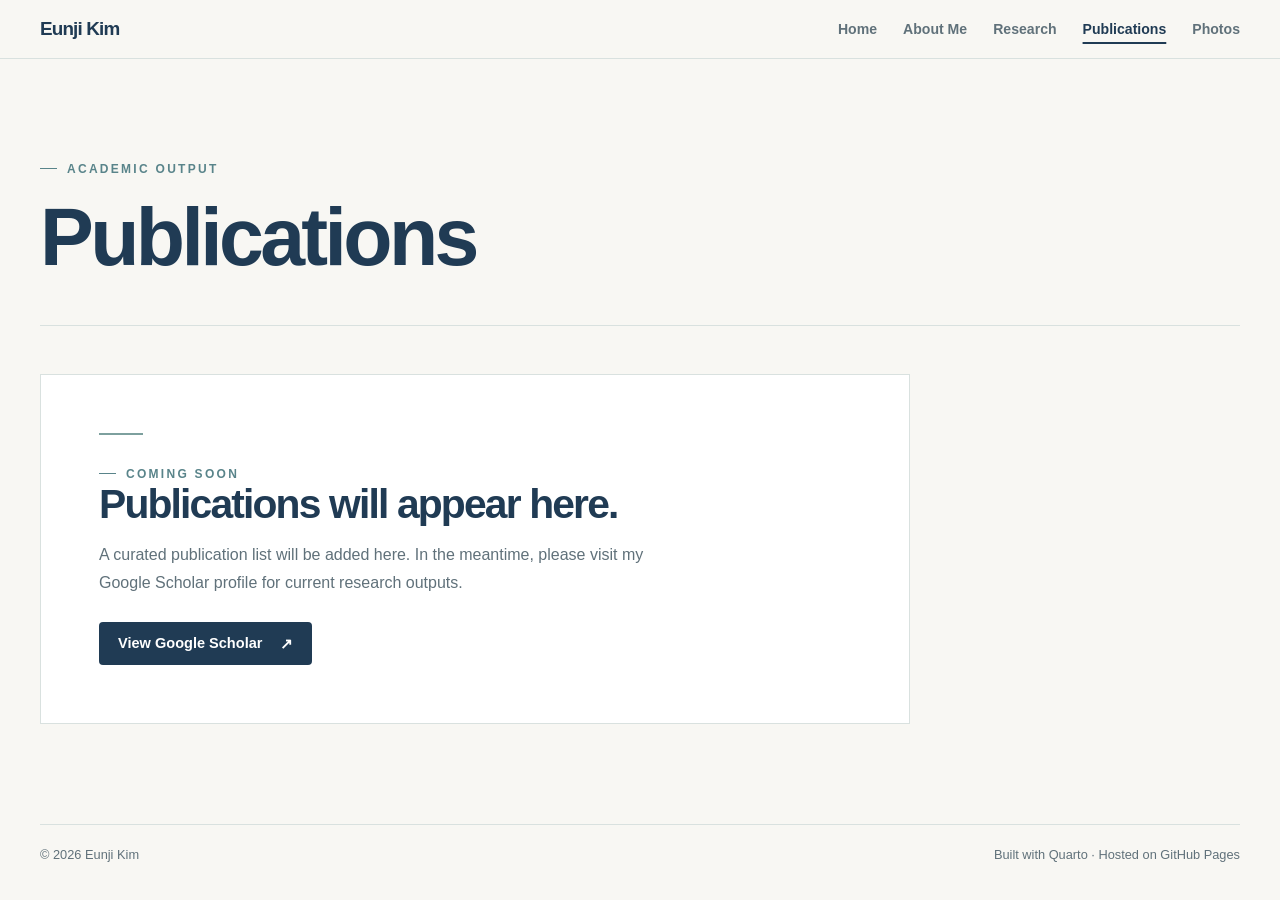
<file: eunji-academic-website-v7/eunji-academic-website-v7/preview/publications.html>
<!DOCTYPE html>
<html lang="en"><head><meta charset="utf-8"><meta name="viewport" content="width=device-width, initial-scale=1"><meta name="description" content="Eunji Kim — Ph.D. Candidate at UNIST researching tropical cyclone rainfall and climate prediction"><title>Publications | Eunji Kim</title><link rel="stylesheet" href="styles.css"><link rel="icon" type="image/svg+xml" href="images/favicon.svg"></head><body><nav class="navbar" aria-label="Main navigation"><div class="site-container nav-preview-inner"><a class="navbar-brand" href="index.html">Eunji Kim</a><button class="mobile-nav-button" type="button" aria-expanded="false" aria-controls="preview-links" aria-label="Toggle navigation">☰</button><div class="preview-links" id="preview-links"><a class="" href="index.html">Home</a><a class="" href="about.html">About Me</a><a class="" href="research.html">Research</a><a class="active" href="publications.html">Publications</a><a class="" href="photos.html">Photos</a></div></div></nav><main id="main-content">
<div class="site-container page-shell">
<header class="page-hero"><div class="kicker">Academic output</div><h1>Publications</h1></header>
<section class="empty-state" aria-labelledby="publications-empty-title"><span class="empty-line" aria-hidden="true"></span><div class="kicker">Coming soon</div><h2 id="publications-empty-title">Publications will appear here.</h2><p>A curated publication list will be added here. In the meantime, please visit my Google Scholar profile for current research outputs.</p><a class="btn-primary-site publications-scholar-link" href="https://scholar.google.com/citations?user=w1ew_qMAAAAJ&amp;hl=en" target="_blank" rel="noopener noreferrer">View Google Scholar <span aria-hidden="true">↗</span></a></section>
<!-- Example for adding a real publication (remove comment markers and replace everything):
<article class="topic"><div class="topic-index">2026 / Journal</div><div><h2>Verified paper title</h2><p>Eunji Kim, Coauthors. Journal Name. <a href="https://doi.org/REAL_DOI">DOI ↗</a></p></div></article>
-->
</div></main><footer class="preview-footer site-container"><span>© 2026 Eunji Kim</span><span>Built with Quarto · Hosted on GitHub Pages</span></footer><script>const b=document.querySelector('.mobile-nav-button');const links=document.querySelector('.preview-links');b.addEventListener('click',()=>{const open=links.classList.toggle('open');b.setAttribute('aria-expanded',String(open));});</script></body></html>
</file>
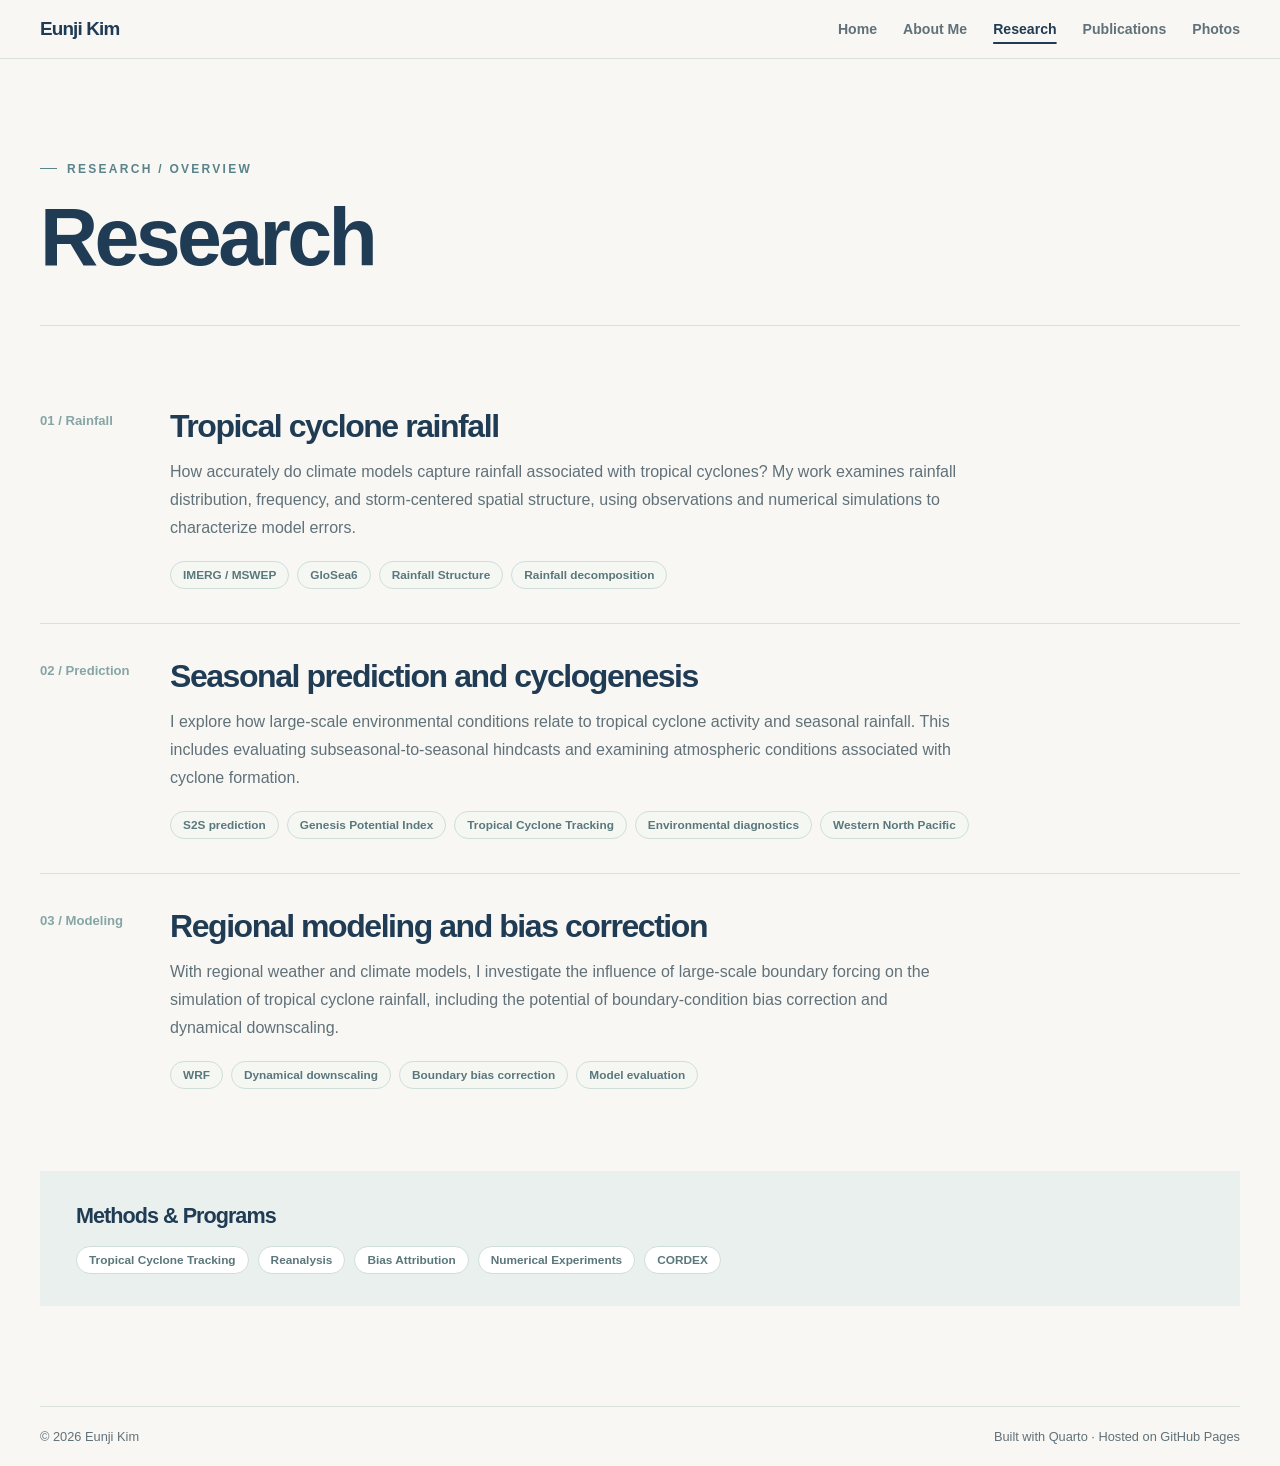
<file: eunji-academic-website-v7/eunji-academic-website-v7/preview/research.html>
<!DOCTYPE html>
<html lang="en"><head><meta charset="utf-8"><meta name="viewport" content="width=device-width, initial-scale=1"><meta name="description" content="Eunji Kim — Ph.D. Candidate at UNIST researching tropical cyclone rainfall and climate prediction"><title>Research | Eunji Kim</title><link rel="stylesheet" href="styles.css"><link rel="icon" type="image/svg+xml" href="images/favicon.svg"></head><body><nav class="navbar" aria-label="Main navigation"><div class="site-container nav-preview-inner"><a class="navbar-brand" href="index.html">Eunji Kim</a><button class="mobile-nav-button" type="button" aria-expanded="false" aria-controls="preview-links" aria-label="Toggle navigation">☰</button><div class="preview-links" id="preview-links"><a class="" href="index.html">Home</a><a class="" href="about.html">About Me</a><a class="active" href="research.html">Research</a><a class="" href="publications.html">Publications</a><a class="" href="photos.html">Photos</a></div></div></nav><main id="main-content">
<div class="site-container page-shell">
<header class="page-hero"><div class="kicker">Research / Overview</div><h1>Research</h1></header>
<div class="topic-list">
  <section class="topic" id="tropical-cyclone-rainfall"><div class="topic-index">01 / Rainfall</div><div><h2>Tropical cyclone rainfall</h2><p>How accurately do climate models capture rainfall associated with tropical cyclones? My work examines rainfall distribution, frequency, and storm-centered spatial structure, using observations and numerical simulations to characterize model errors.</p><div class="chips"><span class="chip">IMERG / MSWEP</span><span class="chip">GloSea6</span><span class="chip">Rainfall Structure</span><span class="chip">Rainfall decomposition</span></div></div></section>
  <section class="topic" id="seasonal-prediction"><div class="topic-index">02 / Prediction</div><div><h2>Seasonal prediction and cyclogenesis</h2><p>I explore how large-scale environmental conditions relate to tropical cyclone activity and seasonal rainfall. This includes evaluating subseasonal-to-seasonal hindcasts and examining atmospheric conditions associated with cyclone formation.</p><div class="chips"><span class="chip">S2S prediction</span><span class="chip">Genesis Potential Index</span><span class="chip">Tropical Cyclone Tracking</span><span class="chip">Environmental diagnostics</span><span class="chip">Western North Pacific</span></div></div></section>
  <section class="topic" id="regional-modeling"><div class="topic-index">03 / Modeling</div><div><h2>Regional modeling and bias correction</h2><p>With regional weather and climate models, I investigate the influence of large-scale boundary forcing on the simulation of tropical cyclone rainfall, including the potential of boundary-condition bias correction and dynamical downscaling.</p><div class="chips"><span class="chip">WRF</span><span class="chip">Dynamical downscaling</span><span class="chip">Boundary bias correction</span><span class="chip">Model evaluation</span></div></div></section>
</div>
<aside class="topic-bottom" aria-labelledby="methods-programs-title">
  <h3 id="methods-programs-title">Methods &amp; Programs</h3>
  <div class="chips" aria-label="Research methods and programs">
    <span class="chip">Tropical Cyclone Tracking</span>
    <span class="chip">Reanalysis</span>
    <span class="chip">Bias Attribution</span>
    <span class="chip">Numerical Experiments</span>
    <span class="chip">CORDEX</span>
  </div>
</aside>
</div></main><footer class="preview-footer site-container"><span>© 2026 Eunji Kim</span><span>Built with Quarto · Hosted on GitHub Pages</span></footer><script>const b=document.querySelector('.mobile-nav-button');const links=document.querySelector('.preview-links');b.addEventListener('click',()=>{const open=links.classList.toggle('open');b.setAttribute('aria-expanded',String(open));});</script></body></html>
</file>
<file: site_libs/quarto-html/tippy.css>
.tippy-box[data-animation=fade][data-state=hidden]{opacity:0}[data-tippy-root]{max-width:calc(100vw - 10px)}.tippy-box{position:relative;background-color:#333;color:#fff;border-radius:4px;font-size:14px;line-height:1.4;white-space:normal;outline:0;transition-property:transform,visibility,opacity}.tippy-box[data-placement^=top]>.tippy-arrow{bottom:0}.tippy-box[data-placement^=top]>.tippy-arrow:before{bottom:-7px;left:0;border-width:8px 8px 0;border-top-color:initial;transform-origin:center top}.tippy-box[data-placement^=bottom]>.tippy-arrow{top:0}.tippy-box[data-placement^=bottom]>.tippy-arrow:before{top:-7px;left:0;border-width:0 8px 8px;border-bottom-color:initial;transform-origin:center bottom}.tippy-box[data-placement^=left]>.tippy-arrow{right:0}.tippy-box[data-placement^=left]>.tippy-arrow:before{border-width:8px 0 8px 8px;border-left-color:initial;right:-7px;transform-origin:center left}.tippy-box[data-placement^=right]>.tippy-arrow{left:0}.tippy-box[data-placement^=right]>.tippy-arrow:before{left:-7px;border-width:8px 8px 8px 0;border-right-color:initial;transform-origin:center right}.tippy-box[data-inertia][data-state=visible]{transition-timing-function:cubic-bezier(.54,1.5,.38,1.11)}.tippy-arrow{width:16px;height:16px;color:#333}.tippy-arrow:before{content:"";position:absolute;border-color:transparent;border-style:solid}.tippy-content{position:relative;padding:5px 9px;z-index:1}
</file>
<file: site_libs/quarto-html/quarto-syntax-highlighting-63b5708e65d6cd79cd7618c58d0c21e7.css>
/* quarto syntax highlight colors */
:root {
  --quarto-hl-ot-color: #003B4F;
  --quarto-hl-at-color: #657422;
  --quarto-hl-ss-color: #20794D;
  --quarto-hl-an-color: #5E5E5E;
  --quarto-hl-fu-color: #4758AB;
  --quarto-hl-st-color: #20794D;
  --quarto-hl-cf-color: #003B4F;
  --quarto-hl-op-color: #5E5E5E;
  --quarto-hl-er-color: #AD0000;
  --quarto-hl-bn-color: #AD0000;
  --quarto-hl-al-color: #AD0000;
  --quarto-hl-va-color: #111111;
  --quarto-hl-bu-color: inherit;
  --quarto-hl-ex-color: inherit;
  --quarto-hl-pp-color: #AD0000;
  --quarto-hl-in-color: #5E5E5E;
  --quarto-hl-vs-color: #20794D;
  --quarto-hl-wa-color: #5E5E5E;
  --quarto-hl-do-color: #5E5E5E;
  --quarto-hl-im-color: #00769E;
  --quarto-hl-ch-color: #20794D;
  --quarto-hl-dt-color: #AD0000;
  --quarto-hl-fl-color: #AD0000;
  --quarto-hl-co-color: #5E5E5E;
  --quarto-hl-cv-color: #5E5E5E;
  --quarto-hl-cn-color: #8f5902;
  --quarto-hl-sc-color: #5E5E5E;
  --quarto-hl-dv-color: #AD0000;
  --quarto-hl-kw-color: #003B4F;
}

/* other quarto variables */
:root {
  --quarto-font-monospace: SFMono-Regular, Menlo, Monaco, Consolas, "Liberation Mono", "Courier New", monospace;
}

/* syntax highlight based on Pandoc's rules */
pre > code.sourceCode > span {
  color: #003B4F;
}

code.sourceCode > span {
  color: #003B4F;
}

div.sourceCode,
div.sourceCode pre.sourceCode {
  color: #003B4F;
}

/* Normal */
code span {
  color: #003B4F;
}

/* Alert */
code span.al {
  color: #AD0000;
  font-style: inherit;
}

/* Annotation */
code span.an {
  color: #5E5E5E;
  font-style: inherit;
}

/* Attribute */
code span.at {
  color: #657422;
  font-style: inherit;
}

/* BaseN */
code span.bn {
  color: #AD0000;
  font-style: inherit;
}

/* BuiltIn */
code span.bu {
  font-style: inherit;
}

/* ControlFlow */
code span.cf {
  color: #003B4F;
  font-weight: bold;
  font-style: inherit;
}

/* Char */
code span.ch {
  color: #20794D;
  font-style: inherit;
}

/* Constant */
code span.cn {
  color: #8f5902;
  font-style: inherit;
}

/* Comment */
code span.co {
  color: #5E5E5E;
  font-style: inherit;
}

/* CommentVar */
code span.cv {
  color: #5E5E5E;
  font-style: italic;
}

/* Documentation */
code span.do {
  color: #5E5E5E;
  font-style: italic;
}

/* DataType */
code span.dt {
  color: #AD0000;
  font-style: inherit;
}

/* DecVal */
code span.dv {
  color: #AD0000;
  font-style: inherit;
}

/* Error */
code span.er {
  color: #AD0000;
  font-style: inherit;
}

/* Extension */
code span.ex {
  font-style: inherit;
}

/* Float */
code span.fl {
  color: #AD0000;
  font-style: inherit;
}

/* Function */
code span.fu {
  color: #4758AB;
  font-style: inherit;
}

/* Import */
code span.im {
  color: #00769E;
  font-style: inherit;
}

/* Information */
code span.in {
  color: #5E5E5E;
  font-style: inherit;
}

/* Keyword */
code span.kw {
  color: #003B4F;
  font-weight: bold;
  font-style: inherit;
}

/* Operator */
code span.op {
  color: #5E5E5E;
  font-style: inherit;
}

/* Other */
code span.ot {
  color: #003B4F;
  font-style: inherit;
}

/* Preprocessor */
code span.pp {
  color: #AD0000;
  font-style: inherit;
}

/* SpecialChar */
code span.sc {
  color: #5E5E5E;
  font-style: inherit;
}

/* SpecialString */
code span.ss {
  color: #20794D;
  font-style: inherit;
}

/* String */
code span.st {
  color: #20794D;
  font-style: inherit;
}

/* Variable */
code span.va {
  color: #111111;
  font-style: inherit;
}

/* VerbatimString */
code span.vs {
  color: #20794D;
  font-style: inherit;
}

/* Warning */
code span.wa {
  color: #5E5E5E;
  font-style: italic;
}

.prevent-inlining {
  content: "</";
}

/*# sourceMappingURL=054cc16b9e9817627be6994582d2ffb5.css.map */
</file>
<file: site-theme-v23.css>
/* Eunji Kim — Modern Minimal Academic Website */
:root {
  --paper: #f8f7f3;
  --paper-dark: #efefe9;
  --navy: #203b54;
  --ink: #23384b;
  --ink-muted: #60717a;
  --teal: #59848a;
  --border: #d9e1df;
  --white: #ffffff;
  --shadow: 0 14px 42px rgba(33, 53, 68, .055);
}
* { box-sizing: border-box; }
html { scroll-behavior: smooth; }
body {
  margin: 0;
  background: var(--paper);
  color: var(--ink);
  font-family: -apple-system, BlinkMacSystemFont, "Segoe UI", "Helvetica Neue", Arial, sans-serif;
  -webkit-font-smoothing: antialiased;
}
::selection { background: #b6c9c7; color: #142d40; }
a { color: var(--navy); text-decoration: none; }
a:hover { color: var(--teal); }
a:focus-visible { outline: 3px solid #6b9ca7; outline-offset: 4px; border-radius: 2px; }
/* Quarto layout resets */
#quarto-content { background: transparent; }
#quarto-content #title-block-header, #quarto-content .quarto-title-block { display: none; }
.page-layout-custom { padding: 0; width: 100%; }
#quarto-document-content { width: 100%; }
#quarto-header .navbar { padding: 1.1rem max(28px, calc((100vw - 1200px) / 2)); border-bottom: 1px solid var(--border); box-shadow: none; }
.navbar-brand { font-size: 1.18rem; font-weight: 760; letter-spacing: -.045em; color: var(--navy) !important; }
.navbar-nav .nav-link { font-size: .88rem; color: var(--ink-muted) !important; font-weight: 550; padding-inline: 1.08rem !important; }
.navbar-nav .nav-link:hover, .navbar-nav .nav-link.active { color: var(--navy) !important; }
.navbar-nav .nav-link.active { text-decoration: underline; text-underline-offset: 9px; text-decoration-thickness: 2px; }
.navbar-toggler { border: 1px solid var(--border); }
.navbar-toggler:focus { box-shadow: 0 0 0 2px #b6c9c7; }
#quarto-footer { background: var(--paper); color: var(--ink-muted); }
.nav-footer { border-top: 1px solid var(--border) !important; max-width: 1200px; margin: 0 auto; padding: 24px 2px; font-size: .81rem; }
.nav-footer a { color: var(--ink-muted); }
/* Common page */
.site-container { width: min(1200px, calc(100% - 64px)); margin-inline: auto; }
.page-shell { padding-top: 84px; padding-bottom: 100px; min-height: calc(100vh - 180px); }
.kicker { font-size: .75rem; letter-spacing: .19em; text-transform: uppercase; color: var(--teal); font-weight: 750; display: inline-flex; align-items: center; gap: 10px; }
.kicker::before { content: ''; width: 17px; height: 1px; background: currentColor; }
h1,h2,h3,h4 { color: var(--navy); letter-spacing: -.045em; }
h1 { line-height: 1.065; }
h2 { line-height: 1.15; }
p { color: var(--ink-muted); line-height: 1.75; }
strong { color: var(--ink); }
.section-title { font-size: clamp(1.85rem, 3.1vw, 2.8rem); font-weight: 740; margin: 12px 0 12px; }
.section-description { font-size: 1.04rem; max-width: 630px; margin: 0; }
.section-head { display: flex; justify-content: space-between; align-items: end; gap: 24px; margin-bottom: 33px; }
.section-action { font-size: .86rem; font-weight: 720; white-space: nowrap; border-bottom: 1px solid var(--navy); padding-bottom: 4px; }
.page-hero { border-bottom: 1px solid var(--border); padding: 12px 0 45px; margin-bottom: 48px; }
.page-hero h1 { font-size: clamp(3rem, 6.3vw, 5.2rem); margin: 19px 0 20px; font-weight: 720; }
.page-hero p { max-width: 730px; font-size: 1.14rem; margin: 0; }
/* Home hero */
.hero { display: grid; grid-template-columns: minmax(0, 1.15fr) minmax(350px, .85fr); align-items: center; gap: clamp(30px, 5vw, 76px); padding: 86px 0 107px; }
.hero h1 { font-size: clamp(3.8rem, 6.45vw, 6.5rem); line-height: 1.02; font-weight: 760; letter-spacing: -.072em; margin: 24px 0 28px; }
.hero h1 .muted-word { color: #77979a; }
.hero-description { font-size: 1.14rem; max-width: 570px; line-height: 1.79; margin: 0 0 29px; }
.hero-actions { display: flex; gap: 12px; flex-wrap: wrap; margin-bottom: 37px; }
.btn-primary-site, .btn-secondary-site { font-size: .91rem; display: inline-flex; align-items: center; justify-content: center; gap: 18px; padding: 13px 19px; border-radius: 4px; font-weight: 700; transition: transform .2s, background .2s; }
.btn-primary-site { color: #fff; background: var(--navy); }
.btn-primary-site:hover { color: white; background: #365973; transform: translateY(-2px); }
.btn-secondary-site { color: var(--navy); border: 1px solid #b7c7c8; }
.btn-secondary-site:hover { background: #eef2f0; transform: translateY(-2px); }
.hero-meta { display: flex; flex-wrap: wrap; gap: 13px; color: #718088; font-size: .79rem; align-items: center; letter-spacing: .02em; }
.hero-meta .sep { opacity: .6; }
.hero-visual { position: relative; }
.visual-frame { background: #e7efed; border-radius: 10px; overflow: hidden; border: 1px solid #d5e1df; box-shadow: var(--shadow); }
.visual-frame img { width: 100%; height: auto; display: block; }
.visual-tag { position: absolute; right: -14px; bottom: 37px; background: #fff; box-shadow: 0 10px 26px rgba(33, 53, 68, .09); padding: 15px 19px; max-width: 225px; border: 1px solid #e5eae9; }
.visual-tag small { display: block; color: #7c9095; font-size: .66rem; letter-spacing: .12em; text-transform: uppercase; font-weight: 700; margin-bottom: 5px; }
.visual-tag b { font-size: .84rem; color: var(--navy); font-weight: 700; }
/* Home sections */
.home-section { padding: 67px 0 80px; border-top: 1px solid var(--border); }
.cards-3 { display: grid; grid-template-columns: repeat(3,minmax(0,1fr)); gap: 18px; }
.research-card { display: flex; flex-direction: column; min-height: 295px; background: #fff; border: 1px solid #e2e7e5; padding: 30px 28px 27px; transition: transform .2s, box-shadow .2s; }
.research-card:hover { transform: translateY(-3px); box-shadow: var(--shadow); }
.card-num { font-size: .76rem; color: #92a8aa; font-weight: 700; letter-spacing: .06em; }
.card-icon { font-size: 1.75rem; line-height: 1.6; margin: 10px 0 19px; font-weight: 300; color: #6f989c; }
.research-card h3 { font-size: 1.34rem; letter-spacing: -.035em; font-weight: 700; margin: 0 0 12px; }
.research-card p { font-size: .92rem; margin: 0 0 24px; line-height: 1.65; }
.card-link { font-size: .85rem; font-weight: 700; color: var(--navy); margin-top: auto; }
.feature-panel { background: #eaf0ed; padding: clamp(28px, 5vw, 65px); display: flex; gap: 55px; align-items: center; }
.feature-panel .feature-text { flex: 1.15; }
.feature-panel .feature-side { flex: .8; border-left: 1px solid #b7cecb; padding-left: 44px; }
.feature-panel h2 { font-size: clamp(2rem, 3.7vw, 3.5rem); font-weight: 740; margin: 17px 0; max-width: 580px; }
.feature-panel p { max-width: 575px; }
.feature-side .stat-title { display: block; font-size: .75rem; letter-spacing: .16em; text-transform: uppercase; color: var(--teal); font-weight: 720; margin-bottom: 16px; }
.feature-side ul { list-style: none; margin: 0; padding: 0; }
.feature-side li { padding: 10px 0; border-bottom: 1px solid #c9d8d5; color: #36596a; font-size: .92rem; }
.feature-side li:last-child { border-bottom: 0; }
.closing-line { padding-top: 63px; display: flex; justify-content: space-between; gap: 30px; align-items: center; }
.closing-line h2 { font-size: clamp(1.6rem,3vw,2.5rem); margin: 0; }
.closing-line p { margin: 7px 0 0; }
/* Interior pages */
.topic-list { display: grid; grid-template-columns: 1fr; gap: 0; }
.topic { border-bottom: 1px solid var(--border); padding: 34px 0; display: grid; grid-template-columns: 105px 1fr; gap: 25px; }
.topic:last-child { border-bottom: 0; }
.topic-index { color: #86a5a5; font-size: .82rem; font-weight: 780; padding-top: 5px; }
.topic h2 { font-size: clamp(1.45rem,2.5vw,2.25rem); margin: 0 0 13px; }
.topic p { max-width: 790px; font-size: 1rem; margin: 0 0 19px; }
.chips { display: flex; flex-wrap: wrap; gap: 8px; }
.chip { border: 1px solid #cfdedb; border-radius: 50px; padding: 6px 12px; color: #5a777c; font-size: .74rem; font-weight: 650; background: #f5f7f3; }
.topic-bottom { background: #eaf0ed; padding: 32px 36px; margin-top: 48px; }
.topic-bottom h3 { font-size: 1.35rem; margin: 0 0 9px; }
.topic-bottom p { margin: 0; }
.empty-state { border: 1px solid var(--border); padding: clamp(28px,5vw,58px); max-width: 870px; background: #fff; }
.empty-state .empty-line { display: block; width: 44px; height: 2px; background: #7da09e; margin-bottom: 25px; }
.empty-state h2 { font-size: clamp(1.7rem,3.2vw,2.55rem); margin: 0 0 13px; }
.empty-state p { margin: 0; max-width: 590px; }
.cv-section { padding: 20px 0 35px; border-bottom: 1px solid var(--border); display: grid; grid-template-columns: 230px 1fr; gap: 42px; }
.cv-section h2 { font-size: 1.1rem; margin: 0; padding-top: 4px; }
.cv-entry { padding-bottom: 16px; }
.cv-entry h3 { font-size: 1.35rem; margin: 0 0 6px; }
.cv-entry p { margin: 0 0 5px; }
.cv-note { font-size: .86rem; color: #799097; }
.contact-panel { display: grid; grid-template-columns: 1.2fr .8fr; gap: 50px; padding: clamp(28px,6vw,60px); background: #e9efec; }
.contact-panel h2 { font-size: clamp(2rem,3.5vw,3rem); margin: 0 0 13px; }
.contact-panel p { margin: 0; }
.contact-right { border-left: 1px solid #bed0cb; padding-left: 39px; }
.contact-row { padding-bottom: 18px; margin-bottom: 17px; border-bottom: 1px solid #cbd9d5; }
.contact-row:last-child { border-bottom: 0; }
.contact-row span { display: block; color: #749095; font-size: .74rem; text-transform: uppercase; letter-spacing: .1em; font-weight: 740; margin-bottom: 6px; }
.contact-row b { font-size: .98rem; font-weight: 650; color: var(--navy); }
@media (max-width: 991px) {
  .hero { grid-template-columns: 1fr; padding: 68px 0 74px; gap: 48px; }
  .hero-visual { max-width: 590px; }
  .hero h1 { font-size: clamp(3.6rem, 8.2vw, 6.2rem); }
  #quarto-header .navbar { padding-inline: 28px; }
  .navbar-nav { padding-top: 18px; }
  .navbar-nav .nav-link { padding: 9px 2px !important; }
  .navbar-nav .nav-link.active { text-decoration: none; font-weight: 750; }
  .feature-panel { gap: 28px; }
  .feature-panel .feature-side { padding-left: 28px; }
}
@media (max-width: 720px) {
  .site-container { width: min(100% - 36px, 1200px); }
  .page-shell { padding-top: 54px; padding-bottom: 62px; }
  .hero { padding: 57px 0 73px; }
  .hero h1 { font-size: clamp(3.35rem, 12vw, 4.6rem); letter-spacing: -.068em; }
  .hero-description { font-size: 1.02rem; }
  .hero-visual { width: calc(100% - 12px); }
  .visual-tag { right: -12px; bottom: 20px; }
  .cards-3 { grid-template-columns: 1fr; }
  .research-card { min-height: 0; padding: 25px; }
  .home-section { padding: 52px 0 60px; }
  .section-head { display: block; }
  .section-action { display: inline-block; margin-top: 20px; }
  .feature-panel, .closing-line { display: block; }
  .feature-panel .feature-side { border-left: 0; border-top: 1px solid #b7cecb; margin-top: 29px; padding: 25px 0 0; }
  .closing-line .btn-primary-site { margin-top: 23px; }
  .topic { grid-template-columns: 1fr; gap: 12px; padding: 28px 0; }
  .topic-index { padding: 0; }
  .page-hero { padding-bottom: 34px; margin-bottom: 25px; }
  .cv-section { display: block; padding: 22px 0; }
  .cv-section h2 { margin-bottom: 23px; }
  .contact-panel { grid-template-columns: 1fr; gap: 34px; }
  .contact-right { border-left: 0; border-top: 1px solid #bed0cb; padding: 26px 0 0; }
  .nav-footer { padding: 20px 18px; }
}
@media (max-width: 400px) { .hero h1 { font-size: clamp(2.55rem, 11vw, 3.5rem); } }
@media (prefers-reduced-motion: reduce) {
  html { scroll-behavior: auto; }
  *, *::before, *::after { transition-duration: .01ms !important; animation-duration: .01ms !important; }
}


/* v2: editorial profile photo + scholarly links */
.profile-frame { aspect-ratio: 700 / 755; }
.profile-frame img { width: 100%; height: 100%; object-fit: cover; object-position: center center; }
.btn-scholar-site { align-self: center; display: inline-flex; gap: 6px; padding: 10px 4px; margin-left: 2px; color: var(--navy); font-size: .9rem; font-weight: 720; text-decoration: underline; text-underline-offset: 5px; text-decoration-color: #a9bfc0; }
.btn-scholar-site:hover, .external-link:hover { color: var(--teal); }
.external-link { color: var(--navy); text-decoration: underline; text-underline-offset: 4px; text-decoration-color: #9fb8b6; }
.publications-scholar-link { margin-top: 25px; }
@media (max-width: 720px) {
 .hero-visual { max-width: 470px; }
 .visual-tag { max-width: 210px; }
 .btn-scholar-site { margin-left: 0; }
}


/* v3: understated editorial home intro, uncluttered portrait */
.hero { grid-template-columns: minmax(0,1.16fr) minmax(340px,.84fr); padding-top: 76px; padding-bottom: 90px; align-items: center; }
.hero h1 { font-size: clamp(2.9rem,4.85vw,4.95rem); letter-spacing: -.061em; margin: 0 0 32px; line-height: 1.12; }
.hero-name { color: #60878b; }
.hero-description { max-width: 665px; font-size: 1.02rem; line-height: 1.85; margin-bottom: 17px; }
.hero-actions { margin-top: 27px; margin-bottom: 0; }
.profile-frame { aspect-ratio: 700/755; border-radius: 10px; }
/* v3: about page */
.about-intro { display: grid; grid-template-columns: minmax(0,1.25fr) minmax(280px,.75fr); gap: 45px; padding: 0 0 55px; }
.about-intro h2 { font-size: clamp(1.8rem, 3vw, 2.5rem); margin: 0 0 14px; }
.about-intro p { font-size: 1.02rem; margin: 0; max-width: 710px; }
.about-profile { background: #eaf0ed; padding: 27px 30px; display: flex; flex-direction: column; gap: 9px; align-items: flex-start; }
.about-profile strong { font-size: 1.08rem; }
.about-profile span:not(.mini-label) { color: #526975; font-size: .93rem; line-height: 1.55; }
.mini-label { display: block; font-size: .71rem; letter-spacing: .14em; font-weight: 760; text-transform: uppercase; color: #648389; }
.mini-label.space-above { margin-top: 17px; }
.placeholder-note { color: #687d84; background: #f0f3f1; border-left: 3px solid #c4d5d2; padding: 13px 16px; margin: 3px 0; max-width: 695px; }
.cv-download { background: #eaf0ed; padding: clamp(26px,4vw,45px); margin-top: 48px; display: flex; justify-content: space-between; align-items: center; gap: 32px; }
.cv-download h2 { font-size: clamp(1.8rem,3vw,2.55rem); margin: 13px 0 8px; }
.cv-download p { margin: 0; max-width: 620px; }
.cv-unavailable { display: inline-flex; flex: 0 0 auto; border: 1px dashed #9aafad; background: rgba(255,255,255,.45); color: #6d8589; border-radius: 4px; padding: 13px 18px; font-size: .86rem; font-weight: 650; cursor: not-allowed; }
/* v3: spacious single-photo gallery */
.photo-gallery { display: grid; grid-template-columns: minmax(0,1fr); gap: 24px; }
.photo-feature { margin: 0; max-width: 1000px; }
.photo-feature img { width: 100%; height: auto; max-height: 670px; object-fit: cover; object-position: center 55%; display: block; border-radius: 6px; box-shadow: var(--shadow); }
.photo-feature figcaption { display: flex; flex-wrap: wrap; gap: 8px 17px; align-items: baseline; padding: 18px 0 0; }
.photo-feature figcaption strong { color: var(--navy); font-size: 1.04rem; }
.photo-feature figcaption span { color: var(--ink-muted); font-size: .87rem; }
.gallery-note { margin-top: 55px; border-top: 1px solid var(--border); padding-top: 22px; font-size: .93rem; }
@media (max-width: 991px) {
  .hero { grid-template-columns: 1fr; gap: 43px; padding-top: 61px; }
  .hero-visual { max-width: 490px; }
}
@media (max-width: 720px) {
  .hero { padding-top: 49px; padding-bottom: 65px; }
  .hero h1 { font-size: clamp(2.7rem,9.7vw,4.1rem); margin-bottom: 24px; }
  .hero-description { font-size: 1rem; line-height: 1.77; }
  .about-intro { grid-template-columns: 1fr; gap: 25px; padding-bottom: 35px; }
  .cv-download { flex-direction: column; align-items: flex-start; }
  .photo-feature img { max-height: none; }
}

/* v4: compact home, academic chronology and award entries */
.hero-only .hero { min-height: min(720px, calc(100svh - 150px)); padding-top: 62px; padding-bottom: 82px; }
.cv-items { min-width: 0; }
.cv-items .cv-entry { padding-bottom: 21px; }
.cv-items .cv-entry + .cv-entry { border-top: 1px solid var(--border); padding-top: 23px; }
.cv-items .cv-entry:last-child { padding-bottom: 0; }
.cv-period { display: block; font-size: .8rem; color: #527d82; font-weight: 720; letter-spacing: .035em; margin-bottom: 9px; }
.cv-status { display: inline-block; margin-left: 8px; vertical-align: middle; padding: 4px 8px; border: 1px solid #c8d9d6; border-radius: 40px; font-size: .69rem; color: #54757b; font-weight: 650; letter-spacing: 0; white-space: nowrap; }
.cv-items .cv-entry h3 { font-size: clamp(1.08rem, 1.7vw, 1.31rem); line-height: 1.45; margin-bottom: 5px; }
.cv-items .cv-entry p { line-height: 1.65; }
.award-entry h3 { font-weight: 715; }
@media (max-width: 991px) { .hero-only .hero { min-height: auto; padding-top: 58px; padding-bottom: 72px; } }
@media (max-width: 720px) { .hero-only .hero { padding-top: 44px; padding-bottom: 57px; } .cv-status { margin: 7px 0 0; display: table; } }

/* v5: accessible, year-grouped first-author conference presentation list */
.presentation-years { min-width: 0; }
.presentation-intro { font-size: .93rem; line-height: 1.65; color: #647d86; margin: 0 0 20px; }
.presentation-year { border-top: 1px solid var(--border); }
.presentation-year:last-child { border-bottom: 1px solid var(--border); }
.presentation-year > summary { list-style: none; display: flex; align-items: center; padding: 17px 2px; gap: 14px; cursor: pointer; color: var(--navy); }
.presentation-year > summary::-webkit-details-marker { display:none; }
.presentation-year > summary:hover .presentation-year-label { color: var(--teal); }
.presentation-year > summary:focus-visible { outline: 2px solid #60878b; outline-offset: 3px; border-radius: 3px; }
.presentation-year-label { font-size: 1.23rem; letter-spacing: -.02em; font-weight: 720; }
.presentation-count { font-size: .79rem; color: #6d858b; }
.presentation-toggle { width: 10px; height: 10px; border-right: 1.5px solid #66868a; border-bottom: 1.5px solid #66868a; transform: rotate(45deg); margin: -5px 6px 0 auto; transition: transform .18s; }
.presentation-year[open] .presentation-toggle { transform: rotate(225deg); margin-top: 4px; }
.presentation-list { list-style: none; margin: 0; padding: 0 0 14px 0; }
.presentation-item { padding: 17px 10px 18px; border-top: 1px solid #e4e9e6; }
.presentation-title { font-size: clamp(.94rem,1.35vw,1.04rem); line-height: 1.5; margin: 0 0 8px; font-weight: 670; color: #203b54; overflow-wrap: anywhere; word-break: keep-all; }
.presentation-meta { display: flex; align-items: center; flex-wrap: wrap; gap: 8px 11px; font-size: .81rem; color: #607780; }
.presentation-venue { line-height: 1.6; }
.presentation-kind { font-size: .71rem; font-weight: 700; background: #eaf0ed; color: #4b7377; border: 1px solid #d4e1de; border-radius: 50px; padding: 3px 9px; white-space: nowrap; }
@media (max-width:720px) { .presentation-year > summary { padding-block: 14px; } .presentation-item { padding: 16px 2px; } .presentation-intro { margin-bottom: 14px; } }


/* v6: streamlined About Me header and keyword-based methods */
.about-page .page-hero { padding-bottom: 28px; margin-bottom: 34px; }
.about-page .page-hero h1 { margin-bottom: 0; }
.advisor-link { color: #426d78; text-decoration: underline; text-decoration-thickness: 1px; text-underline-offset: 3px; }
.advisor-link:hover, .advisor-link:focus-visible { color: #1d3d50; }
.skill-groups { display: grid; gap: 23px; min-width: 0; }
.skill-group-heading { font-size: .80rem !important; font-weight: 720; color: #527d82; letter-spacing: .035em; margin: 0 0 11px !important; }
.skill-groups .chips { gap: 10px 9px; }
.skill-groups .chip { font-size: .81rem; padding: 8px 13px; }
@media (max-width: 720px) {
  .about-page .page-hero { padding-bottom: 23px; margin-bottom: 21px; }
  .skill-groups { gap: 20px; }
}


/* v7: simple page titles and more legible topic keywords */
.page-hero h1 { margin-bottom: 0; }
.topic-bottom .chips { margin-top: 17px; gap: 9px; }
.topic-bottom .chip { background: #fff; }
@media (max-width: 720px) {
  .topic-bottom { padding: 25px 22px; }
}


/* v8: consistent footer and compact, responsive photo gallery */
#quarto-footer, #quarto-footer .nav-footer, #quarto-footer .nav-footer-left,
#quarto-footer .nav-footer-center, #quarto-footer .nav-footer-right,
footer.footer, .nav-footer, .preview-footer {
  background: var(--paper) !important; background-color: var(--paper) !important;
}
#education { border-bottom: 0 !important; }
#education .cv-entry, #education .cv-entry + .cv-entry { border: 0 !important; }
#education .cv-entry + .cv-entry { padding-top: 16px; }
.hero-name { white-space: nowrap; }
.photo-gallery { grid-template-columns: repeat(3, minmax(0, 1fr)); gap: 24px 20px; align-items: start; }
.photo-gallery .photo-feature { margin: 0; min-width: 0; max-width: none; }
.photo-gallery .photo-feature a { display: block; overflow: hidden; border-radius: 6px; }
.photo-gallery .photo-feature img { display: block; width: 100%; height: auto; aspect-ratio: 4 / 3; max-height: none; object-fit: cover; object-position: center; border-radius: 6px; box-shadow: none; }
.photo-gallery .photo-feature figcaption { display: flex; flex-direction: column; align-items: flex-start; gap: 4px; padding-top: 10px; }
.photo-gallery .photo-feature figcaption strong { font-size: .93rem; }
.photo-gallery .photo-feature figcaption span { font-size: .79rem; }
.photo-placeholder { aspect-ratio: 4 / 3; min-width: 0; border: 1px dashed #c8d7d3; border-radius: 6px; background: #eef1ec; color: #75908e; display: flex; flex-direction: column; align-items: center; justify-content: center; gap: 6px; padding: 12px; text-align: center; font-size: .80rem; }
.photo-placeholder-icon { font-size: 2rem; font-weight: 300; line-height: 1; }
@media (max-width: 860px) { .photo-gallery { grid-template-columns: repeat(2, minmax(0, 1fr)); gap: 20px 16px; } }
@media (max-width: 480px) { .photo-gallery { gap: 14px 10px; } .photo-placeholder { font-size: .72rem; } .photo-gallery .photo-feature figcaption span { font-size: .73rem; } }


/* v9: force consistent page canvas + compact gallery */
html, body, #quarto-content, #quarto-content main, footer.footer,
footer.footer .nav-footer, footer.footer .nav-footer-left,
footer.footer .nav-footer-center, footer.footer .nav-footer-right {
  background-color: #f8f7f3 !important;
}
footer.footer { border-top: 1px solid #d9e1df; }
footer.footer .nav-footer { border-top: 0 !important; }
.photo-gallery {
  display: grid !important;
  grid-template-columns: repeat(3, minmax(0, 1fr)) !important;
  align-items: start;
  gap: 24px 20px;
}
.photo-gallery > .photo-feature, .photo-gallery > .photo-placeholder {
  margin: 0;
  width: 100%;
  min-width: 0;
  max-width: none;
}
.photo-gallery > .photo-feature img {
  display: block; width: 100%; height: auto;
  max-height: none;
  aspect-ratio: 4 / 3; object-fit: cover;
}
.photo-gallery > .photo-placeholder {
  display: flex; aspect-ratio: 4 / 3;
  border: 1px dashed #c8d7d3; border-radius: 6px;
  background: #eef1ec;
  align-items: center; justify-content: center;
  flex-direction: column;
}
@media (max-width: 860px) {
  .photo-gallery { grid-template-columns: repeat(2,minmax(0,1fr)) !important; }
}


/* v10: remove short lines beneath section labels, restore full-width Education divider */
.about-page .cv-section > h2 {
  border: 0 !important;
  border-bottom: 0 !important;
  box-shadow: none !important;
  padding-bottom: 0 !important;
}
.about-page #education {
  border-bottom: 1px solid var(--border) !important;
}
.about-page #academic-visits {
  border-bottom: 1px solid var(--border) !important;
}
.about-page #education .cv-entry h3,
.about-page #academic-visits .cv-entry h3 {
  font-weight: 715 !important;
}
.contact-details { display: flex; flex-direction: column; gap: 22px; min-width: 0; }
.contact-entry { display: flex; flex-wrap: wrap; gap: 6px 16px; align-items: baseline; }
.contact-type { display: inline-block; width: 115px; color: var(--teal); font-size: .79rem; font-weight: 700; }
.contact-entry a { color: var(--navy); font-size: .98rem; text-decoration: underline; text-underline-offset: 4px; overflow-wrap: anywhere; }
.contact-entry a:hover { color: var(--teal); }
.hero-contact { margin: 17px 0 0; font-size: .9rem; color: var(--ink-muted); }
.hero-contact a { color: var(--navy); font-weight: 650; text-decoration: underline; text-underline-offset: 4px; text-decoration-color: #a9bfc0; }
.hero-contact a:hover { color: var(--teal); }
@media (max-width: 720px) {
  .contact-entry { flex-direction: column; gap: 3px; }
  .contact-type { width: auto; }
}


/* v11: consistent academic timeline separators and refined typography */
/* Match the thin divider between academic visits in Education. */
.about-page #education .cv-items .cv-entry + .cv-entry {
  border-top: 1px solid var(--border) !important;
  padding-top: 23px !important;
}
/* Top-left site name, shared across all pages. */
#quarto-header .navbar-brand,
.navbar .navbar-brand {
  font-size: 1.43rem !important;
  font-weight: 760;
  letter-spacing: -.045em;
}
/* Interior page titles only, not the home introduction. */
.page-hero h1 {
  font-size: clamp(2.65rem, 4.9vw, 4.05rem);
  line-height: 1.09;
  letter-spacing: -.045em;
}
@media (max-width: 720px) {
  #quarto-header .navbar-brand,
  .navbar .navbar-brand {
    font-size: 1.30rem !important;
  }
  .page-hero h1 {
    font-size: clamp(2.25rem, 8.5vw, 3.15rem);
  }
}

/* v12: uniform conference-year accordion row geometry */
.about-page .presentation-years .presentation-year > summary {
  box-sizing: border-box;
  display: flex;
  width: 100%;
  height: 84px;
  min-height: 84px;
  padding: 0 2px;
  margin: 0;
  align-items: center;
  gap: 14px;
  line-height: 1.2;
}
.about-page .presentation-years .presentation-year-label,
.about-page .presentation-years .presentation-count { line-height: 1.2; margin: 0; }
.about-page .presentation-years .presentation-count { white-space: nowrap; }
@media (max-width: 720px) {
  .about-page .presentation-years .presentation-year > summary {
    height: 76px;
    min-height: 76px;
    padding: 0 2px;
  }
}


/* v13: align About Me header spacing with other interior pages */
.about-page .page-hero {
  padding-bottom: 45px;
  margin-bottom: 48px;
}
@media (max-width: 720px) {
  .about-page .page-hero {
    padding-bottom: 34px;
    margin-bottom: 25px;
  }
}

/* v13: remove the extra final-year border and normalize year row boxes */
.about-page .presentation-years .presentation-year {
  box-sizing: border-box;
  margin: 0 !important;
  padding: 0 !important;
  border-top: 1px solid var(--border);
  border-bottom: none !important;
}
.about-page .presentation-years {
  border-bottom: 1px solid var(--border);
}
.about-page .presentation-years .presentation-year > summary {
  height: 84px;
  min-height: 84px;
  max-height: 84px;
  margin: 0;
  padding: 0 2px;
  box-sizing: border-box;
  width: 100%;
}
@media (max-width: 720px) {
  .about-page .presentation-years .presentation-year > summary {
    height: 76px;
    min-height: 76px;
    max-height: 76px;
  }
}

/* v14: clean mobile navigation: menu | name | search */
@media (max-width: 991px) {
  #quarto-header .navbar {
    padding-left: 12px !important;
    padding-right: 12px !important;
  }
  #quarto-header .navbar-container {
    display: grid !important;
    grid-template-columns: auto minmax(0, 1fr) auto;
    column-gap: 10px;
    align-items: center;
    width: 100%;
    padding-left: 0 !important;
    padding-right: 0 !important;
  }
  #quarto-header .navbar-toggler {
    grid-column: 1;
    grid-row: 1;
    justify-self: start;
    margin: 0 !important;
    padding: 6px 0 !important;
    border: 0 !important;
    border-radius: 0;
    background: transparent !important;
    box-shadow: none !important;
  }
  #quarto-header .navbar-toggler:focus {
    box-shadow: none !important;
  }
  #quarto-header .navbar-toggler:focus-visible {
    outline: 2px solid var(--teal);
    outline-offset: 4px;
  }
  #quarto-header .navbar-brand-container {
    grid-column: 2;
    grid-row: 1;
    justify-self: start;
    min-width: 0;
    margin: 0 !important;
  }
  #quarto-header .navbar-brand {
    margin: 0 !important;
    padding: 0 !important;
  }
  #quarto-header #quarto-search {
    grid-column: 3;
    grid-row: 1;
    justify-self: end;
    margin: 0 !important;
  }
  #quarto-header .navbar-collapse {
    grid-column: 1 / -1;
    grid-row: 2;
    min-width: 0;
  }
  #quarto-header .quarto-navbar-tools:empty {
    display: none;
  }
}

/* v15: more prominent left-side headings in the About Me CV sections */
.about-page .cv-section > h2 {
  font-size: 1.32rem !important;
  font-weight: 760 !important;
  line-height: 1.35;
  letter-spacing: -.035em;
}
@media (max-width: 720px) {
  .about-page .cv-section > h2 {
    font-size: 1.22rem !important;
  }
}

/* v16: in-page photo viewer */
.photo-gallery .photo-feature .photo-open {
  display:block; width:100%; border:0; border-radius:6px; padding:0;
  margin:0; background:transparent; overflow:hidden; cursor:zoom-in; text-align:left;
}
.photo-gallery .photo-feature .photo-open img {
  display:block; width:100%; height:auto; aspect-ratio:4 / 3;
  object-fit:cover; border-radius:6px; transition:transform .2s ease;
}
.photo-gallery .photo-feature .photo-open:hover img { transform:scale(1.025); }
.photo-gallery .photo-feature .photo-open:focus-visible { outline:3px solid var(--teal); outline-offset:3px; }
.photo-lightbox {
  border:0; border-radius:10px; background:var(--paper); color:var(--navy);
  padding:clamp(15px,3vw,28px); width:min(94vw,980px); max-height:94dvh;
  box-shadow:0 22px 80px rgba(15,34,48,.28); overflow:auto;
}
.photo-lightbox::backdrop { background:rgba(10,25,35,.83); }
.photo-lightbox figure { margin:0; display:flex; flex-direction:column; align-items:center; gap:14px; }
.photo-lightbox-image {
  display:block; max-width:100%; max-height:calc(94dvh - 145px);
  width:auto; height:auto; object-fit:contain; border-radius:4px;
}
.photo-lightbox-caption {
  align-self:stretch; display:flex; flex-wrap:wrap; align-items:baseline;
  justify-content:center; gap:6px 13px; text-align:center;
  color:var(--ink-muted); font-size:.91rem; line-height:1.5;
}
.photo-lightbox-caption strong { color:var(--navy); font-size:1.05rem; font-weight:720; }
.photo-lightbox-close {
  display:block; position:sticky; top:0; z-index:2; margin:0 0 8px auto;
  border:0; border-radius:50%; background:#e8eeeb; color:var(--navy);
  width:36px; height:36px; line-height:1; font-size:1.55rem; cursor:pointer;
}
.photo-lightbox-close:focus-visible { outline:3px solid var(--teal); }
@media (prefers-reduced-motion: reduce) {
  .photo-gallery .photo-feature .photo-open img { transition:none; }
}

/* v17: transparent, frameless photo viewer */
dialog.photo-lightbox {
  background: transparent !important;
  background-color: transparent !important;
  color: #f8f7f3;
  border: none !important;
  border-radius: 0 !important;
  box-shadow: none !important;
  padding: 10px 12px 18px;
  width: min(96vw, 1060px);
  max-height: 96dvh;
}
dialog.photo-lightbox::backdrop { background: rgba(10, 20, 30, .88); }
dialog.photo-lightbox figure,
dialog.photo-lightbox figcaption {
  background: transparent !important;
  box-shadow: none !important;
}
dialog.photo-lightbox .photo-lightbox-image { max-height: calc(96dvh - 112px); }
dialog.photo-lightbox .photo-lightbox-caption { color: rgba(255,255,255,.80) !important; }
dialog.photo-lightbox .photo-lightbox-caption strong { color: #ffffff !important; }
dialog.photo-lightbox .photo-lightbox-close {
  background: rgba(255,255,255,.15) !important;
  color: #ffffff !important;
  border: 1px solid rgba(255,255,255,.20) !important;
  margin-bottom: 8px;
}
dialog.photo-lightbox .photo-lightbox-close:hover { background: rgba(255,255,255,.28) !important; }
dialog.photo-lightbox .photo-lightbox-close:focus-visible {
  outline: 2px solid #ffffff;
  outline-offset: 3px;
}
@media (max-width: 720px) {
  dialog.photo-lightbox { padding: 7px 5px 12px; }
}

/* v18: fit expanded photos and captions inside the viewport without an inner scrollbar */
dialog.photo-lightbox[open] {
  display: flex !important;
  flex-direction: column;
  align-items: stretch;
  box-sizing: border-box;
  width: min(96vw, 1060px);
  max-height: 94dvh !important;
  overflow: hidden !important;
  padding: 10px 12px 14px;
}
dialog.photo-lightbox .photo-lightbox-close {
  position: static;
  flex: 0 0 36px;
  align-self: flex-end;
  margin: 0 0 8px;
}
dialog.photo-lightbox figure {
  flex: 1 1 auto;
  min-height: 0;
  min-width: 0;
  width: 100%;
  overflow: hidden;
}
dialog.photo-lightbox .photo-lightbox-image {
  flex: 1 1 auto;
  min-height: 0;
  min-width: 0;
  max-width: 100%;
  max-height: calc(94dvh - 145px) !important;
  object-fit: contain;
}
dialog.photo-lightbox .photo-lightbox-caption {
  flex: 0 0 auto;
  max-height: 78px;
  overflow: hidden;
}
@media (max-width: 720px) {
  dialog.photo-lightbox[open] { max-height: 94dvh !important; padding: 8px 5px 12px; }
  dialog.photo-lightbox .photo-lightbox-image { max-height: calc(94dvh - 155px) !important; }
}

/* v19: center the lightbox close X precisely, independently of font metrics */
dialog.photo-lightbox .photo-lightbox-close {
  position: relative !important;
  display: grid;
  place-items: center;
  box-sizing: border-box;
  width: 36px;
  height: 36px;
  min-width: 36px;
  min-height: 36px;
  padding: 0 !important;
  font-size: 0 !important;
  line-height: 0 !important;
  text-align: center;
  appearance: none;
}
dialog.photo-lightbox .photo-lightbox-close::before,
dialog.photo-lightbox .photo-lightbox-close::after {
  content: "";
  position: absolute;
  left: 50%;
  top: 50%;
  width: 15px;
  height: 2px;
  border-radius: 2px;
  background: currentColor;
  transform-origin: center;
  pointer-events: none;
}
dialog.photo-lightbox .photo-lightbox-close::before {
  transform: translate(-50%, -50%) rotate(45deg);
}
dialog.photo-lightbox .photo-lightbox-close::after {
  transform: translate(-50%, -50%) rotate(-45deg);
}

/* v20: smaller, balanced main-content typography; navbar deliberately unchanged */
.page-shell {
  font-size: .94rem;
  padding-top: 68px;
  padding-bottom: 78px;
}
.page-hero { padding-bottom: 34px; margin-bottom: 34px; }
.page-hero h1 {
  font-size: clamp(2.45rem, 4.35vw, 3.65rem);
  line-height: 1.1;
  margin-top: 16px;
}
.page-hero .kicker { font-size: .71rem; }
.hero-only .hero { padding-top: 54px; padding-bottom: 66px; }
.hero-only .hero h1 { font-size: clamp(2.85rem, 4.6vw, 4.55rem); }
.hero-only .hero-description {
  font-size: .96rem;
  line-height: 1.68;
  margin-bottom: 16px;
}
.hero-only .hero-actions { margin-bottom: 24px; }
.hero-only .btn-primary-site,
.hero-only .btn-secondary-site { font-size: .85rem; padding: 11px 16px; }
.hero-only .btn-scholar-site { font-size: .83rem; }
.hero-only .hero-contact { font-size: .83rem; margin-top: 13px; }

/* Research / publications / photos body */
.page-shell .topic { padding: 25px 0; column-gap: 22px; }
.page-shell .topic h2 {
  font-size: clamp(1.38rem, 2.1vw, 1.90rem);
  margin-bottom: 10px;
}
.page-shell .topic p { font-size: .92rem; line-height: 1.6; margin-bottom: 15px; }
.page-shell .topic-index { font-size: .75rem; }
.page-shell .chip { font-size: .71rem; padding: 5px 10px; }
.page-shell .empty-state { padding: clamp(24px, 4vw, 43px); }
.page-shell .empty-state h2 { font-size: clamp(1.52rem, 2.65vw, 2.1rem); }
.page-shell .empty-state p { font-size: .92rem; line-height: 1.64; }
.page-shell .photo-feature figcaption strong { font-size: .87rem; }
.page-shell .photo-feature figcaption span { font-size: .75rem; }

/* About Me: compact CV-like layout and clear typography hierarchy */
.about-page .page-hero { padding-bottom: 34px; margin-bottom: 30px; }
.about-page .page-hero h1 { font-size: clamp(2.4rem, 4.2vw, 3.55rem); }
.about-page .cv-section {
  grid-template-columns: 205px minmax(0, 1fr);
  gap: 30px;
  padding: 15px 0 25px;
}
.about-page .cv-section > h2 {
  font-size: 1.15rem !important;
  font-weight: 760 !important;
  line-height: 1.35;
  padding-top: 2px;
}
.about-page .cv-items .cv-entry { padding-bottom: 15px; }
.about-page .cv-items .cv-entry + .cv-entry {
  padding-top: 17px;
}
.about-page #education .cv-items .cv-entry + .cv-entry {
  padding-top: 17px !important;
}
.about-page .cv-period {
  font-size: .73rem;
  margin-bottom: 6px;
}
.about-page .cv-items .cv-entry h3 {
  font-size: 1.12rem !important;
  line-height: 1.38;
  margin-bottom: 4px;
}
.about-page .cv-items .cv-entry p {
  font-size: .90rem;
  line-height: 1.55;
  margin-bottom: 4px;
}
.about-page .cv-items .cv-entry .cv-note {
  font-size: .78rem;
}
.about-page .presentation-intro {
  font-size: .86rem;
  line-height: 1.52;
  margin-bottom: 13px;
}
.about-page .presentation-years .presentation-year > summary {
  height: 67px;
  min-height: 67px;
  max-height: 67px;
  gap: 12px;
}
.about-page .presentation-year-label { font-size: 1.08rem; }
.about-page .presentation-count { font-size: .72rem; }
.about-page .presentation-list { padding-bottom: 7px; }
.about-page .presentation-item { padding: 12px 8px; }
.about-page .presentation-title {
  font-size: .90rem;
  line-height: 1.45;
  margin-bottom: 6px;
}
.about-page .presentation-meta { font-size: .74rem; }
.about-page .presentation-kind { font-size: .67rem; padding: 2px 8px; }
.about-page .skill-groups { gap: 17px; }
.about-page .skill-group-heading {
  font-size: .74rem !important;
  margin-bottom: 8px !important;
}
.about-page .skill-groups .chips { gap: 7px; }
.about-page .skill-groups .chip { font-size: .73rem; padding: 6px 10px; }
.about-page .contact-details { gap: 14px; }
.about-page .contact-entry a { font-size: .9rem; }
.about-page .contact-type { font-size: .74rem; }
.about-page .cv-download {
  padding: clamp(22px, 3vw, 33px);
  margin-top: 30px;
  gap: 24px;
}
.about-page .cv-download h2 { font-size: clamp(1.5rem, 2.4vw, 2rem); margin-top: 9px; }
.about-page .cv-download p { font-size: .89rem; }
.about-page .cv-unavailable { font-size: .78rem; padding: 11px 14px; }
@media (max-width: 720px) {
  .page-shell { padding-top: 45px; padding-bottom: 60px; }
  .page-hero { padding-bottom: 27px; margin-bottom: 24px; }
  .page-hero h1 { font-size: clamp(2.12rem, 7.9vw, 2.7rem); }
  .hero-only .hero { padding-top: 38px; padding-bottom: 50px; }
  .hero-only .hero h1 { font-size: clamp(2.65rem, 9.3vw, 3.75rem); }
  .hero-only .hero-description { font-size: .94rem; }
  .page-shell .topic { padding: 22px 0; }
  .about-page .page-hero { padding-bottom: 27px; margin-bottom: 24px; }
  .about-page .page-hero h1 { font-size: clamp(2.12rem, 7.9vw, 2.7rem); }
  .about-page .cv-section { display: block; padding: 17px 0 23px; }
  .about-page .cv-section > h2 {
    font-size: 1.10rem !important;
    margin-bottom: 14px;
  }
  .about-page .presentation-years .presentation-year > summary {
    height: 63px;
    min-height: 63px;
    max-height: 63px;
  }
  .about-page .presentation-item { padding: 12px 3px; }
  .about-page .cv-download { flex-wrap: wrap; }
}

/* v21: distinguish About Me section labels from the CV content */
.about-page .cv-section > h2 {
  color: #356e77 !important;
  font-size: .98rem !important;
  font-weight: 800 !important;
  line-height: 1.45;
  letter-spacing: .075em;
  text-transform: uppercase;
  border-left: 3px solid #86ada9 !important;
  border-bottom: none !important;
  padding: 0 0 0 12px !important;
  margin: 2px 0 0;
  align-self: start;
}
.about-page .cv-items .cv-entry h3 {
  color: var(--navy) !important;
  letter-spacing: -.025em;
}
@media (max-width: 720px) {
  .about-page .cv-section > h2 {
    font-size: .93rem !important;
    margin: 0 0 15px;
    padding-left: 11px !important;
  }
}


/* v22: narrower, consistently centered academic website */
.site-container {
  width: min(1040px, calc(100% - 64px));
  margin-inline: auto;
}
@media (min-width: 992px) {
  #quarto-header .navbar {
    padding-left: max(32px, calc((100vw - 1040px) / 2));
    padding-right: max(32px, calc((100vw - 1040px) / 2));
  }
}
#quarto-footer .nav-footer,
.nav-footer {
  max-width: 1040px;
}
@media (max-width: 720px) {
  .site-container { width: calc(100% - 36px); }
}

/* v23: reduce Home headline size to fit the full name */
.hero-only .hero h1 {
  font-size: clamp(2.3rem, 3.8vw, 3.65rem);
  line-height: 1.14;
  letter-spacing: -.058em;
}
.hero-only .hero-name {
  white-space: nowrap;
}
@media (max-width: 720px) {
  .hero-only .hero h1 {
    font-size: clamp(2.15rem, 7.5vw, 3rem);
  }
}
@media (max-width: 400px) {
  .hero-only .hero h1 {
    font-size: clamp(2rem, 7.2vw, 2.45rem);
  }
}
</file>
<file: preview/site-theme-v23.css>
/* Eunji Kim — Modern Minimal Academic Website */
:root {
  --paper: #f8f7f3;
  --paper-dark: #efefe9;
  --navy: #203b54;
  --ink: #23384b;
  --ink-muted: #60717a;
  --teal: #59848a;
  --border: #d9e1df;
  --white: #ffffff;
  --shadow: 0 14px 42px rgba(33, 53, 68, .055);
}
* { box-sizing: border-box; }
html { scroll-behavior: smooth; }
body {
  margin: 0;
  background: var(--paper);
  color: var(--ink);
  font-family: -apple-system, BlinkMacSystemFont, "Segoe UI", "Helvetica Neue", Arial, sans-serif;
  -webkit-font-smoothing: antialiased;
}
::selection { background: #b6c9c7; color: #142d40; }
a { color: var(--navy); text-decoration: none; }
a:hover { color: var(--teal); }
a:focus-visible { outline: 3px solid #6b9ca7; outline-offset: 4px; border-radius: 2px; }
/* Quarto layout resets */
#quarto-content { background: transparent; }
#quarto-content #title-block-header, #quarto-content .quarto-title-block { display: none; }
.page-layout-custom { padding: 0; width: 100%; }
#quarto-document-content { width: 100%; }
#quarto-header .navbar { padding: 1.1rem max(28px, calc((100vw - 1200px) / 2)); border-bottom: 1px solid var(--border); box-shadow: none; }
.navbar-brand { font-size: 1.18rem; font-weight: 760; letter-spacing: -.045em; color: var(--navy) !important; }
.navbar-nav .nav-link { font-size: .88rem; color: var(--ink-muted) !important; font-weight: 550; padding-inline: 1.08rem !important; }
.navbar-nav .nav-link:hover, .navbar-nav .nav-link.active { color: var(--navy) !important; }
.navbar-nav .nav-link.active { text-decoration: underline; text-underline-offset: 9px; text-decoration-thickness: 2px; }
.navbar-toggler { border: 1px solid var(--border); }
.navbar-toggler:focus { box-shadow: 0 0 0 2px #b6c9c7; }
#quarto-footer { background: var(--paper); color: var(--ink-muted); }
.nav-footer { border-top: 1px solid var(--border) !important; max-width: 1200px; margin: 0 auto; padding: 24px 2px; font-size: .81rem; }
.nav-footer a { color: var(--ink-muted); }
/* Common page */
.site-container { width: min(1200px, calc(100% - 64px)); margin-inline: auto; }
.page-shell { padding-top: 84px; padding-bottom: 100px; min-height: calc(100vh - 180px); }
.kicker { font-size: .75rem; letter-spacing: .19em; text-transform: uppercase; color: var(--teal); font-weight: 750; display: inline-flex; align-items: center; gap: 10px; }
.kicker::before { content: ''; width: 17px; height: 1px; background: currentColor; }
h1,h2,h3,h4 { color: var(--navy); letter-spacing: -.045em; }
h1 { line-height: 1.065; }
h2 { line-height: 1.15; }
p { color: var(--ink-muted); line-height: 1.75; }
strong { color: var(--ink); }
.section-title { font-size: clamp(1.85rem, 3.1vw, 2.8rem); font-weight: 740; margin: 12px 0 12px; }
.section-description { font-size: 1.04rem; max-width: 630px; margin: 0; }
.section-head { display: flex; justify-content: space-between; align-items: end; gap: 24px; margin-bottom: 33px; }
.section-action { font-size: .86rem; font-weight: 720; white-space: nowrap; border-bottom: 1px solid var(--navy); padding-bottom: 4px; }
.page-hero { border-bottom: 1px solid var(--border); padding: 12px 0 45px; margin-bottom: 48px; }
.page-hero h1 { font-size: clamp(3rem, 6.3vw, 5.2rem); margin: 19px 0 20px; font-weight: 720; }
.page-hero p { max-width: 730px; font-size: 1.14rem; margin: 0; }
/* Home hero */
.hero { display: grid; grid-template-columns: minmax(0, 1.15fr) minmax(350px, .85fr); align-items: center; gap: clamp(30px, 5vw, 76px); padding: 86px 0 107px; }
.hero h1 { font-size: clamp(3.8rem, 6.45vw, 6.5rem); line-height: 1.02; font-weight: 760; letter-spacing: -.072em; margin: 24px 0 28px; }
.hero h1 .muted-word { color: #77979a; }
.hero-description { font-size: 1.14rem; max-width: 570px; line-height: 1.79; margin: 0 0 29px; }
.hero-actions { display: flex; gap: 12px; flex-wrap: wrap; margin-bottom: 37px; }
.btn-primary-site, .btn-secondary-site { font-size: .91rem; display: inline-flex; align-items: center; justify-content: center; gap: 18px; padding: 13px 19px; border-radius: 4px; font-weight: 700; transition: transform .2s, background .2s; }
.btn-primary-site { color: #fff; background: var(--navy); }
.btn-primary-site:hover { color: white; background: #365973; transform: translateY(-2px); }
.btn-secondary-site { color: var(--navy); border: 1px solid #b7c7c8; }
.btn-secondary-site:hover { background: #eef2f0; transform: translateY(-2px); }
.hero-meta { display: flex; flex-wrap: wrap; gap: 13px; color: #718088; font-size: .79rem; align-items: center; letter-spacing: .02em; }
.hero-meta .sep { opacity: .6; }
.hero-visual { position: relative; }
.visual-frame { background: #e7efed; border-radius: 10px; overflow: hidden; border: 1px solid #d5e1df; box-shadow: var(--shadow); }
.visual-frame img { width: 100%; height: auto; display: block; }
.visual-tag { position: absolute; right: -14px; bottom: 37px; background: #fff; box-shadow: 0 10px 26px rgba(33, 53, 68, .09); padding: 15px 19px; max-width: 225px; border: 1px solid #e5eae9; }
.visual-tag small { display: block; color: #7c9095; font-size: .66rem; letter-spacing: .12em; text-transform: uppercase; font-weight: 700; margin-bottom: 5px; }
.visual-tag b { font-size: .84rem; color: var(--navy); font-weight: 700; }
/* Home sections */
.home-section { padding: 67px 0 80px; border-top: 1px solid var(--border); }
.cards-3 { display: grid; grid-template-columns: repeat(3,minmax(0,1fr)); gap: 18px; }
.research-card { display: flex; flex-direction: column; min-height: 295px; background: #fff; border: 1px solid #e2e7e5; padding: 30px 28px 27px; transition: transform .2s, box-shadow .2s; }
.research-card:hover { transform: translateY(-3px); box-shadow: var(--shadow); }
.card-num { font-size: .76rem; color: #92a8aa; font-weight: 700; letter-spacing: .06em; }
.card-icon { font-size: 1.75rem; line-height: 1.6; margin: 10px 0 19px; font-weight: 300; color: #6f989c; }
.research-card h3 { font-size: 1.34rem; letter-spacing: -.035em; font-weight: 700; margin: 0 0 12px; }
.research-card p { font-size: .92rem; margin: 0 0 24px; line-height: 1.65; }
.card-link { font-size: .85rem; font-weight: 700; color: var(--navy); margin-top: auto; }
.feature-panel { background: #eaf0ed; padding: clamp(28px, 5vw, 65px); display: flex; gap: 55px; align-items: center; }
.feature-panel .feature-text { flex: 1.15; }
.feature-panel .feature-side { flex: .8; border-left: 1px solid #b7cecb; padding-left: 44px; }
.feature-panel h2 { font-size: clamp(2rem, 3.7vw, 3.5rem); font-weight: 740; margin: 17px 0; max-width: 580px; }
.feature-panel p { max-width: 575px; }
.feature-side .stat-title { display: block; font-size: .75rem; letter-spacing: .16em; text-transform: uppercase; color: var(--teal); font-weight: 720; margin-bottom: 16px; }
.feature-side ul { list-style: none; margin: 0; padding: 0; }
.feature-side li { padding: 10px 0; border-bottom: 1px solid #c9d8d5; color: #36596a; font-size: .92rem; }
.feature-side li:last-child { border-bottom: 0; }
.closing-line { padding-top: 63px; display: flex; justify-content: space-between; gap: 30px; align-items: center; }
.closing-line h2 { font-size: clamp(1.6rem,3vw,2.5rem); margin: 0; }
.closing-line p { margin: 7px 0 0; }
/* Interior pages */
.topic-list { display: grid; grid-template-columns: 1fr; gap: 0; }
.topic { border-bottom: 1px solid var(--border); padding: 34px 0; display: grid; grid-template-columns: 105px 1fr; gap: 25px; }
.topic:last-child { border-bottom: 0; }
.topic-index { color: #86a5a5; font-size: .82rem; font-weight: 780; padding-top: 5px; }
.topic h2 { font-size: clamp(1.45rem,2.5vw,2.25rem); margin: 0 0 13px; }
.topic p { max-width: 790px; font-size: 1rem; margin: 0 0 19px; }
.chips { display: flex; flex-wrap: wrap; gap: 8px; }
.chip { border: 1px solid #cfdedb; border-radius: 50px; padding: 6px 12px; color: #5a777c; font-size: .74rem; font-weight: 650; background: #f5f7f3; }
.topic-bottom { background: #eaf0ed; padding: 32px 36px; margin-top: 48px; }
.topic-bottom h3 { font-size: 1.35rem; margin: 0 0 9px; }
.topic-bottom p { margin: 0; }
.empty-state { border: 1px solid var(--border); padding: clamp(28px,5vw,58px); max-width: 870px; background: #fff; }
.empty-state .empty-line { display: block; width: 44px; height: 2px; background: #7da09e; margin-bottom: 25px; }
.empty-state h2 { font-size: clamp(1.7rem,3.2vw,2.55rem); margin: 0 0 13px; }
.empty-state p { margin: 0; max-width: 590px; }
.cv-section { padding: 20px 0 35px; border-bottom: 1px solid var(--border); display: grid; grid-template-columns: 230px 1fr; gap: 42px; }
.cv-section h2 { font-size: 1.1rem; margin: 0; padding-top: 4px; }
.cv-entry { padding-bottom: 16px; }
.cv-entry h3 { font-size: 1.35rem; margin: 0 0 6px; }
.cv-entry p { margin: 0 0 5px; }
.cv-note { font-size: .86rem; color: #799097; }
.contact-panel { display: grid; grid-template-columns: 1.2fr .8fr; gap: 50px; padding: clamp(28px,6vw,60px); background: #e9efec; }
.contact-panel h2 { font-size: clamp(2rem,3.5vw,3rem); margin: 0 0 13px; }
.contact-panel p { margin: 0; }
.contact-right { border-left: 1px solid #bed0cb; padding-left: 39px; }
.contact-row { padding-bottom: 18px; margin-bottom: 17px; border-bottom: 1px solid #cbd9d5; }
.contact-row:last-child { border-bottom: 0; }
.contact-row span { display: block; color: #749095; font-size: .74rem; text-transform: uppercase; letter-spacing: .1em; font-weight: 740; margin-bottom: 6px; }
.contact-row b { font-size: .98rem; font-weight: 650; color: var(--navy); }
@media (max-width: 991px) {
  .hero { grid-template-columns: 1fr; padding: 68px 0 74px; gap: 48px; }
  .hero-visual { max-width: 590px; }
  .hero h1 { font-size: clamp(3.6rem, 8.2vw, 6.2rem); }
  #quarto-header .navbar { padding-inline: 28px; }
  .navbar-nav { padding-top: 18px; }
  .navbar-nav .nav-link { padding: 9px 2px !important; }
  .navbar-nav .nav-link.active { text-decoration: none; font-weight: 750; }
  .feature-panel { gap: 28px; }
  .feature-panel .feature-side { padding-left: 28px; }
}
@media (max-width: 720px) {
  .site-container { width: min(100% - 36px, 1200px); }
  .page-shell { padding-top: 54px; padding-bottom: 62px; }
  .hero { padding: 57px 0 73px; }
  .hero h1 { font-size: clamp(3.35rem, 12vw, 4.6rem); letter-spacing: -.068em; }
  .hero-description { font-size: 1.02rem; }
  .hero-visual { width: calc(100% - 12px); }
  .visual-tag { right: -12px; bottom: 20px; }
  .cards-3 { grid-template-columns: 1fr; }
  .research-card { min-height: 0; padding: 25px; }
  .home-section { padding: 52px 0 60px; }
  .section-head { display: block; }
  .section-action { display: inline-block; margin-top: 20px; }
  .feature-panel, .closing-line { display: block; }
  .feature-panel .feature-side { border-left: 0; border-top: 1px solid #b7cecb; margin-top: 29px; padding: 25px 0 0; }
  .closing-line .btn-primary-site { margin-top: 23px; }
  .topic { grid-template-columns: 1fr; gap: 12px; padding: 28px 0; }
  .topic-index { padding: 0; }
  .page-hero { padding-bottom: 34px; margin-bottom: 25px; }
  .cv-section { display: block; padding: 22px 0; }
  .cv-section h2 { margin-bottom: 23px; }
  .contact-panel { grid-template-columns: 1fr; gap: 34px; }
  .contact-right { border-left: 0; border-top: 1px solid #bed0cb; padding: 26px 0 0; }
  .nav-footer { padding: 20px 18px; }
}
@media (max-width: 400px) { .hero h1 { font-size: clamp(2.55rem, 11vw, 3.5rem); } }
@media (prefers-reduced-motion: reduce) {
  html { scroll-behavior: auto; }
  *, *::before, *::after { transition-duration: .01ms !important; animation-duration: .01ms !important; }
}


/* v2: editorial profile photo + scholarly links */
.profile-frame { aspect-ratio: 700 / 755; }
.profile-frame img { width: 100%; height: 100%; object-fit: cover; object-position: center center; }
.btn-scholar-site { align-self: center; display: inline-flex; gap: 6px; padding: 10px 4px; margin-left: 2px; color: var(--navy); font-size: .9rem; font-weight: 720; text-decoration: underline; text-underline-offset: 5px; text-decoration-color: #a9bfc0; }
.btn-scholar-site:hover, .external-link:hover { color: var(--teal); }
.external-link { color: var(--navy); text-decoration: underline; text-underline-offset: 4px; text-decoration-color: #9fb8b6; }
.publications-scholar-link { margin-top: 25px; }
@media (max-width: 720px) {
 .hero-visual { max-width: 470px; }
 .visual-tag { max-width: 210px; }
 .btn-scholar-site { margin-left: 0; }
}


/* v3: understated editorial home intro, uncluttered portrait */
.hero { grid-template-columns: minmax(0,1.16fr) minmax(340px,.84fr); padding-top: 76px; padding-bottom: 90px; align-items: center; }
.hero h1 { font-size: clamp(2.9rem,4.85vw,4.95rem); letter-spacing: -.061em; margin: 0 0 32px; line-height: 1.12; }
.hero-name { color: #60878b; }
.hero-description { max-width: 665px; font-size: 1.02rem; line-height: 1.85; margin-bottom: 17px; }
.hero-actions { margin-top: 27px; margin-bottom: 0; }
.profile-frame { aspect-ratio: 700/755; border-radius: 10px; }
/* v3: about page */
.about-intro { display: grid; grid-template-columns: minmax(0,1.25fr) minmax(280px,.75fr); gap: 45px; padding: 0 0 55px; }
.about-intro h2 { font-size: clamp(1.8rem, 3vw, 2.5rem); margin: 0 0 14px; }
.about-intro p { font-size: 1.02rem; margin: 0; max-width: 710px; }
.about-profile { background: #eaf0ed; padding: 27px 30px; display: flex; flex-direction: column; gap: 9px; align-items: flex-start; }
.about-profile strong { font-size: 1.08rem; }
.about-profile span:not(.mini-label) { color: #526975; font-size: .93rem; line-height: 1.55; }
.mini-label { display: block; font-size: .71rem; letter-spacing: .14em; font-weight: 760; text-transform: uppercase; color: #648389; }
.mini-label.space-above { margin-top: 17px; }
.placeholder-note { color: #687d84; background: #f0f3f1; border-left: 3px solid #c4d5d2; padding: 13px 16px; margin: 3px 0; max-width: 695px; }
.cv-download { background: #eaf0ed; padding: clamp(26px,4vw,45px); margin-top: 48px; display: flex; justify-content: space-between; align-items: center; gap: 32px; }
.cv-download h2 { font-size: clamp(1.8rem,3vw,2.55rem); margin: 13px 0 8px; }
.cv-download p { margin: 0; max-width: 620px; }
.cv-unavailable { display: inline-flex; flex: 0 0 auto; border: 1px dashed #9aafad; background: rgba(255,255,255,.45); color: #6d8589; border-radius: 4px; padding: 13px 18px; font-size: .86rem; font-weight: 650; cursor: not-allowed; }
/* v3: spacious single-photo gallery */
.photo-gallery { display: grid; grid-template-columns: minmax(0,1fr); gap: 24px; }
.photo-feature { margin: 0; max-width: 1000px; }
.photo-feature img { width: 100%; height: auto; max-height: 670px; object-fit: cover; object-position: center 55%; display: block; border-radius: 6px; box-shadow: var(--shadow); }
.photo-feature figcaption { display: flex; flex-wrap: wrap; gap: 8px 17px; align-items: baseline; padding: 18px 0 0; }
.photo-feature figcaption strong { color: var(--navy); font-size: 1.04rem; }
.photo-feature figcaption span { color: var(--ink-muted); font-size: .87rem; }
.gallery-note { margin-top: 55px; border-top: 1px solid var(--border); padding-top: 22px; font-size: .93rem; }
@media (max-width: 991px) {
  .hero { grid-template-columns: 1fr; gap: 43px; padding-top: 61px; }
  .hero-visual { max-width: 490px; }
}
@media (max-width: 720px) {
  .hero { padding-top: 49px; padding-bottom: 65px; }
  .hero h1 { font-size: clamp(2.7rem,9.7vw,4.1rem); margin-bottom: 24px; }
  .hero-description { font-size: 1rem; line-height: 1.77; }
  .about-intro { grid-template-columns: 1fr; gap: 25px; padding-bottom: 35px; }
  .cv-download { flex-direction: column; align-items: flex-start; }
  .photo-feature img { max-height: none; }
}

/* Only for the standalone preview, Quarto handles its own site navigation */
.navbar { border-bottom: 1px solid var(--border); background: var(--paper); padding: 18px 0; position: sticky; top: 0; z-index: 9; }
.nav-preview-inner { display: flex; align-items: center; justify-content: space-between; gap: 24px; }
.preview-links { display: flex; align-items: center; gap: 26px; }
.preview-links a { font-size: .88rem; color: var(--ink-muted); font-weight: 550; }
.preview-links a.active { color: var(--navy); font-weight: 720; text-decoration: underline; text-decoration-thickness: 2px; text-underline-offset: 8px; }
.mobile-nav-button { border: 1px solid var(--border); background: transparent; color: var(--navy); font-size: 1.2rem; border-radius: 4px; padding: 6px 12px; display: none; cursor: pointer; }
.preview-footer { border-top: 1px solid var(--border); margin: auto; padding-top: 22px; padding-bottom: 22px; display: flex; justify-content: space-between; gap: 30px; color: var(--ink-muted); font-size: .8rem; }
@media (max-width: 720px){.mobile-nav-button{display:block}.preview-links{display:none;position:absolute;top:100%;left:0;right:0; padding:16px 18px;background:var(--paper);border-bottom:1px solid var(--border);flex-direction:column;align-items:flex-start;gap:18px}.preview-links.open{display:flex}.preview-footer{display:block}.preview-footer span{display:block;margin-bottom:8px}}



/* v4: compact home, academic chronology and award entries */
.hero-only .hero { min-height: min(720px, calc(100svh - 150px)); padding-top: 62px; padding-bottom: 82px; }
.cv-items { min-width: 0; }
.cv-items .cv-entry { padding-bottom: 21px; }
.cv-items .cv-entry + .cv-entry { border-top: 1px solid var(--border); padding-top: 23px; }
.cv-items .cv-entry:last-child { padding-bottom: 0; }
.cv-period { display: block; font-size: .8rem; color: #527d82; font-weight: 720; letter-spacing: .035em; margin-bottom: 9px; }
.cv-status { display: inline-block; margin-left: 8px; vertical-align: middle; padding: 4px 8px; border: 1px solid #c8d9d6; border-radius: 40px; font-size: .69rem; color: #54757b; font-weight: 650; letter-spacing: 0; white-space: nowrap; }
.cv-items .cv-entry h3 { font-size: clamp(1.08rem, 1.7vw, 1.31rem); line-height: 1.45; margin-bottom: 5px; }
.cv-items .cv-entry p { line-height: 1.65; }
.award-entry h3 { font-weight: 715; }
@media (max-width: 991px) { .hero-only .hero { min-height: auto; padding-top: 58px; padding-bottom: 72px; } }
@media (max-width: 720px) { .hero-only .hero { padding-top: 44px; padding-bottom: 57px; } .cv-status { margin: 7px 0 0; display: table; } }

/* v5: accessible, year-grouped first-author conference presentation list */
.presentation-years { min-width: 0; }
.presentation-intro { font-size: .93rem; line-height: 1.65; color: #647d86; margin: 0 0 20px; }
.presentation-year { border-top: 1px solid var(--border); }
.presentation-year:last-child { border-bottom: 1px solid var(--border); }
.presentation-year > summary { list-style: none; display: flex; align-items: center; padding: 17px 2px; gap: 14px; cursor: pointer; color: var(--navy); }
.presentation-year > summary::-webkit-details-marker { display:none; }
.presentation-year > summary:hover .presentation-year-label { color: var(--teal); }
.presentation-year > summary:focus-visible { outline: 2px solid #60878b; outline-offset: 3px; border-radius: 3px; }
.presentation-year-label { font-size: 1.23rem; letter-spacing: -.02em; font-weight: 720; }
.presentation-count { font-size: .79rem; color: #6d858b; }
.presentation-toggle { width: 10px; height: 10px; border-right: 1.5px solid #66868a; border-bottom: 1.5px solid #66868a; transform: rotate(45deg); margin: -5px 6px 0 auto; transition: transform .18s; }
.presentation-year[open] .presentation-toggle { transform: rotate(225deg); margin-top: 4px; }
.presentation-list { list-style: none; margin: 0; padding: 0 0 14px 0; }
.presentation-item { padding: 17px 10px 18px; border-top: 1px solid #e4e9e6; }
.presentation-title { font-size: clamp(.94rem,1.35vw,1.04rem); line-height: 1.5; margin: 0 0 8px; font-weight: 670; color: #203b54; overflow-wrap: anywhere; word-break: keep-all; }
.presentation-meta { display: flex; align-items: center; flex-wrap: wrap; gap: 8px 11px; font-size: .81rem; color: #607780; }
.presentation-venue { line-height: 1.6; }
.presentation-kind { font-size: .71rem; font-weight: 700; background: #eaf0ed; color: #4b7377; border: 1px solid #d4e1de; border-radius: 50px; padding: 3px 9px; white-space: nowrap; }
@media (max-width:720px) { .presentation-year > summary { padding-block: 14px; } .presentation-item { padding: 16px 2px; } .presentation-intro { margin-bottom: 14px; } }


/* v6: streamlined About Me header and keyword-based methods */
.about-page .page-hero { padding-bottom: 28px; margin-bottom: 34px; }
.about-page .page-hero h1 { margin-bottom: 0; }
.advisor-link { color: #426d78; text-decoration: underline; text-decoration-thickness: 1px; text-underline-offset: 3px; }
.advisor-link:hover, .advisor-link:focus-visible { color: #1d3d50; }
.skill-groups { display: grid; gap: 23px; min-width: 0; }
.skill-group-heading { font-size: .80rem !important; font-weight: 720; color: #527d82; letter-spacing: .035em; margin: 0 0 11px !important; }
.skill-groups .chips { gap: 10px 9px; }
.skill-groups .chip { font-size: .81rem; padding: 8px 13px; }
@media (max-width: 720px) {
  .about-page .page-hero { padding-bottom: 23px; margin-bottom: 21px; }
  .skill-groups { gap: 20px; }
}


/* v7: simple page titles and more legible topic keywords */
.page-hero h1 { margin-bottom: 0; }
.topic-bottom .chips { margin-top: 17px; gap: 9px; }
.topic-bottom .chip { background: #fff; }
@media (max-width: 720px) {
  .topic-bottom { padding: 25px 22px; }
}


/* v8: same footer tone across Quarto and standalone preview */
#quarto-footer, #quarto-footer .nav-footer, #quarto-footer .nav-footer-left,
#quarto-footer .nav-footer-center, #quarto-footer .nav-footer-right,
footer.footer, .nav-footer, .preview-footer { background: var(--paper) !important; background-color: var(--paper) !important; }
#education { border-bottom: 0 !important; }
#education .cv-entry, #education .cv-entry + .cv-entry { border: 0 !important; }
#education .cv-entry + .cv-entry { padding-top: 16px; }
.hero-name { white-space: nowrap; }
.photo-gallery { grid-template-columns: repeat(3, minmax(0, 1fr)); gap: 24px 20px; align-items: start; }
.photo-gallery .photo-feature { margin: 0; min-width: 0; max-width: none; }
.photo-gallery .photo-feature a { display: block; overflow: hidden; border-radius: 6px; }
.photo-gallery .photo-feature img { display: block; width: 100%; height: auto; aspect-ratio: 4 / 3; max-height: none; object-fit: cover; object-position: center; border-radius: 6px; box-shadow: none; }
.photo-gallery .photo-feature figcaption { display: flex; flex-direction: column; align-items: flex-start; gap: 4px; padding-top: 10px; }
.photo-gallery .photo-feature figcaption strong { font-size: .93rem; }
.photo-gallery .photo-feature figcaption span { font-size: .79rem; }
.photo-placeholder { aspect-ratio: 4 / 3; min-width: 0; border: 1px dashed #c8d7d3; border-radius: 6px; background: #eef1ec; color: #75908e; display: flex; flex-direction: column; align-items: center; justify-content: center; gap: 6px; padding: 12px; text-align: center; font-size: .80rem; }
.photo-placeholder-icon { font-size: 2rem; font-weight: 300; line-height: 1; }
@media (max-width: 860px) { .photo-gallery { grid-template-columns: repeat(2, minmax(0, 1fr)); gap: 20px 16px; } }
@media (max-width: 480px) { .photo-gallery { gap: 14px 10px; } .photo-placeholder { font-size: .72rem; } .photo-gallery .photo-feature figcaption span { font-size: .73rem; } }


/* v9: force consistent page canvas + compact gallery */
html, body, #quarto-content, #quarto-content main, footer.footer,
footer.footer .nav-footer, footer.footer .nav-footer-left,
footer.footer .nav-footer-center, footer.footer .nav-footer-right {
  background-color: #f8f7f3 !important;
}
footer.footer { border-top: 1px solid #d9e1df; }
footer.footer .nav-footer { border-top: 0 !important; }
.photo-gallery {
  display: grid !important;
  grid-template-columns: repeat(3, minmax(0, 1fr)) !important;
  align-items: start;
  gap: 24px 20px;
}
.photo-gallery > .photo-feature, .photo-gallery > .photo-placeholder {
  margin: 0;
  width: 100%;
  min-width: 0;
  max-width: none;
}
.photo-gallery > .photo-feature img {
  display: block; width: 100%; height: auto;
  max-height: none;
  aspect-ratio: 4 / 3; object-fit: cover;
}
.photo-gallery > .photo-placeholder {
  display: flex; aspect-ratio: 4 / 3;
  border: 1px dashed #c8d7d3; border-radius: 6px;
  background: #eef1ec;
  align-items: center; justify-content: center;
  flex-direction: column;
}
@media (max-width: 860px) {
  .photo-gallery { grid-template-columns: repeat(2,minmax(0,1fr)) !important; }
}


/* v10: remove short lines beneath section labels, restore full-width Education divider */
.about-page .cv-section > h2 {
  border: 0 !important;
  border-bottom: 0 !important;
  box-shadow: none !important;
  padding-bottom: 0 !important;
}
.about-page #education {
  border-bottom: 1px solid var(--border) !important;
}
.about-page #academic-visits {
  border-bottom: 1px solid var(--border) !important;
}
.about-page #education .cv-entry h3,
.about-page #academic-visits .cv-entry h3 {
  font-weight: 715 !important;
}
.contact-details { display: flex; flex-direction: column; gap: 22px; min-width: 0; }
.contact-entry { display: flex; flex-wrap: wrap; gap: 6px 16px; align-items: baseline; }
.contact-type { display: inline-block; width: 115px; color: var(--teal); font-size: .79rem; font-weight: 700; }
.contact-entry a { color: var(--navy); font-size: .98rem; text-decoration: underline; text-underline-offset: 4px; overflow-wrap: anywhere; }
.contact-entry a:hover { color: var(--teal); }
.hero-contact { margin: 17px 0 0; font-size: .9rem; color: var(--ink-muted); }
.hero-contact a { color: var(--navy); font-weight: 650; text-decoration: underline; text-underline-offset: 4px; text-decoration-color: #a9bfc0; }
.hero-contact a:hover { color: var(--teal); }
@media (max-width: 720px) {
  .contact-entry { flex-direction: column; gap: 3px; }
  .contact-type { width: auto; }
}


/* v11: consistent academic timeline separators and refined typography */
/* Match the thin divider between academic visits in Education. */
.about-page #education .cv-items .cv-entry + .cv-entry {
  border-top: 1px solid var(--border) !important;
  padding-top: 23px !important;
}
/* Top-left site name, shared across all pages. */
#quarto-header .navbar-brand,
.navbar .navbar-brand {
  font-size: 1.43rem !important;
  font-weight: 760;
  letter-spacing: -.045em;
}
/* Interior page titles only, not the home introduction. */
.page-hero h1 {
  font-size: clamp(2.65rem, 4.9vw, 4.05rem);
  line-height: 1.09;
  letter-spacing: -.045em;
}
@media (max-width: 720px) {
  #quarto-header .navbar-brand,
  .navbar .navbar-brand {
    font-size: 1.30rem !important;
  }
  .page-hero h1 {
    font-size: clamp(2.25rem, 8.5vw, 3.15rem);
  }
}

/* v12: uniform conference-year accordion row geometry */
.about-page .presentation-years .presentation-year > summary {
  box-sizing: border-box;
  display: flex;
  width: 100%;
  height: 84px;
  min-height: 84px;
  padding: 0 2px;
  margin: 0;
  align-items: center;
  gap: 14px;
  line-height: 1.2;
}
.about-page .presentation-years .presentation-year-label,
.about-page .presentation-years .presentation-count { line-height: 1.2; margin: 0; }
.about-page .presentation-years .presentation-count { white-space: nowrap; }
@media (max-width: 720px) {
  .about-page .presentation-years .presentation-year > summary {
    height: 76px;
    min-height: 76px;
    padding: 0 2px;
  }
}


/* v13: align About Me header spacing with other interior pages */
.about-page .page-hero {
  padding-bottom: 45px;
  margin-bottom: 48px;
}
@media (max-width: 720px) {
  .about-page .page-hero {
    padding-bottom: 34px;
    margin-bottom: 25px;
  }
}

/* v13: remove the extra final-year border and normalize year row boxes */
.about-page .presentation-years .presentation-year {
  box-sizing: border-box;
  margin: 0 !important;
  padding: 0 !important;
  border-top: 1px solid var(--border);
  border-bottom: none !important;
}
.about-page .presentation-years {
  border-bottom: 1px solid var(--border);
}
.about-page .presentation-years .presentation-year > summary {
  height: 84px;
  min-height: 84px;
  max-height: 84px;
  margin: 0;
  padding: 0 2px;
  box-sizing: border-box;
  width: 100%;
}
@media (max-width: 720px) {
  .about-page .presentation-years .presentation-year > summary {
    height: 76px;
    min-height: 76px;
    max-height: 76px;
  }
}

/* v14: clean mobile navigation: menu | name | search */
@media (max-width: 991px) {
  #quarto-header .navbar {
    padding-left: 12px !important;
    padding-right: 12px !important;
  }
  #quarto-header .navbar-container {
    display: grid !important;
    grid-template-columns: auto minmax(0, 1fr) auto;
    column-gap: 10px;
    align-items: center;
    width: 100%;
    padding-left: 0 !important;
    padding-right: 0 !important;
  }
  #quarto-header .navbar-toggler {
    grid-column: 1;
    grid-row: 1;
    justify-self: start;
    margin: 0 !important;
    padding: 6px 0 !important;
    border: 0 !important;
    border-radius: 0;
    background: transparent !important;
    box-shadow: none !important;
  }
  #quarto-header .navbar-toggler:focus {
    box-shadow: none !important;
  }
  #quarto-header .navbar-toggler:focus-visible {
    outline: 2px solid var(--teal);
    outline-offset: 4px;
  }
  #quarto-header .navbar-brand-container {
    grid-column: 2;
    grid-row: 1;
    justify-self: start;
    min-width: 0;
    margin: 0 !important;
  }
  #quarto-header .navbar-brand {
    margin: 0 !important;
    padding: 0 !important;
  }
  #quarto-header #quarto-search {
    grid-column: 3;
    grid-row: 1;
    justify-self: end;
    margin: 0 !important;
  }
  #quarto-header .navbar-collapse {
    grid-column: 1 / -1;
    grid-row: 2;
    min-width: 0;
  }
  #quarto-header .quarto-navbar-tools:empty {
    display: none;
  }
}

/* Keep the standalone preview's mobile header consistent with the Quarto site */
@media (max-width: 720px) {
  .navbar { padding-left: 12px !important; padding-right: 12px !important; }
  .nav-preview-inner { justify-content: flex-start; gap: 10px; width: 100%; }
  .nav-preview-inner .mobile-nav-button {
    order: 0; border: 0 !important; border-radius: 0; background: transparent;
    padding: 6px 0; margin: 0; box-shadow: none !important;
  }
  .nav-preview-inner .mobile-nav-button:focus-visible { outline: 2px solid var(--teal); outline-offset: 4px; }
  .nav-preview-inner .navbar-brand { order: 1; margin-right: auto; }
  .nav-preview-inner .preview-links { order: 2; }
}

/* v15: more prominent left-side headings in the About Me CV sections */
.about-page .cv-section > h2 {
  font-size: 1.32rem !important;
  font-weight: 760 !important;
  line-height: 1.35;
  letter-spacing: -.035em;
}
@media (max-width: 720px) {
  .about-page .cv-section > h2 {
    font-size: 1.22rem !important;
  }
}

/* v16: in-page photo viewer */
.photo-gallery .photo-feature .photo-open {
  display:block; width:100%; border:0; border-radius:6px; padding:0;
  margin:0; background:transparent; overflow:hidden; cursor:zoom-in; text-align:left;
}
.photo-gallery .photo-feature .photo-open img {
  display:block; width:100%; height:auto; aspect-ratio:4 / 3;
  object-fit:cover; border-radius:6px; transition:transform .2s ease;
}
.photo-gallery .photo-feature .photo-open:hover img { transform:scale(1.025); }
.photo-gallery .photo-feature .photo-open:focus-visible { outline:3px solid var(--teal); outline-offset:3px; }
.photo-lightbox {
  border:0; border-radius:10px; background:var(--paper); color:var(--navy);
  padding:clamp(15px,3vw,28px); width:min(94vw,980px); max-height:94dvh;
  box-shadow:0 22px 80px rgba(15,34,48,.28); overflow:auto;
}
.photo-lightbox::backdrop { background:rgba(10,25,35,.83); }
.photo-lightbox figure { margin:0; display:flex; flex-direction:column; align-items:center; gap:14px; }
.photo-lightbox-image {
  display:block; max-width:100%; max-height:calc(94dvh - 145px);
  width:auto; height:auto; object-fit:contain; border-radius:4px;
}
.photo-lightbox-caption {
  align-self:stretch; display:flex; flex-wrap:wrap; align-items:baseline;
  justify-content:center; gap:6px 13px; text-align:center;
  color:var(--ink-muted); font-size:.91rem; line-height:1.5;
}
.photo-lightbox-caption strong { color:var(--navy); font-size:1.05rem; font-weight:720; }
.photo-lightbox-close {
  display:block; position:sticky; top:0; z-index:2; margin:0 0 8px auto;
  border:0; border-radius:50%; background:#e8eeeb; color:var(--navy);
  width:36px; height:36px; line-height:1; font-size:1.55rem; cursor:pointer;
}
.photo-lightbox-close:focus-visible { outline:3px solid var(--teal); }
@media (prefers-reduced-motion: reduce) {
  .photo-gallery .photo-feature .photo-open img { transition:none; }
}

/* v17: transparent, frameless photo viewer */
dialog.photo-lightbox {
  background: transparent !important;
  background-color: transparent !important;
  color: #f8f7f3;
  border: none !important;
  border-radius: 0 !important;
  box-shadow: none !important;
  padding: 10px 12px 18px;
  width: min(96vw, 1060px);
  max-height: 96dvh;
}
dialog.photo-lightbox::backdrop { background: rgba(10, 20, 30, .88); }
dialog.photo-lightbox figure,
dialog.photo-lightbox figcaption {
  background: transparent !important;
  box-shadow: none !important;
}
dialog.photo-lightbox .photo-lightbox-image { max-height: calc(96dvh - 112px); }
dialog.photo-lightbox .photo-lightbox-caption { color: rgba(255,255,255,.80) !important; }
dialog.photo-lightbox .photo-lightbox-caption strong { color: #ffffff !important; }
dialog.photo-lightbox .photo-lightbox-close {
  background: rgba(255,255,255,.15) !important;
  color: #ffffff !important;
  border: 1px solid rgba(255,255,255,.20) !important;
  margin-bottom: 8px;
}
dialog.photo-lightbox .photo-lightbox-close:hover { background: rgba(255,255,255,.28) !important; }
dialog.photo-lightbox .photo-lightbox-close:focus-visible {
  outline: 2px solid #ffffff;
  outline-offset: 3px;
}
@media (max-width: 720px) {
  dialog.photo-lightbox { padding: 7px 5px 12px; }
}

/* v18: fit expanded photos and captions inside the viewport without an inner scrollbar */
dialog.photo-lightbox[open] {
  display: flex !important;
  flex-direction: column;
  align-items: stretch;
  box-sizing: border-box;
  width: min(96vw, 1060px);
  max-height: 94dvh !important;
  overflow: hidden !important;
  padding: 10px 12px 14px;
}
dialog.photo-lightbox .photo-lightbox-close {
  position: static;
  flex: 0 0 36px;
  align-self: flex-end;
  margin: 0 0 8px;
}
dialog.photo-lightbox figure {
  flex: 1 1 auto;
  min-height: 0;
  min-width: 0;
  width: 100%;
  overflow: hidden;
}
dialog.photo-lightbox .photo-lightbox-image {
  flex: 1 1 auto;
  min-height: 0;
  min-width: 0;
  max-width: 100%;
  max-height: calc(94dvh - 145px) !important;
  object-fit: contain;
}
dialog.photo-lightbox .photo-lightbox-caption {
  flex: 0 0 auto;
  max-height: 78px;
  overflow: hidden;
}
@media (max-width: 720px) {
  dialog.photo-lightbox[open] { max-height: 94dvh !important; padding: 8px 5px 12px; }
  dialog.photo-lightbox .photo-lightbox-image { max-height: calc(94dvh - 155px) !important; }
}

/* v19: center the lightbox close X precisely, independently of font metrics */
dialog.photo-lightbox .photo-lightbox-close {
  position: relative !important;
  display: grid;
  place-items: center;
  box-sizing: border-box;
  width: 36px;
  height: 36px;
  min-width: 36px;
  min-height: 36px;
  padding: 0 !important;
  font-size: 0 !important;
  line-height: 0 !important;
  text-align: center;
  appearance: none;
}
dialog.photo-lightbox .photo-lightbox-close::before,
dialog.photo-lightbox .photo-lightbox-close::after {
  content: "";
  position: absolute;
  left: 50%;
  top: 50%;
  width: 15px;
  height: 2px;
  border-radius: 2px;
  background: currentColor;
  transform-origin: center;
  pointer-events: none;
}
dialog.photo-lightbox .photo-lightbox-close::before {
  transform: translate(-50%, -50%) rotate(45deg);
}
dialog.photo-lightbox .photo-lightbox-close::after {
  transform: translate(-50%, -50%) rotate(-45deg);
}

/* v20: smaller, balanced main-content typography; navbar deliberately unchanged */
.page-shell {
  font-size: .94rem;
  padding-top: 68px;
  padding-bottom: 78px;
}
.page-hero { padding-bottom: 34px; margin-bottom: 34px; }
.page-hero h1 {
  font-size: clamp(2.45rem, 4.35vw, 3.65rem);
  line-height: 1.1;
  margin-top: 16px;
}
.page-hero .kicker { font-size: .71rem; }
.hero-only .hero { padding-top: 54px; padding-bottom: 66px; }
.hero-only .hero h1 { font-size: clamp(2.85rem, 4.6vw, 4.55rem); }
.hero-only .hero-description {
  font-size: .96rem;
  line-height: 1.68;
  margin-bottom: 16px;
}
.hero-only .hero-actions { margin-bottom: 24px; }
.hero-only .btn-primary-site,
.hero-only .btn-secondary-site { font-size: .85rem; padding: 11px 16px; }
.hero-only .btn-scholar-site { font-size: .83rem; }
.hero-only .hero-contact { font-size: .83rem; margin-top: 13px; }

/* Research / publications / photos body */
.page-shell .topic { padding: 25px 0; column-gap: 22px; }
.page-shell .topic h2 {
  font-size: clamp(1.38rem, 2.1vw, 1.90rem);
  margin-bottom: 10px;
}
.page-shell .topic p { font-size: .92rem; line-height: 1.6; margin-bottom: 15px; }
.page-shell .topic-index { font-size: .75rem; }
.page-shell .chip { font-size: .71rem; padding: 5px 10px; }
.page-shell .empty-state { padding: clamp(24px, 4vw, 43px); }
.page-shell .empty-state h2 { font-size: clamp(1.52rem, 2.65vw, 2.1rem); }
.page-shell .empty-state p { font-size: .92rem; line-height: 1.64; }
.page-shell .photo-feature figcaption strong { font-size: .87rem; }
.page-shell .photo-feature figcaption span { font-size: .75rem; }

/* About Me: compact CV-like layout and clear typography hierarchy */
.about-page .page-hero { padding-bottom: 34px; margin-bottom: 30px; }
.about-page .page-hero h1 { font-size: clamp(2.4rem, 4.2vw, 3.55rem); }
.about-page .cv-section {
  grid-template-columns: 205px minmax(0, 1fr);
  gap: 30px;
  padding: 15px 0 25px;
}
.about-page .cv-section > h2 {
  font-size: 1.15rem !important;
  font-weight: 760 !important;
  line-height: 1.35;
  padding-top: 2px;
}
.about-page .cv-items .cv-entry { padding-bottom: 15px; }
.about-page .cv-items .cv-entry + .cv-entry {
  padding-top: 17px;
}
.about-page #education .cv-items .cv-entry + .cv-entry {
  padding-top: 17px !important;
}
.about-page .cv-period {
  font-size: .73rem;
  margin-bottom: 6px;
}
.about-page .cv-items .cv-entry h3 {
  font-size: 1.12rem !important;
  line-height: 1.38;
  margin-bottom: 4px;
}
.about-page .cv-items .cv-entry p {
  font-size: .90rem;
  line-height: 1.55;
  margin-bottom: 4px;
}
.about-page .cv-items .cv-entry .cv-note {
  font-size: .78rem;
}
.about-page .presentation-intro {
  font-size: .86rem;
  line-height: 1.52;
  margin-bottom: 13px;
}
.about-page .presentation-years .presentation-year > summary {
  height: 67px;
  min-height: 67px;
  max-height: 67px;
  gap: 12px;
}
.about-page .presentation-year-label { font-size: 1.08rem; }
.about-page .presentation-count { font-size: .72rem; }
.about-page .presentation-list { padding-bottom: 7px; }
.about-page .presentation-item { padding: 12px 8px; }
.about-page .presentation-title {
  font-size: .90rem;
  line-height: 1.45;
  margin-bottom: 6px;
}
.about-page .presentation-meta { font-size: .74rem; }
.about-page .presentation-kind { font-size: .67rem; padding: 2px 8px; }
.about-page .skill-groups { gap: 17px; }
.about-page .skill-group-heading {
  font-size: .74rem !important;
  margin-bottom: 8px !important;
}
.about-page .skill-groups .chips { gap: 7px; }
.about-page .skill-groups .chip { font-size: .73rem; padding: 6px 10px; }
.about-page .contact-details { gap: 14px; }
.about-page .contact-entry a { font-size: .9rem; }
.about-page .contact-type { font-size: .74rem; }
.about-page .cv-download {
  padding: clamp(22px, 3vw, 33px);
  margin-top: 30px;
  gap: 24px;
}
.about-page .cv-download h2 { font-size: clamp(1.5rem, 2.4vw, 2rem); margin-top: 9px; }
.about-page .cv-download p { font-size: .89rem; }
.about-page .cv-unavailable { font-size: .78rem; padding: 11px 14px; }
@media (max-width: 720px) {
  .page-shell { padding-top: 45px; padding-bottom: 60px; }
  .page-hero { padding-bottom: 27px; margin-bottom: 24px; }
  .page-hero h1 { font-size: clamp(2.12rem, 7.9vw, 2.7rem); }
  .hero-only .hero { padding-top: 38px; padding-bottom: 50px; }
  .hero-only .hero h1 { font-size: clamp(2.65rem, 9.3vw, 3.75rem); }
  .hero-only .hero-description { font-size: .94rem; }
  .page-shell .topic { padding: 22px 0; }
  .about-page .page-hero { padding-bottom: 27px; margin-bottom: 24px; }
  .about-page .page-hero h1 { font-size: clamp(2.12rem, 7.9vw, 2.7rem); }
  .about-page .cv-section { display: block; padding: 17px 0 23px; }
  .about-page .cv-section > h2 {
    font-size: 1.10rem !important;
    margin-bottom: 14px;
  }
  .about-page .presentation-years .presentation-year > summary {
    height: 63px;
    min-height: 63px;
    max-height: 63px;
  }
  .about-page .presentation-item { padding: 12px 3px; }
  .about-page .cv-download { flex-wrap: wrap; }
}

/* v21: distinguish About Me section labels from the CV content */
.about-page .cv-section > h2 {
  color: #356e77 !important;
  font-size: .98rem !important;
  font-weight: 800 !important;
  line-height: 1.45;
  letter-spacing: .075em;
  text-transform: uppercase;
  border-left: 3px solid #86ada9 !important;
  border-bottom: none !important;
  padding: 0 0 0 12px !important;
  margin: 2px 0 0;
  align-self: start;
}
.about-page .cv-items .cv-entry h3 {
  color: var(--navy) !important;
  letter-spacing: -.025em;
}
@media (max-width: 720px) {
  .about-page .cv-section > h2 {
    font-size: .93rem !important;
    margin: 0 0 15px;
    padding-left: 11px !important;
  }
}


/* v22: narrower, consistently centered academic website */
.site-container {
  width: min(1040px, calc(100% - 64px));
  margin-inline: auto;
}
@media (min-width: 992px) {
  #quarto-header .navbar {
    padding-left: max(32px, calc((100vw - 1040px) / 2));
    padding-right: max(32px, calc((100vw - 1040px) / 2));
  }
}
#quarto-footer .nav-footer,
.nav-footer {
  max-width: 1040px;
}
@media (max-width: 720px) {
  .site-container { width: calc(100% - 36px); }
}

/* v23: reduce Home headline size to fit the full name */
.hero-only .hero h1 {
  font-size: clamp(2.3rem, 3.8vw, 3.65rem);
  line-height: 1.14;
  letter-spacing: -.058em;
}
.hero-only .hero-name {
  white-space: nowrap;
}
@media (max-width: 720px) {
  .hero-only .hero h1 {
    font-size: clamp(2.15rem, 7.5vw, 3rem);
  }
}
@media (max-width: 400px) {
  .hero-only .hero h1 {
    font-size: clamp(2rem, 7.2vw, 2.45rem);
  }
}
</file>
<file: eunji-academic-website-v7/eunji-academic-website-v7/preview/styles.css>
/* Eunji Kim — Modern Minimal Academic Website */
:root {
  --paper: #f8f7f3;
  --paper-dark: #efefe9;
  --navy: #203b54;
  --ink: #23384b;
  --ink-muted: #60717a;
  --teal: #59848a;
  --border: #d9e1df;
  --white: #ffffff;
  --shadow: 0 14px 42px rgba(33, 53, 68, .055);
}
* { box-sizing: border-box; }
html { scroll-behavior: smooth; }
body {
  margin: 0;
  background: var(--paper);
  color: var(--ink);
  font-family: -apple-system, BlinkMacSystemFont, "Segoe UI", "Helvetica Neue", Arial, sans-serif;
  -webkit-font-smoothing: antialiased;
}
::selection { background: #b6c9c7; color: #142d40; }
a { color: var(--navy); text-decoration: none; }
a:hover { color: var(--teal); }
a:focus-visible { outline: 3px solid #6b9ca7; outline-offset: 4px; border-radius: 2px; }
/* Quarto layout resets */
#quarto-content { background: transparent; }
#quarto-content #title-block-header, #quarto-content .quarto-title-block { display: none; }
.page-layout-custom { padding: 0; width: 100%; }
#quarto-document-content { width: 100%; }
#quarto-header .navbar { padding: 1.1rem max(28px, calc((100vw - 1200px) / 2)); border-bottom: 1px solid var(--border); box-shadow: none; }
.navbar-brand { font-size: 1.18rem; font-weight: 760; letter-spacing: -.045em; color: var(--navy) !important; }
.navbar-nav .nav-link { font-size: .88rem; color: var(--ink-muted) !important; font-weight: 550; padding-inline: 1.08rem !important; }
.navbar-nav .nav-link:hover, .navbar-nav .nav-link.active { color: var(--navy) !important; }
.navbar-nav .nav-link.active { text-decoration: underline; text-underline-offset: 9px; text-decoration-thickness: 2px; }
.navbar-toggler { border: 1px solid var(--border); }
.navbar-toggler:focus { box-shadow: 0 0 0 2px #b6c9c7; }
#quarto-footer { background: var(--paper); color: var(--ink-muted); }
.nav-footer { border-top: 1px solid var(--border) !important; max-width: 1200px; margin: 0 auto; padding: 24px 2px; font-size: .81rem; }
.nav-footer a { color: var(--ink-muted); }
/* Common page */
.site-container { width: min(1200px, calc(100% - 64px)); margin-inline: auto; }
.page-shell { padding-top: 84px; padding-bottom: 100px; min-height: calc(100vh - 180px); }
.kicker { font-size: .75rem; letter-spacing: .19em; text-transform: uppercase; color: var(--teal); font-weight: 750; display: inline-flex; align-items: center; gap: 10px; }
.kicker::before { content: ''; width: 17px; height: 1px; background: currentColor; }
h1,h2,h3,h4 { color: var(--navy); letter-spacing: -.045em; }
h1 { line-height: 1.065; }
h2 { line-height: 1.15; }
p { color: var(--ink-muted); line-height: 1.75; }
strong { color: var(--ink); }
.section-title { font-size: clamp(1.85rem, 3.1vw, 2.8rem); font-weight: 740; margin: 12px 0 12px; }
.section-description { font-size: 1.04rem; max-width: 630px; margin: 0; }
.section-head { display: flex; justify-content: space-between; align-items: end; gap: 24px; margin-bottom: 33px; }
.section-action { font-size: .86rem; font-weight: 720; white-space: nowrap; border-bottom: 1px solid var(--navy); padding-bottom: 4px; }
.page-hero { border-bottom: 1px solid var(--border); padding: 12px 0 45px; margin-bottom: 48px; }
.page-hero h1 { font-size: clamp(3rem, 6.3vw, 5.2rem); margin: 19px 0 20px; font-weight: 720; }
.page-hero p { max-width: 730px; font-size: 1.14rem; margin: 0; }
/* Home hero */
.hero { display: grid; grid-template-columns: minmax(0, 1.15fr) minmax(350px, .85fr); align-items: center; gap: clamp(30px, 5vw, 76px); padding: 86px 0 107px; }
.hero h1 { font-size: clamp(3.8rem, 6.45vw, 6.5rem); line-height: 1.02; font-weight: 760; letter-spacing: -.072em; margin: 24px 0 28px; }
.hero h1 .muted-word { color: #77979a; }
.hero-description { font-size: 1.14rem; max-width: 570px; line-height: 1.79; margin: 0 0 29px; }
.hero-actions { display: flex; gap: 12px; flex-wrap: wrap; margin-bottom: 37px; }
.btn-primary-site, .btn-secondary-site { font-size: .91rem; display: inline-flex; align-items: center; justify-content: center; gap: 18px; padding: 13px 19px; border-radius: 4px; font-weight: 700; transition: transform .2s, background .2s; }
.btn-primary-site { color: #fff; background: var(--navy); }
.btn-primary-site:hover { color: white; background: #365973; transform: translateY(-2px); }
.btn-secondary-site { color: var(--navy); border: 1px solid #b7c7c8; }
.btn-secondary-site:hover { background: #eef2f0; transform: translateY(-2px); }
.hero-meta { display: flex; flex-wrap: wrap; gap: 13px; color: #718088; font-size: .79rem; align-items: center; letter-spacing: .02em; }
.hero-meta .sep { opacity: .6; }
.hero-visual { position: relative; }
.visual-frame { background: #e7efed; border-radius: 10px; overflow: hidden; border: 1px solid #d5e1df; box-shadow: var(--shadow); }
.visual-frame img { width: 100%; height: auto; display: block; }
.visual-tag { position: absolute; right: -14px; bottom: 37px; background: #fff; box-shadow: 0 10px 26px rgba(33, 53, 68, .09); padding: 15px 19px; max-width: 225px; border: 1px solid #e5eae9; }
.visual-tag small { display: block; color: #7c9095; font-size: .66rem; letter-spacing: .12em; text-transform: uppercase; font-weight: 700; margin-bottom: 5px; }
.visual-tag b { font-size: .84rem; color: var(--navy); font-weight: 700; }
/* Home sections */
.home-section { padding: 67px 0 80px; border-top: 1px solid var(--border); }
.cards-3 { display: grid; grid-template-columns: repeat(3,minmax(0,1fr)); gap: 18px; }
.research-card { display: flex; flex-direction: column; min-height: 295px; background: #fff; border: 1px solid #e2e7e5; padding: 30px 28px 27px; transition: transform .2s, box-shadow .2s; }
.research-card:hover { transform: translateY(-3px); box-shadow: var(--shadow); }
.card-num { font-size: .76rem; color: #92a8aa; font-weight: 700; letter-spacing: .06em; }
.card-icon { font-size: 1.75rem; line-height: 1.6; margin: 10px 0 19px; font-weight: 300; color: #6f989c; }
.research-card h3 { font-size: 1.34rem; letter-spacing: -.035em; font-weight: 700; margin: 0 0 12px; }
.research-card p { font-size: .92rem; margin: 0 0 24px; line-height: 1.65; }
.card-link { font-size: .85rem; font-weight: 700; color: var(--navy); margin-top: auto; }
.feature-panel { background: #eaf0ed; padding: clamp(28px, 5vw, 65px); display: flex; gap: 55px; align-items: center; }
.feature-panel .feature-text { flex: 1.15; }
.feature-panel .feature-side { flex: .8; border-left: 1px solid #b7cecb; padding-left: 44px; }
.feature-panel h2 { font-size: clamp(2rem, 3.7vw, 3.5rem); font-weight: 740; margin: 17px 0; max-width: 580px; }
.feature-panel p { max-width: 575px; }
.feature-side .stat-title { display: block; font-size: .75rem; letter-spacing: .16em; text-transform: uppercase; color: var(--teal); font-weight: 720; margin-bottom: 16px; }
.feature-side ul { list-style: none; margin: 0; padding: 0; }
.feature-side li { padding: 10px 0; border-bottom: 1px solid #c9d8d5; color: #36596a; font-size: .92rem; }
.feature-side li:last-child { border-bottom: 0; }
.closing-line { padding-top: 63px; display: flex; justify-content: space-between; gap: 30px; align-items: center; }
.closing-line h2 { font-size: clamp(1.6rem,3vw,2.5rem); margin: 0; }
.closing-line p { margin: 7px 0 0; }
/* Interior pages */
.topic-list { display: grid; grid-template-columns: 1fr; gap: 0; }
.topic { border-bottom: 1px solid var(--border); padding: 34px 0; display: grid; grid-template-columns: 105px 1fr; gap: 25px; }
.topic:last-child { border-bottom: 0; }
.topic-index { color: #86a5a5; font-size: .82rem; font-weight: 780; padding-top: 5px; }
.topic h2 { font-size: clamp(1.45rem,2.5vw,2.25rem); margin: 0 0 13px; }
.topic p { max-width: 790px; font-size: 1rem; margin: 0 0 19px; }
.chips { display: flex; flex-wrap: wrap; gap: 8px; }
.chip { border: 1px solid #cfdedb; border-radius: 50px; padding: 6px 12px; color: #5a777c; font-size: .74rem; font-weight: 650; background: #f5f7f3; }
.topic-bottom { background: #eaf0ed; padding: 32px 36px; margin-top: 48px; }
.topic-bottom h3 { font-size: 1.35rem; margin: 0 0 9px; }
.topic-bottom p { margin: 0; }
.empty-state { border: 1px solid var(--border); padding: clamp(28px,5vw,58px); max-width: 870px; background: #fff; }
.empty-state .empty-line { display: block; width: 44px; height: 2px; background: #7da09e; margin-bottom: 25px; }
.empty-state h2 { font-size: clamp(1.7rem,3.2vw,2.55rem); margin: 0 0 13px; }
.empty-state p { margin: 0; max-width: 590px; }
.cv-section { padding: 20px 0 35px; border-bottom: 1px solid var(--border); display: grid; grid-template-columns: 230px 1fr; gap: 42px; }
.cv-section h2 { font-size: 1.1rem; margin: 0; padding-top: 4px; }
.cv-entry { padding-bottom: 16px; }
.cv-entry h3 { font-size: 1.35rem; margin: 0 0 6px; }
.cv-entry p { margin: 0 0 5px; }
.cv-note { font-size: .86rem; color: #799097; }
.contact-panel { display: grid; grid-template-columns: 1.2fr .8fr; gap: 50px; padding: clamp(28px,6vw,60px); background: #e9efec; }
.contact-panel h2 { font-size: clamp(2rem,3.5vw,3rem); margin: 0 0 13px; }
.contact-panel p { margin: 0; }
.contact-right { border-left: 1px solid #bed0cb; padding-left: 39px; }
.contact-row { padding-bottom: 18px; margin-bottom: 17px; border-bottom: 1px solid #cbd9d5; }
.contact-row:last-child { border-bottom: 0; }
.contact-row span { display: block; color: #749095; font-size: .74rem; text-transform: uppercase; letter-spacing: .1em; font-weight: 740; margin-bottom: 6px; }
.contact-row b { font-size: .98rem; font-weight: 650; color: var(--navy); }
@media (max-width: 991px) {
  .hero { grid-template-columns: 1fr; padding: 68px 0 74px; gap: 48px; }
  .hero-visual { max-width: 590px; }
  .hero h1 { font-size: clamp(3.6rem, 8.2vw, 6.2rem); }
  #quarto-header .navbar { padding-inline: 28px; }
  .navbar-nav { padding-top: 18px; }
  .navbar-nav .nav-link { padding: 9px 2px !important; }
  .navbar-nav .nav-link.active { text-decoration: none; font-weight: 750; }
  .feature-panel { gap: 28px; }
  .feature-panel .feature-side { padding-left: 28px; }
}
@media (max-width: 720px) {
  .site-container { width: min(100% - 36px, 1200px); }
  .page-shell { padding-top: 54px; padding-bottom: 62px; }
  .hero { padding: 57px 0 73px; }
  .hero h1 { font-size: clamp(3.35rem, 12vw, 4.6rem); letter-spacing: -.068em; }
  .hero-description { font-size: 1.02rem; }
  .hero-visual { width: calc(100% - 12px); }
  .visual-tag { right: -12px; bottom: 20px; }
  .cards-3 { grid-template-columns: 1fr; }
  .research-card { min-height: 0; padding: 25px; }
  .home-section { padding: 52px 0 60px; }
  .section-head { display: block; }
  .section-action { display: inline-block; margin-top: 20px; }
  .feature-panel, .closing-line { display: block; }
  .feature-panel .feature-side { border-left: 0; border-top: 1px solid #b7cecb; margin-top: 29px; padding: 25px 0 0; }
  .closing-line .btn-primary-site { margin-top: 23px; }
  .topic { grid-template-columns: 1fr; gap: 12px; padding: 28px 0; }
  .topic-index { padding: 0; }
  .page-hero { padding-bottom: 34px; margin-bottom: 25px; }
  .cv-section { display: block; padding: 22px 0; }
  .cv-section h2 { margin-bottom: 23px; }
  .contact-panel { grid-template-columns: 1fr; gap: 34px; }
  .contact-right { border-left: 0; border-top: 1px solid #bed0cb; padding: 26px 0 0; }
  .nav-footer { padding: 20px 18px; }
}
@media (max-width: 400px) { .hero h1 { font-size: clamp(2.55rem, 11vw, 3.5rem); } }
@media (prefers-reduced-motion: reduce) {
  html { scroll-behavior: auto; }
  *, *::before, *::after { transition-duration: .01ms !important; animation-duration: .01ms !important; }
}


/* v2: editorial profile photo + scholarly links */
.profile-frame { aspect-ratio: 700 / 755; }
.profile-frame img { width: 100%; height: 100%; object-fit: cover; object-position: center center; }
.btn-scholar-site { align-self: center; display: inline-flex; gap: 6px; padding: 10px 4px; margin-left: 2px; color: var(--navy); font-size: .9rem; font-weight: 720; text-decoration: underline; text-underline-offset: 5px; text-decoration-color: #a9bfc0; }
.btn-scholar-site:hover, .external-link:hover { color: var(--teal); }
.external-link { color: var(--navy); text-decoration: underline; text-underline-offset: 4px; text-decoration-color: #9fb8b6; }
.publications-scholar-link { margin-top: 25px; }
@media (max-width: 720px) {
 .hero-visual { max-width: 470px; }
 .visual-tag { max-width: 210px; }
 .btn-scholar-site { margin-left: 0; }
}


/* v3: understated editorial home intro, uncluttered portrait */
.hero { grid-template-columns: minmax(0,1.16fr) minmax(340px,.84fr); padding-top: 76px; padding-bottom: 90px; align-items: center; }
.hero h1 { font-size: clamp(2.9rem,4.85vw,4.95rem); letter-spacing: -.061em; margin: 0 0 32px; line-height: 1.12; }
.hero-name { color: #60878b; }
.hero-description { max-width: 665px; font-size: 1.02rem; line-height: 1.85; margin-bottom: 17px; }
.hero-actions { margin-top: 27px; margin-bottom: 0; }
.profile-frame { aspect-ratio: 700/755; border-radius: 10px; }
/* v3: about page */
.about-intro { display: grid; grid-template-columns: minmax(0,1.25fr) minmax(280px,.75fr); gap: 45px; padding: 0 0 55px; }
.about-intro h2 { font-size: clamp(1.8rem, 3vw, 2.5rem); margin: 0 0 14px; }
.about-intro p { font-size: 1.02rem; margin: 0; max-width: 710px; }
.about-profile { background: #eaf0ed; padding: 27px 30px; display: flex; flex-direction: column; gap: 9px; align-items: flex-start; }
.about-profile strong { font-size: 1.08rem; }
.about-profile span:not(.mini-label) { color: #526975; font-size: .93rem; line-height: 1.55; }
.mini-label { display: block; font-size: .71rem; letter-spacing: .14em; font-weight: 760; text-transform: uppercase; color: #648389; }
.mini-label.space-above { margin-top: 17px; }
.placeholder-note { color: #687d84; background: #f0f3f1; border-left: 3px solid #c4d5d2; padding: 13px 16px; margin: 3px 0; max-width: 695px; }
.cv-download { background: #eaf0ed; padding: clamp(26px,4vw,45px); margin-top: 48px; display: flex; justify-content: space-between; align-items: center; gap: 32px; }
.cv-download h2 { font-size: clamp(1.8rem,3vw,2.55rem); margin: 13px 0 8px; }
.cv-download p { margin: 0; max-width: 620px; }
.cv-unavailable { display: inline-flex; flex: 0 0 auto; border: 1px dashed #9aafad; background: rgba(255,255,255,.45); color: #6d8589; border-radius: 4px; padding: 13px 18px; font-size: .86rem; font-weight: 650; cursor: not-allowed; }
/* v3: spacious single-photo gallery */
.photo-gallery { display: grid; grid-template-columns: minmax(0,1fr); gap: 24px; }
.photo-feature { margin: 0; max-width: 1000px; }
.photo-feature img { width: 100%; height: auto; max-height: 670px; object-fit: cover; object-position: center 55%; display: block; border-radius: 6px; box-shadow: var(--shadow); }
.photo-feature figcaption { display: flex; flex-wrap: wrap; gap: 8px 17px; align-items: baseline; padding: 18px 0 0; }
.photo-feature figcaption strong { color: var(--navy); font-size: 1.04rem; }
.photo-feature figcaption span { color: var(--ink-muted); font-size: .87rem; }
.gallery-note { margin-top: 55px; border-top: 1px solid var(--border); padding-top: 22px; font-size: .93rem; }
@media (max-width: 991px) {
  .hero { grid-template-columns: 1fr; gap: 43px; padding-top: 61px; }
  .hero-visual { max-width: 490px; }
}
@media (max-width: 720px) {
  .hero { padding-top: 49px; padding-bottom: 65px; }
  .hero h1 { font-size: clamp(2.7rem,9.7vw,4.1rem); margin-bottom: 24px; }
  .hero-description { font-size: 1rem; line-height: 1.77; }
  .about-intro { grid-template-columns: 1fr; gap: 25px; padding-bottom: 35px; }
  .cv-download { flex-direction: column; align-items: flex-start; }
  .photo-feature img { max-height: none; }
}

/* Only for the standalone preview, Quarto handles its own site navigation */
.navbar { border-bottom: 1px solid var(--border); background: var(--paper); padding: 18px 0; position: sticky; top: 0; z-index: 9; }
.nav-preview-inner { display: flex; align-items: center; justify-content: space-between; gap: 24px; }
.preview-links { display: flex; align-items: center; gap: 26px; }
.preview-links a { font-size: .88rem; color: var(--ink-muted); font-weight: 550; }
.preview-links a.active { color: var(--navy); font-weight: 720; text-decoration: underline; text-decoration-thickness: 2px; text-underline-offset: 8px; }
.mobile-nav-button { border: 1px solid var(--border); background: transparent; color: var(--navy); font-size: 1.2rem; border-radius: 4px; padding: 6px 12px; display: none; cursor: pointer; }
.preview-footer { border-top: 1px solid var(--border); margin: auto; padding-top: 22px; padding-bottom: 22px; display: flex; justify-content: space-between; gap: 30px; color: var(--ink-muted); font-size: .8rem; }
@media (max-width: 720px){.mobile-nav-button{display:block}.preview-links{display:none;position:absolute;top:100%;left:0;right:0; padding:16px 18px;background:var(--paper);border-bottom:1px solid var(--border);flex-direction:column;align-items:flex-start;gap:18px}.preview-links.open{display:flex}.preview-footer{display:block}.preview-footer span{display:block;margin-bottom:8px}}



/* v4: compact home, academic chronology and award entries */
.hero-only .hero { min-height: min(720px, calc(100svh - 150px)); padding-top: 62px; padding-bottom: 82px; }
.cv-items { min-width: 0; }
.cv-items .cv-entry { padding-bottom: 21px; }
.cv-items .cv-entry + .cv-entry { border-top: 1px solid var(--border); padding-top: 23px; }
.cv-items .cv-entry:last-child { padding-bottom: 0; }
.cv-period { display: block; font-size: .8rem; color: #527d82; font-weight: 720; letter-spacing: .035em; margin-bottom: 9px; }
.cv-status { display: inline-block; margin-left: 8px; vertical-align: middle; padding: 4px 8px; border: 1px solid #c8d9d6; border-radius: 40px; font-size: .69rem; color: #54757b; font-weight: 650; letter-spacing: 0; white-space: nowrap; }
.cv-items .cv-entry h3 { font-size: clamp(1.08rem, 1.7vw, 1.31rem); line-height: 1.45; margin-bottom: 5px; }
.cv-items .cv-entry p { line-height: 1.65; }
.award-entry h3 { font-weight: 715; }
@media (max-width: 991px) { .hero-only .hero { min-height: auto; padding-top: 58px; padding-bottom: 72px; } }
@media (max-width: 720px) { .hero-only .hero { padding-top: 44px; padding-bottom: 57px; } .cv-status { margin: 7px 0 0; display: table; } }

/* v5: accessible, year-grouped first-author conference presentation list */
.presentation-years { min-width: 0; }
.presentation-intro { font-size: .93rem; line-height: 1.65; color: #647d86; margin: 0 0 20px; }
.presentation-year { border-top: 1px solid var(--border); }
.presentation-year:last-child { border-bottom: 1px solid var(--border); }
.presentation-year > summary { list-style: none; display: flex; align-items: center; padding: 17px 2px; gap: 14px; cursor: pointer; color: var(--navy); }
.presentation-year > summary::-webkit-details-marker { display:none; }
.presentation-year > summary:hover .presentation-year-label { color: var(--teal); }
.presentation-year > summary:focus-visible { outline: 2px solid #60878b; outline-offset: 3px; border-radius: 3px; }
.presentation-year-label { font-size: 1.23rem; letter-spacing: -.02em; font-weight: 720; }
.presentation-count { font-size: .79rem; color: #6d858b; }
.presentation-toggle { width: 10px; height: 10px; border-right: 1.5px solid #66868a; border-bottom: 1.5px solid #66868a; transform: rotate(45deg); margin: -5px 6px 0 auto; transition: transform .18s; }
.presentation-year[open] .presentation-toggle { transform: rotate(225deg); margin-top: 4px; }
.presentation-list { list-style: none; margin: 0; padding: 0 0 14px 0; }
.presentation-item { padding: 17px 10px 18px; border-top: 1px solid #e4e9e6; }
.presentation-title { font-size: clamp(.94rem,1.35vw,1.04rem); line-height: 1.5; margin: 0 0 8px; font-weight: 670; color: #203b54; overflow-wrap: anywhere; word-break: keep-all; }
.presentation-meta { display: flex; align-items: center; flex-wrap: wrap; gap: 8px 11px; font-size: .81rem; color: #607780; }
.presentation-venue { line-height: 1.6; }
.presentation-kind { font-size: .71rem; font-weight: 700; background: #eaf0ed; color: #4b7377; border: 1px solid #d4e1de; border-radius: 50px; padding: 3px 9px; white-space: nowrap; }
@media (max-width:720px) { .presentation-year > summary { padding-block: 14px; } .presentation-item { padding: 16px 2px; } .presentation-intro { margin-bottom: 14px; } }


/* v6: streamlined About Me header and keyword-based methods */
.about-page .page-hero { padding-bottom: 28px; margin-bottom: 34px; }
.about-page .page-hero h1 { margin-bottom: 0; }
.advisor-link { color: #426d78; text-decoration: underline; text-decoration-thickness: 1px; text-underline-offset: 3px; }
.advisor-link:hover, .advisor-link:focus-visible { color: #1d3d50; }
.skill-groups { display: grid; gap: 23px; min-width: 0; }
.skill-group-heading { font-size: .80rem !important; font-weight: 720; color: #527d82; letter-spacing: .035em; margin: 0 0 11px !important; }
.skill-groups .chips { gap: 10px 9px; }
.skill-groups .chip { font-size: .81rem; padding: 8px 13px; }
@media (max-width: 720px) {
  .about-page .page-hero { padding-bottom: 23px; margin-bottom: 21px; }
  .skill-groups { gap: 20px; }
}


/* v7: simple page titles and more legible topic keywords */
.page-hero h1 { margin-bottom: 0; }
.topic-bottom .chips { margin-top: 17px; gap: 9px; }
.topic-bottom .chip { background: #fff; }
@media (max-width: 720px) {
  .topic-bottom { padding: 25px 22px; }
}
</file>
